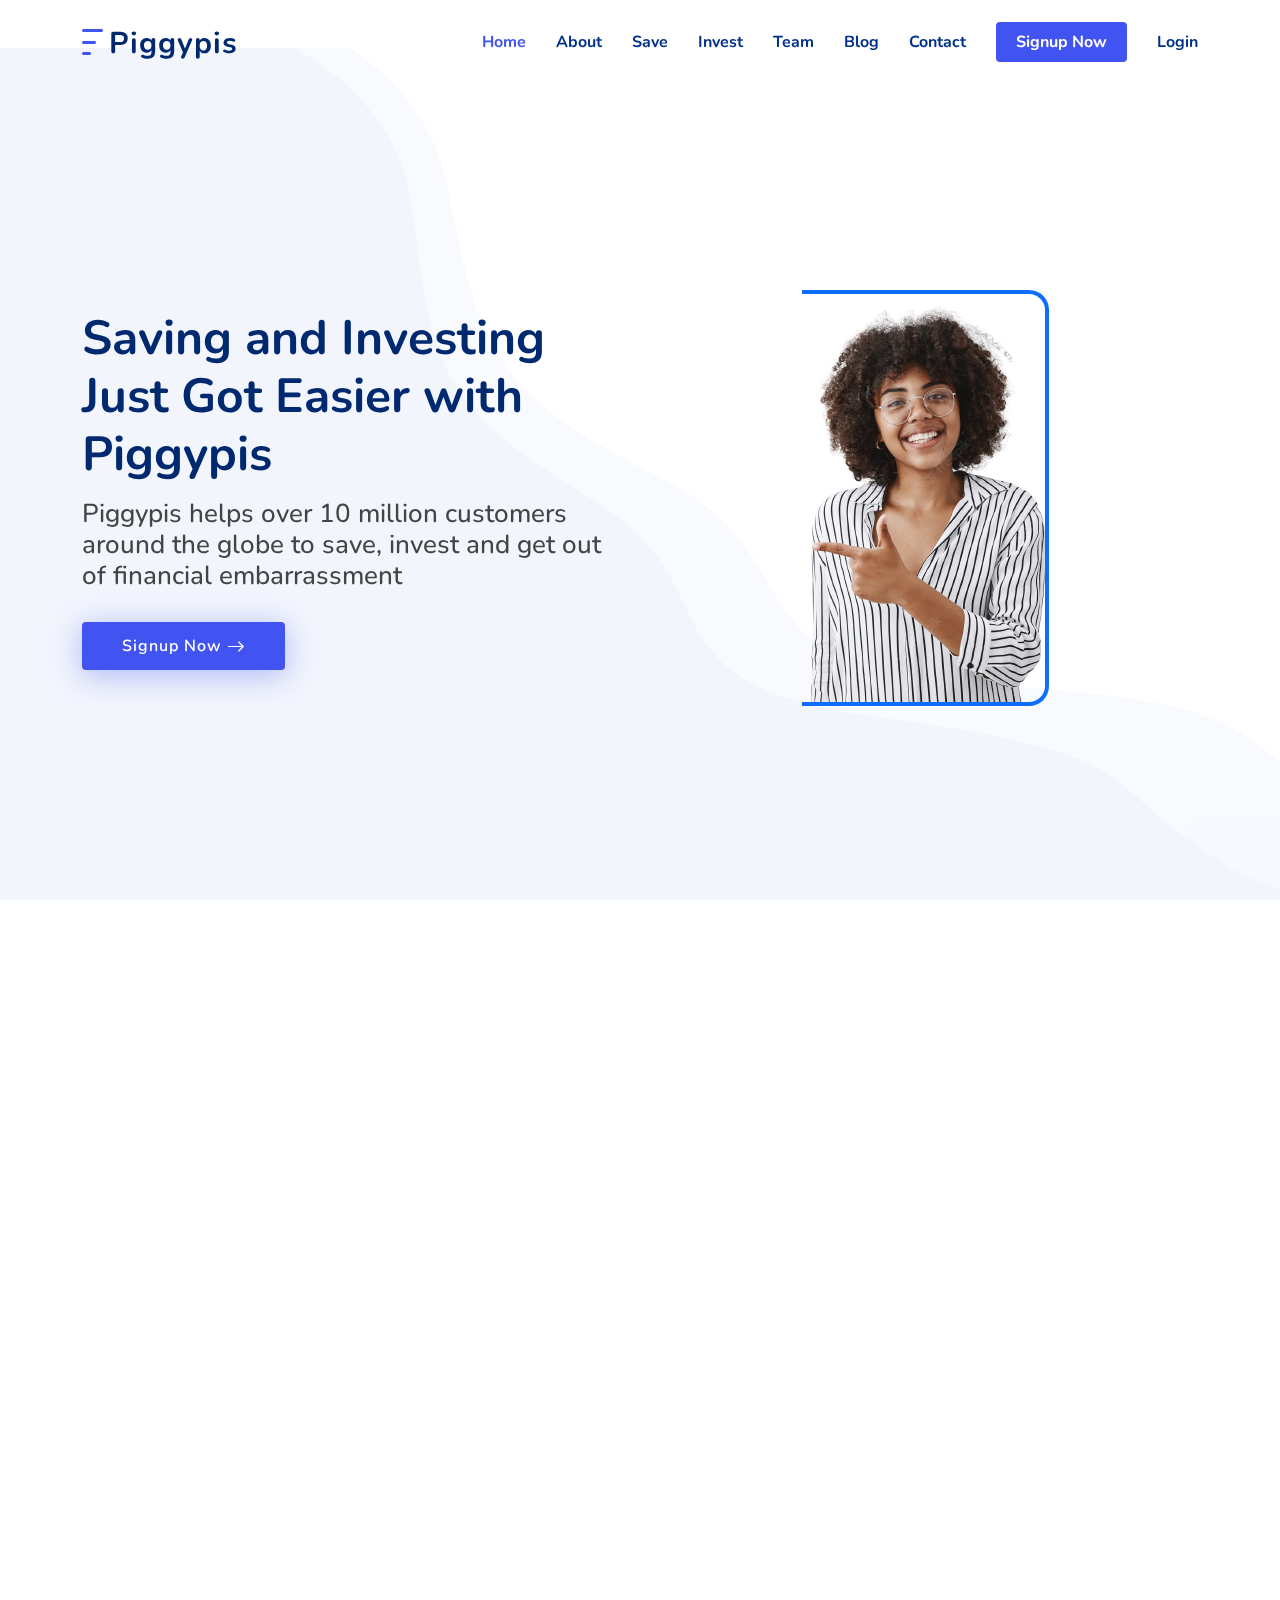
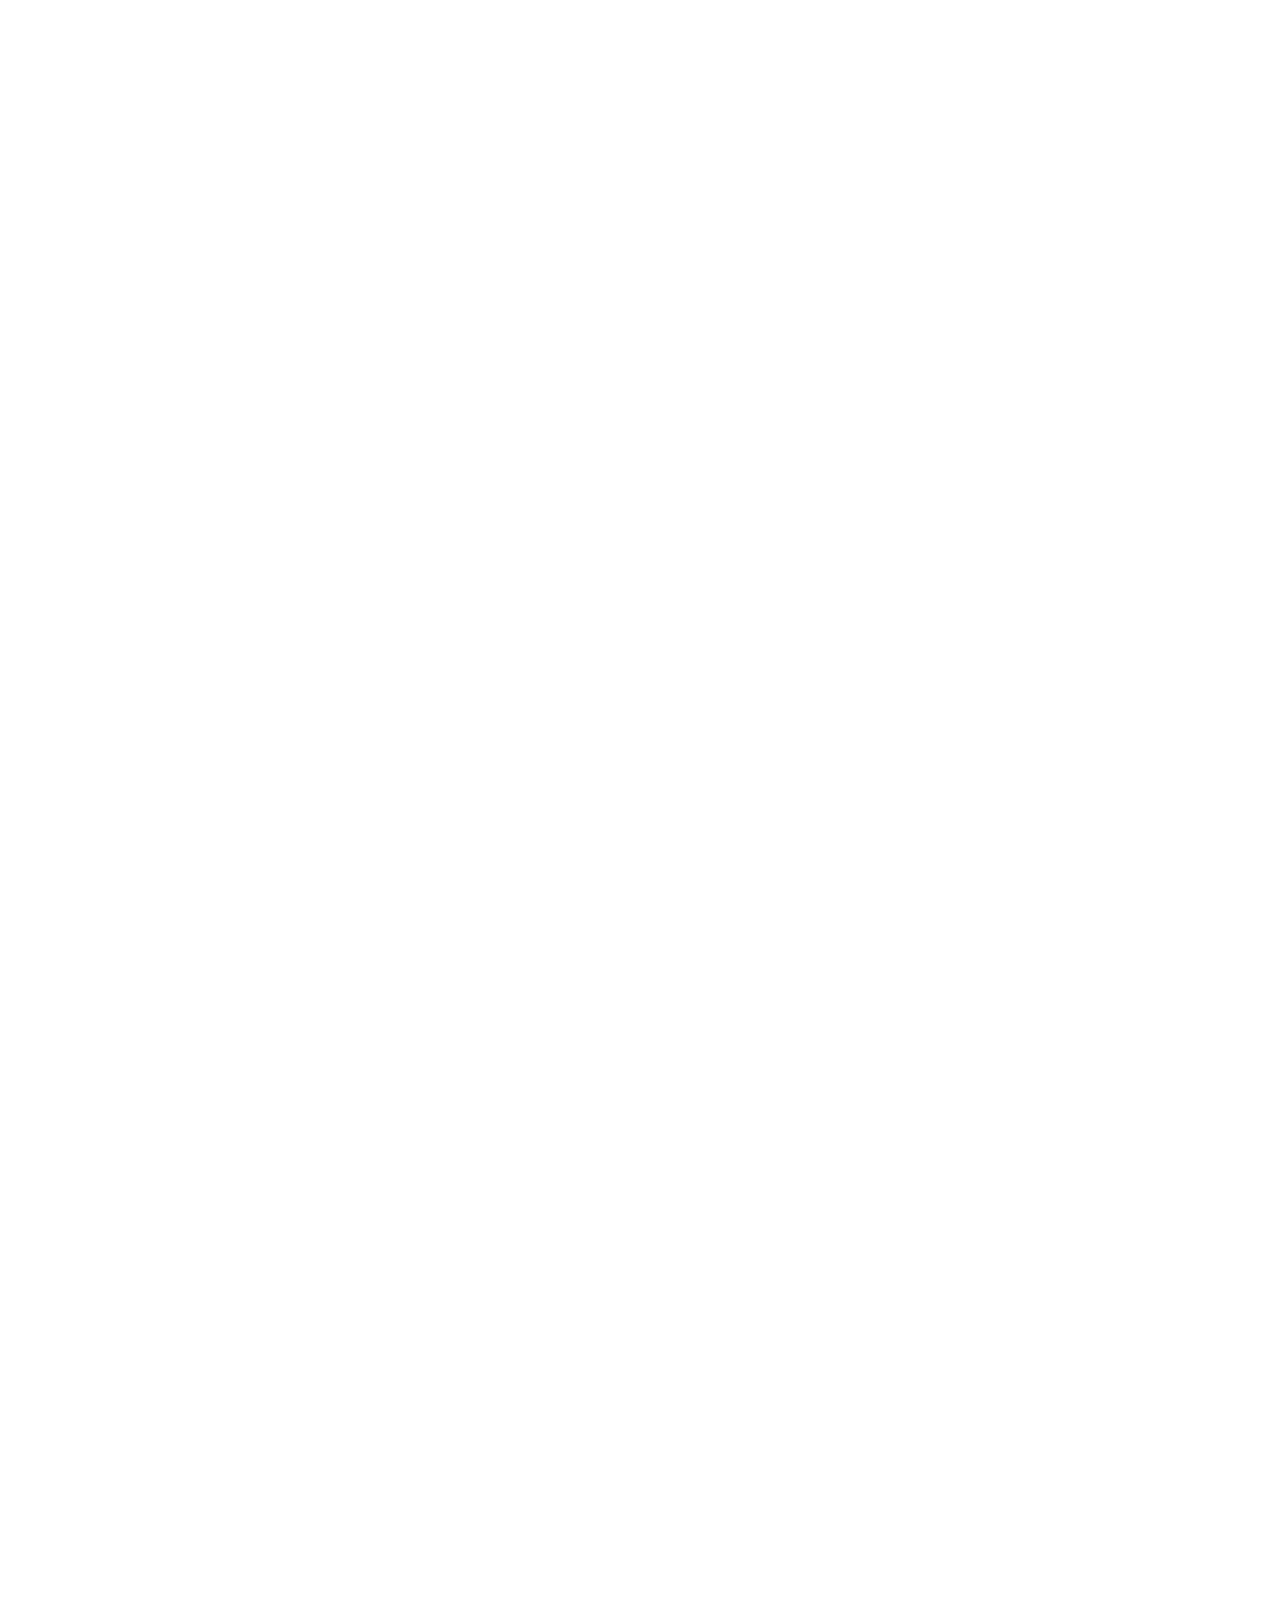
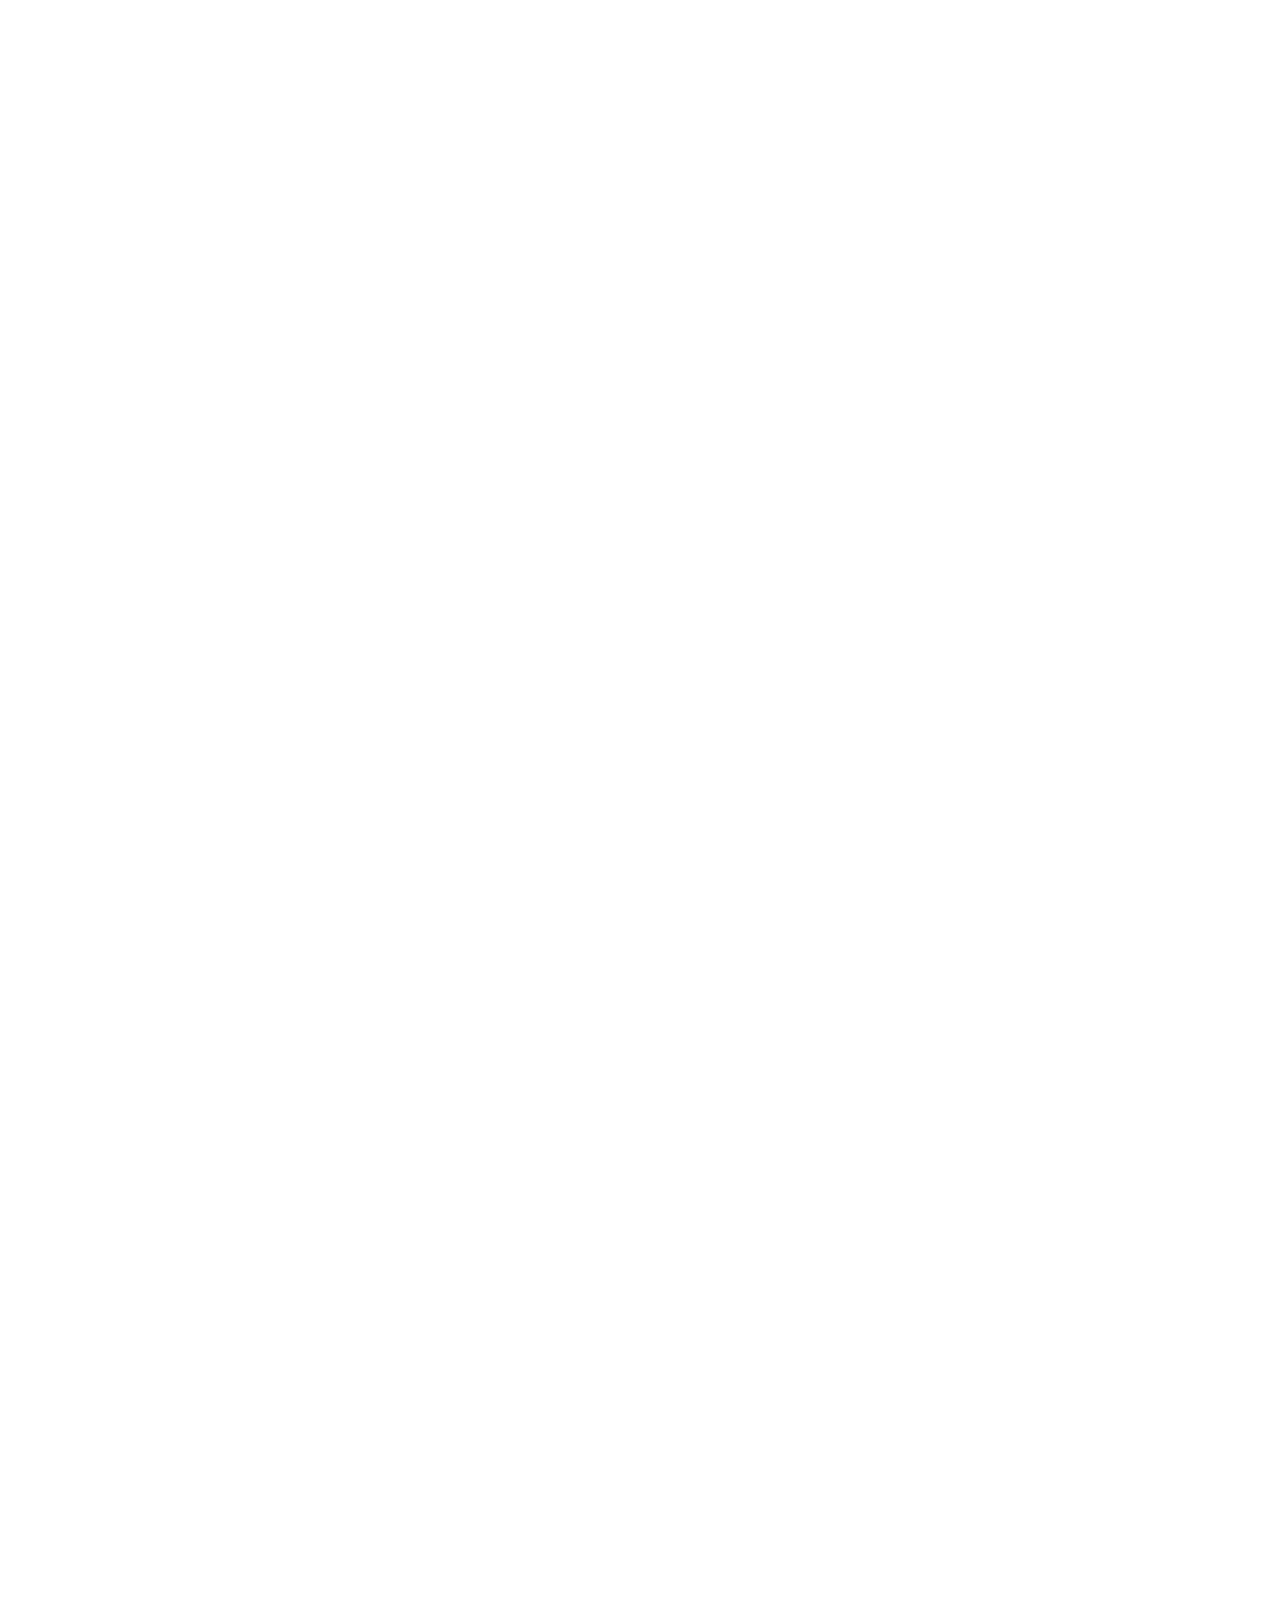
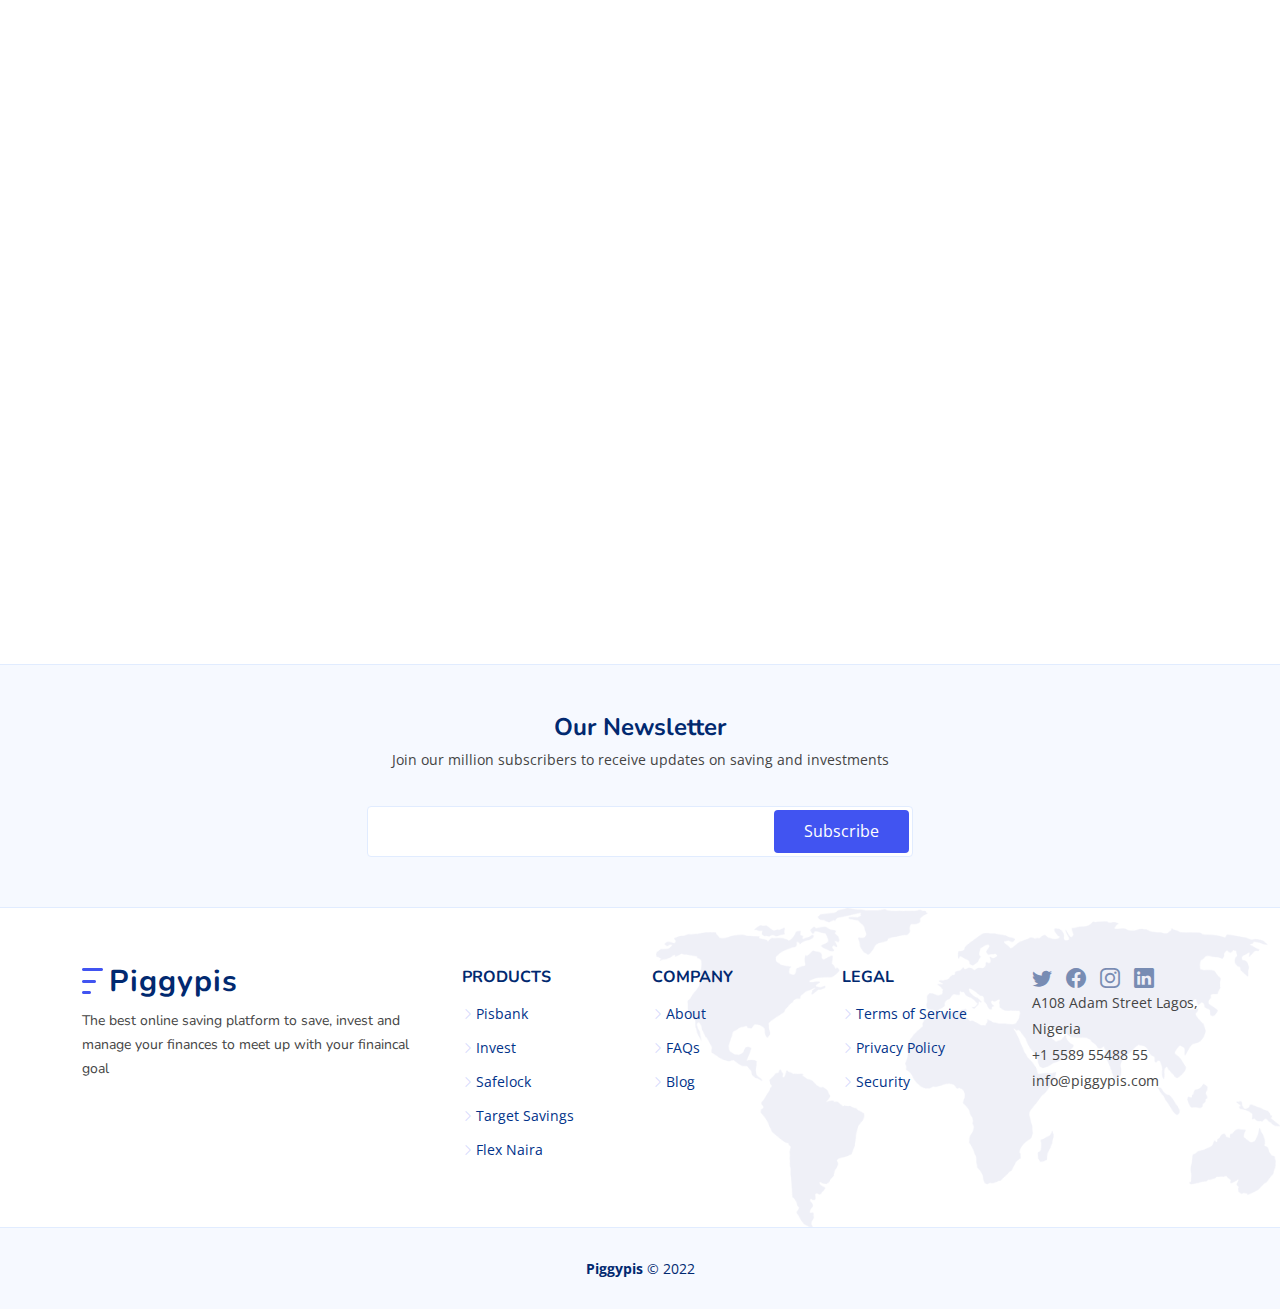
<file: index.html>
<!DOCTYPE html>
<html lang="en">

<head>
  <meta charset="utf-8">
  <meta content="width=device-width, initial-scale=1.0" name="viewport">

  <title>Piggypis - Home</title>
  <meta content="" name="description">

  <meta content="" name="keywords">

  <!-- Favicons -->
  <!-- <link href="assets/img/favicon.png" rel="icon"> -->
  <link href="assets/img/apple-touch-icon.png" rel="apple-touch-icon">

  <!-- Google Fonts -->
  <link href="https://fonts.googleapis.com/css?family=Open+Sans:300,300i,400,400i,600,600i,700,700i|Nunito:300,300i,400,400i,600,600i,700,700i|Poppins:300,300i,400,400i,500,500i,600,600i,700,700i" rel="stylesheet">

  <!-- Vendor CSS Files -->
  <link href="assets/vendor/aos/aos.css" rel="stylesheet">
  <link href="assets/vendor/bootstrap/css/bootstrap.min.css" rel="stylesheet">
  <link href="assets/vendor/bootstrap-icons/bootstrap-icons.css" rel="stylesheet">
  <link href="assets/vendor/glightbox/css/glightbox.min.css" rel="stylesheet">
  <link href="assets/vendor/remixicon/remixicon.css" rel="stylesheet">
  <link href="assets/vendor/swiper/swiper-bundle.min.css" rel="stylesheet">

  <!-- Template Main CSS File -->
  <link href="assets/css/style.css" rel="stylesheet">
</head>

<body>

  <!-- ======= Header ======= -->
  <header id="header" class="header fixed-top">
    <div class="container-fluid container-xl d-flex align-items-center justify-content-between">

      <a href="index.html" class="logo d-flex align-items-center">
        <img src="assets/img/logo.png" alt="">
        <span>Piggypis</span>
      </a>

      <nav id="navbar" class="navbar">
        <ul>
          <li><a class="nav-link scrollto active" href="#hero">Home</a></li>
          <li><a class="nav-link scrollto" href="#about">About</a></li>
          <li><a class="nav-link scrollto" href="#saving">Save</a></li>
          <li><a class="nav-link scrollto" href="#investment">Invest</a></li>
          <li><a class="nav-link scrollto" href="#team">Team</a></li>
          <li><a href="blog.html">Blog</a></li>
          <!-- <li class="dropdown"><a href="#"><span>Drop Down</span> <i class="bi bi-chevron-down"></i></a>
            <ul>
              <li><a href="#">Drop Down 1</a></li>
              <li class="dropdown"><a href="#"><span>Deep Drop Down</span> <i class="bi bi-chevron-right"></i></a>
                <ul>
                  <li><a href="#">Deep Drop Down 1</a></li>
                  <li><a href="#">Deep Drop Down 2</a></li>
                  <li><a href="#">Deep Drop Down 3</a></li>
                  <li><a href="#">Deep Drop Down 4</a></li>
                  <li><a href="#">Deep Drop Down 5</a></li>
                </ul>
              </li>
              <li><a href="#">Drop Down 2</a></li>
              <li><a href="#">Drop Down 3</a></li>
              <li><a href="#">Drop Down 4</a></li>
            </ul>
          </li> -->
          <li><a class="nav-link scrollto" href="#contact">Contact</a></li>
         
          <li><a class="getstarted scrollto" href="register.html">Signup Now</a></li>
          <li><a class="nav-link scrollto" href="login.html">Login</a></li>
        </ul>
        <i class="bi bi-list mobile-nav-toggle"></i>
      </nav><!-- .navbar -->

    </div>
  </header><!-- End Header -->

  <!-- ======= Hero Section ======= -->
  <section id="hero" class="hero d-flex align-items-center mt-5">

    <div class="container">
      <div class="row">
        <div class="col-lg-6 mb-3 d-flex flex-column justify-content-center">
          <h1 data-aos="fade-up">Saving and Investing Just Got Easier with Piggypis</h1>
          <h2 data-aos="fade-up" data-aos-delay="400">Piggypis helps over 10 million customers around the globe to save, invest and get out of financial embarrassment</h2>
          <div data-aos="fade-up" data-aos-delay="600">
            <div class="text-center text-lg-start">
              <a href="register.html" class="btn-get-started scrollto d-inline-flex align-items-center justify-content-center align-self-center">
                <span>Signup Now</span>
                <i class="bi bi-arrow-right"></i>
              </a>
            </div>
          </div>
        </div>
        <div class="col-lg-6 text-center" data-aos="zoom-out" data-aos-delay="200">
            <!-- <img src="assets/img/hero-img.png" class="img-fluid" alt=""> -->
            <img src="assets/img/banner-img-1.png" class="img-fluid border-bottom border-end border-top border-primary border-4" style="border-radius: 0 20px 20px 0 ;">    
        </div> 
      </div>
    </div>

  </section><!-- End Hero -->

  <main id="main">
    <!-- ======= About Section ======= -->
    <section id="about" class="about">

      <div class="container" data-aos="fade-up">
        <div class="row gx-0">

          <div class="col-lg-6 d-flex flex-column justify-content-center" data-aos="fade-up" data-aos-delay="200">
            <div class="content">
              <h2>Piggypis</h2>
              <p>
                Piggypis is a secure online savings and investment app physically located in Nigeria that gives its customers the ability
                to save, invest, manage and get out of finanical embarrassment.
              </p>
              <div class="text-center text-lg-start">
                <a href="#" class="btn-read-more d-inline-flex align-items-center justify-content-center align-self-center">
                  <span>Read More</span>
                  <i class="bi bi-arrow-right"></i>
                </a>
              </div>
            </div>
          </div>

          <div class="col-lg-6 d-flex align-items-center" data-aos="zoom-out" data-aos-delay="200">
            <img src="assets/img/about.jpg" class="img-fluid" alt="">
          </div>

        </div>
      </div>

    </section><!-- End About Section -->

     <!-- ======= Saving Section ======= -->
     <section id="saving" class="pricing">

      <div class="container" data-aos="fade-up">

        <header class="section-header">
          <p>Saving Plans</p>
        </header>

        <div class="row gy-4" data-aos="fade-left">

          <div class="col-lg-3 col-md-6" data-aos="zoom-in" data-aos-delay="100">
            <div class="box">
              <h3 style="color: #07d5c0;">Automated Saving</h3>
              <img src="assets/img/automated-img.png" class="img-fluid save-img" alt="">
              <p>
                Build a dedicated savings faster on your terms automatically or manually.
              </p>
              <a href="register.html" class="btn-buy">Start Saving</a>
            </div>
          </div>

          <div class="col-lg-3 col-md-6" data-aos="zoom-in" data-aos-delay="200">
            <div class="box">
              <h3 style="color: #65c600;">Fixed Saving</h3>
              <img src="assets/img/fixed-saving-img.png" class="img-fluid save-img" alt="">
              <p>
                Lock money away for a fixed duration with no access to it until maturity. It’s like having a custom fixed deposit.
              </p>
              <a href="register.html" class="btn-buy">Start Saving</a>
            </div>
          </div>

          <div class="col-lg-3 col-md-6" data-aos="zoom-in" data-aos-delay="300">
            <div class="box">
              <h3 style="color: #ff901c;">Flexible Savings</h3>
              <img src="assets/img/flexible-saving-img.png" class="img-fluid save-img" alt="">
             <p>
              Save, transfer, withdraw, manage and organise your money for free at any time.
             </p>
              <a href="register.html" class="btn-buy">Start Saving</a>
            </div>
          </div>

          <div class="col-lg-3 col-md-6" data-aos="zoom-in" data-aos-delay="400">
            <div class="box">
              <h3 style="color: #ff0071;">Goal-oriented Savings</h3>
              <img src="assets/img/goal-saving.png" class="img-fluid save-img" alt="">
              <p>
                Reach all your savings goals faster. Save towards multiple goals on your own or with a group.
              </p>
              <a href="register.html" class="btn-buy">Start Saving</a>
            </div>
          </div>
        </div>

      </div>

    </section><!-- End Saving Section -->

    <!-- ======= Investments Section ======= -->
    <section id="investment" class="features">

          <div class="container" data-aos="fade-up">
    
            <header class="section-header">
              <p>Secured Investment Opportunities</p>
            </header>
    
            <div class="row align-items-center">
    
              <div class="col-lg-6">
                <img src="assets/img/investment-img.png" class="img-fluid" alt="">
              </div>
    
              <div class="col-lg-6 mt-5 mt-lg-0 d-fle">
                <h3>
                  Access unlimited secured investment opportunities round the globe up to 25% returns.
                </h3>
                <div class="mb-5">
                  <a href="" class="text-primary">Learn more &nbsp; ></a>
                </div>
                <div class="text-center text-lg-start">
                  <a href="register.html" class="btn-get-started bg-primary rounded text-white px-3 py-2 scrollto d-inline-flex align-items-center justify-content-center align-self-center">
                    <span>Start Investing Now</span> &nbsp;
                    <i class="bi bi-arrow-right"></i>
                  </a>
                </div>
                
              </div>
    
            </div> <!-- / row -->    
          </div>
    
    </section>
    <!-- End Investments Section -->

           <!-- ======= Testimonials Section ======= -->
    <section id="testimonials" class="testimonials">

      <div class="container" data-aos="fade-up">

        <header class="section-header">
          <h2>Testimonials</h2>
          <p>What they are saying about Piggypis</p>
        </header>

        <div class="testimonials-slider swiper" data-aos="fade-up" data-aos-delay="200">
          <div class="swiper-wrapper">

            <div class="swiper-slide">
              <div class="testimonial-item">
                <div class="stars">
                  <i class="bi bi-star-fill"></i><i class="bi bi-star-fill"></i><i class="bi bi-star-fill"></i><i class="bi bi-star-fill"></i><i class="bi bi-star-fill"></i>
                </div>
                <p> 
                 At first, I really didn't know how to use Piggypis, but with one experience and trying it out myself, I am good.
                 It's totally a blessing to me and every other Young person. God bless Piggypis.
                </p>
                <div class="profile mt-auto">
                  <img src="assets/img/testimonials/testimonials-1.jpg" class="testimonial-img" alt="">
                  <h3>Saul Goodman</h3>
                  <h4>Student &amp; Business Owner</h4>
                </div>
              </div>
            </div><!-- End testimonial item -->

            <div class="swiper-slide">
              <div class="testimonial-item">
                <div class="stars">
                  <i class="bi bi-star-fill"></i><i class="bi bi-star-fill"></i><i class="bi bi-star-fill"></i><i class="bi bi-star-fill"></i><i class="bi bi-star-fill"></i>
                </div>
                <p>
                  Piggypis has helped me curtail some spending habits and has helped me save. Thank you Piggypis
                </p>
                <div class="profile mt-auto">
                  <img src="assets/img/testimonials/testimonials-2.jpg" class="testimonial-img" alt="">
                  <h3>Sara Wilsson</h3>
                  <h4>Designer</h4>
                </div>
              </div>
            </div><!-- End testimonial item -->

            <div class="swiper-slide">
              <div class="testimonial-item">
                <div class="stars">
                  <i class="bi bi-star-fill"></i><i class="bi bi-star-fill"></i><i class="bi bi-star-fill"></i><i class="bi bi-star-fill"></i><i class="bi bi-star-fill"></i>
                </div>
                <p>
                  Piggypis has helped me realize the easiest and fastest way to save money without bank issues
                  My aunt and uncle are also thankful to Piggypis.
                </p>
                <div class="profile mt-auto">
                  <img src="assets/img/testimonials/testimonials-3.jpg" class="testimonial-img" alt="">
                  <h3>Joy Snow</h3>
                  <h4>Store Owner</h4>
                </div>
              </div>
            </div><!-- End testimonial item -->

            <div class="swiper-slide">
              <div class="testimonial-item">
                <div class="stars">
                  <i class="bi bi-star-fill"></i><i class="bi bi-star-fill"></i><i class="bi bi-star-fill"></i><i class="bi bi-star-fill"></i><i class="bi bi-star-fill"></i>
                </div>
                <p>
                  I heard about Piggypis from my friend, so I decided to try it out to improve my saving habits and it has worked quite well so far.
                </p>
                <div class="profile mt-auto">
                  <img src="assets/img/testimonials/testimonials-4.jpg" class="testimonial-img" alt="">
                  <h3>Tony Green</h3>
                  <h4>Freelancer</h4>
                </div>
              </div>
            </div><!-- End testimonial item -->

            <div class="swiper-slide">
              <div class="testimonial-item">
                <div class="stars">
                  <i class="bi bi-star-fill"></i><i class="bi bi-star-fill"></i><i class="bi bi-star-fill"></i><i class="bi bi-star-fill"></i><i class="bi bi-star-fill"></i>
                </div>
                <p>
                  I securely saved huge money to start up my dream business. This was made possible by Piggypis. Thanks to Piggypis.
                </p>
                <div class="profile mt-auto">
                  <img src="assets/img/testimonials/testimonials-5.jpg" class="testimonial-img" alt="">
                  <h3>Oluchi Cassidy</h3>
                  <h4>Entrepreneur</h4>
                </div>
              </div>
            </div><!-- End testimonial item -->

          </div>
          <div class="swiper-pagination"></div>
        </div>

      </div>

    </section>
    <!-- End Testimonials Section -->

    <!-- ========= Application Section ======= -->
    <section id="application" class="application">
    <div class="container" data-aos="fade-up">
      <div class="row align-items-center">
        <div class="col-sm-6 text-center">
          <img src="assets/img/join-saving-img.png" class="img-fluid w-75" alt="">
        </div>
        <div class="col-sm-6 text-center">
          <h3>Join millions of our customers to securely save, <br> invest, and grow  financially</h3>
          <div class="d-flex align-items-center justify-content-center">
            <a href="register.html" class="btn btn-primary mt-5">Signup Now</a>
          </div>
        </div>
      </div>
    </div>
    </section>
    <!-- ========= End Application Section ======= -->


    <!-- ======= F.A.Q Section ======= -->
    <section id="faq" class="faq">

      <div class="container" data-aos="fade-up">

        <header class="section-header">
          <p>Frequently Asked Questions</p>
        </header>

        <div class="row">
          <div class="col-lg-6">
            <!-- F.A.Q List 1-->
            <div class="accordion accordion-flush" id="faqlist1">
              <div class="accordion-item">
                <h2 class="accordion-header">
                  <button class="accordion-button collapsed" type="button" data-bs-toggle="collapse" data-bs-target="#faq-content-1">
                    What is Piggypis?
                  </button>
                </h2>
                <div id="faq-content-1" class="accordion-collapse collapse" data-bs-parent="#faqlist1">
                  <div class="accordion-body">
                    Piggypis is a secure online savings and investment app in Nigeria that gives its customers the ability to save,
                     invest, manage and get out of finanical embarrassment and grow your wealth.
                  </div>
                </div>
              </div>

              <div class="accordion-item">
                <h2 class="accordion-header">
                  <button class="accordion-button collapsed" type="button" data-bs-toggle="collapse" data-bs-target="#faq-content-2">
                    How do I know what plan is right for me?
                  </button>
                </h2>
                <div id="faq-content-2" class="accordion-collapse collapse" data-bs-parent="#faqlist1">
                  <div class="accordion-body">
                    If you're saving towards a particular goal such as rent or travel, Target Savings is a great option. You can invite friends and make it a fun challenge to smash all your financial goals. 
                    If you're looking for something geared towards the long term, The SafeLock feature is perfect for you. With higher interest rates, you could lock away funds you don't need access to and make even more money by doing so. 
                    If you're looking to get started on investments or diversify your portfolio, then pre-vetted, low-risk investment opportunities are regularly available on Investify to help you grow your money.
                  </div>
                </div>
              </div>

              <div class="accordion-item">
                <h2 class="accordion-header">
                  <button class="accordion-button collapsed" type="button" data-bs-toggle="collapse" data-bs-target="#faq-content-3">
                    How do I start saving on Piggypis?
                  </button>
                </h2>
                <div id="faq-content-3" class="accordion-collapse collapse" data-bs-parent="#faqlist1">
                  <div class="accordion-body">
                    To start saving on Piggypis:
                    Visit the website or download the app to create an account.Set up your withdrawal account details; this is the bank account that funds you withdraw will get sent to.Enter your debit card details to activate your account and then make your first deposit. (You may use a MasterCard, Visa or Verve card from any Nigerian bank). You may now proceed to use any of the Savings Plans to start your daily, weekly or monthly savings.
                  </div>
                </div>
              </div>

            </div>
          </div>

          <div class="col-lg-6">

            <!-- F.A.Q List 2-->
            <div class="accordion accordion-flush" id="faqlist2">

              <div class="accordion-item">
                <h2 class="accordion-header">
                  <button class="accordion-button collapsed" type="button" data-bs-toggle="collapse" data-bs-target="#faq2-content-1">
                    Are there bank charges when you deduct from my account?
                  </button>
                </h2>
                <div id="faq2-content-1" class="accordion-collapse collapse" data-bs-parent="#faqlist2">
                  <div class="accordion-body">
                    No! it's completely FREE. There are no bank charges for transferring money to your Piggypis account.
                  </div>
                </div>
              </div>

              <div class="accordion-item">
                <h2 class="accordion-header">
                  <button class="accordion-button collapsed" type="button" data-bs-toggle="collapse" data-bs-target="#faq2-content-2">
                    How much can I start with?
                  </button>
                </h2>
                <div id="faq2-content-2" class="accordion-collapse collapse" data-bs-parent="#faqlist2">
                  <div class="accordion-body">
                    You can ONLY save between:
                    N50 - N50,000 daily,
                    N800 - N200,000 weekly, 
                    or N3,000 - N500,000 monthly
                    
                    However, you can always top up your savings at any time using the Quicksave option which allows you to add up to N500,000 per time.
                  </div>
                </div>
              </div>

              <div class="accordion-item">
                <h2 class="accordion-header">
                  <button class="accordion-button collapsed" type="button" data-bs-toggle="collapse" data-bs-target="#faq2-content-3">
                    How safe is Piggypis?
                  </button>
                </h2>
                <div id="faq2-content-3" class="accordion-collapse collapse" data-bs-parent="#faqlist2">
                  <div class="accordion-body">
                    All financial information is encrypted and stored to PCIDSS Level 1 compliant standards. PCIDSS Level 1 compliance is a set of rules stated by credit card companies and audited by an independent third party.
                    It is the highest possible rating one can get in the electronic payment processing industry. Additionally, all transmission to our banking partner and on our site is via an encrypted 256-bit HTTPS SSL connection.
                  </div>
                </div>
              </div>

            </div>
          </div>

        </div>

      </div>

    </section><!-- End F.A.Q Section -->

 
    <!-- ======= Team Section ======= -->
    <section id="team" class="team">

      <div class="container" data-aos="fade-up">

        <header class="section-header">
          <p>Our Hardworking Team</p>
        </header>

        <div class="row gy-4">

          <div class="col-lg-3 col-md-6 d-flex align-items-stretch" data-aos="fade-up" data-aos-delay="100">
            <div class="member">
              <div class="member-img">
                <img src="assets/img/team/team-1.jpg" class="img-fluid" alt="">
                <div class="social">
                  <a href=""><i class="bi bi-twitter"></i></a>
                  <a href=""><i class="bi bi-facebook"></i></a>
                  <a href=""><i class="bi bi-instagram"></i></a>
                  <a href=""><i class="bi bi-linkedin"></i></a>
                </div>
              </div>
              <div class="member-info">
                <h4>Walter White</h4>
                <span>Chief Executive Officer</span>
                <!-- <p>Velit aut quia fugit et et. Dolorum ea voluptate vel tempore tenetur ipsa quae aut. Ipsum exercitationem iure minima enim corporis et voluptate.</p> -->
              </div>
            </div>
          </div>

          <div class="col-lg-3 col-md-6 d-flex align-items-stretch" data-aos="fade-up" data-aos-delay="200">
            <div class="member">
              <div class="member-img">
                <img src="assets/img/team/team-2.jpg" class="img-fluid" alt="">
                <div class="social">
                  <a href=""><i class="bi bi-twitter"></i></a>
                  <a href=""><i class="bi bi-facebook"></i></a>
                  <a href=""><i class="bi bi-instagram"></i></a>
                  <a href=""><i class="bi bi-linkedin"></i></a>
                </div>
              </div>
              <div class="member-info">
                <h4>Sarah Jhonson</h4>
                <span>Product Manager</span>
                <!-- <p>Quo esse repellendus quia id. Est eum et accusantium pariatur fugit nihil minima suscipit corporis. Voluptate sed quas reiciendis animi neque sapiente.</p> -->
              </div>
            </div>
          </div>

          <div class="col-lg-3 col-md-6 d-flex align-items-stretch" data-aos="fade-up" data-aos-delay="300">
            <div class="member">
              <div class="member-img">
                <img src="assets/img/team/team-3.jpg" class="img-fluid" alt="">
                <div class="social">
                  <a href=""><i class="bi bi-twitter"></i></a>
                  <a href=""><i class="bi bi-facebook"></i></a>
                  <a href=""><i class="bi bi-instagram"></i></a>
                  <a href=""><i class="bi bi-linkedin"></i></a>
                </div>
              </div>
              <div class="member-info">
                <h4>William Anderson</h4>
                <span>CTO</span>
                <!-- <p>Vero omnis enim consequatur. Voluptas consectetur unde qui molestiae deserunt. Voluptates enim aut architecto porro aspernatur molestiae modi.</p> -->
              </div>
            </div>
          </div>

          <div class="col-lg-3 col-md-6 d-flex align-items-stretch" data-aos="fade-up" data-aos-delay="400">
            <div class="member">
              <div class="member-img">
                <img src="assets/img/team/team-4.jpg" class="img-fluid" alt="">
                <div class="social">
                  <a href=""><i class="bi bi-twitter"></i></a>
                  <a href=""><i class="bi bi-facebook"></i></a>
                  <a href=""><i class="bi bi-instagram"></i></a>
                  <a href=""><i class="bi bi-linkedin"></i></a>
                </div>
              </div>
              <div class="member-info">
                <h4>Amanda Jepson</h4>
                <span>Accountant</span>
                <!-- <p>Rerum voluptate non adipisci animi distinctio et deserunt amet voluptas. Quia aut aliquid doloremque ut possimus ipsum officia.</p> -->
              </div>
            </div>
          </div>

        </div>

      </div>

    </section><!-- End Team Section -->

    <!-- ======= Contact Section ======= -->
    <section id="contact" class="contact">

      <div class="container" data-aos="fade-up">

        <header class="section-header">
          <p>Contact Us</p>
        </header>

        <div class="row gy-4">

          <div class="col-lg-6">

            <div class="row gy-4">
              <div class="col-md-6">
                <div class="info-box">
                  <i class="bi bi-geo-alt"></i>
                  <h3>Address</h3>
                  <p>A108 Adam Street,<br>Lagos, Nigeria</p>
                </div>
              </div>
              <div class="col-md-6">
                <div class="info-box">
                  <i class="bi bi-telephone"></i>
                  <h3>Call Us</h3>
                  <p>+2348123475876<br>+234789809844</p>
                </div>
              </div>
              <div class="col-md-6">
                <div class="info-box">
                  <i class="bi bi-envelope"></i>
                  <h3>Email Us</h3>
                  <p>info@piggypis.com<br>contact@piggypis.com</p>
                </div>
              </div>
              <div class="col-md-6">
                <div class="info-box">
                  <i class="bi bi-clock"></i>
                  <h3>Open Hours</h3>
                  <p class="text-centr">24/7<br> 365 days</p>
                </div>
              </div>
            </div>

          </div>

          <div class="col-lg-6">
            <form action="forms/contact.php" method="post" class="php-email-form">
              <div class="row gy-4">

                <div class="col-md-6">
                  <input type="text" name="name" class="form-control" placeholder="Your Name" required>
                </div>

                <div class="col-md-6 ">
                  <input type="email" class="form-control" name="email" placeholder="Your Email" required>
                </div>

                <div class="col-md-12">
                  <input type="text" class="form-control" name="subject" placeholder="Subject" required>
                </div>

                <div class="col-md-12">
                  <textarea class="form-control" name="message" rows="6" placeholder="Message" required></textarea>
                </div>

                <div class="col-md-12 text-center">
                  <div class="loading">Loading</div>
                  <div class="error-message"></div>
                  <div class="sent-message">Your message has been sent. Thank you!</div>

                  <button type="submit">Send Message</button>
                </div>

              </div>
            </form>

          </div>

        </div>

      </div>

    </section><!-- End Contact Section -->

  </main><!-- End #main -->

  <!-- ======= Footer ======= -->
  <footer id="footer" class="footer">

    <div class="footer-newsletter">
      <div class="container">
        <div class="row justify-content-center">
          <div class="col-lg-12 text-center">
            <h4>Our Newsletter</h4>
            <p>Join our million subscribers to receive updates on saving and investments</p>
          </div>
          <div class="col-lg-6">
            <form action="" method="post">
              <input type="email" name="email"><input type="submit" value="Subscribe">
            </form>
          </div>
        </div>
      </div>
    </div>

    <div class="footer-top">
      <div class="container">
        <div class="row gy-4">
          <div class="col-lg-4 col-md-12 footer-info">
            <a href="index.html" class="logo d-flex align-items-center">
              <img src="assets/img/logo.png" alt="">
              <span>Piggypis</span>
            </a>
            <p>The best online saving platform to save, invest and  <br> manage your  finances to meet up with your finaincal goal</p>
            
          </div>

          <div class="col-lg-2 col-6 footer-links">
            <h4>Products</h4>
            <ul>
              <li><i class="bi bi-chevron-right"></i> <a href="#">Pisbank</a></li>
              <li><i class="bi bi-chevron-right"></i> <a href="#">Invest</a></li>
              <li><i class="bi bi-chevron-right"></i> <a href="#">Safelock</a></li>
              <li><i class="bi bi-chevron-right"></i> <a href="#">Target Savings</a></li>
              <li><i class="bi bi-chevron-right"></i> <a href="#">Flex Naira</a></li>
            </ul>
          </div>

          <div class="col-lg-2 col-6 footer-links">
            <h4>Company</h4>
            <ul>
              <li><i class="bi bi-chevron-right"></i> <a href="#">About</a></li>
              <li><i class="bi bi-chevron-right"></i> <a href="#">FAQs</a></li>
              <li><i class="bi bi-chevron-right"></i> <a href="#">Blog</a></li>
            </ul>
          </div>
          <div class="col-lg-2 col-6 footer-links">
            <h4>Legal</h4>
            <ul>
              <li><i class="bi bi-chevron-right"></i> <a href="#">Terms of Service</a></li>
              <li><i class="bi bi-chevron-right"></i> <a href="#">Privacy Policy</a></li>
              <li><i class="bi bi-chevron-right"></i> <a href="#">Security</a></li>
            </ul>
          </div>

          <div class="col-lg-2 col-6 footer-contact text-right text-md-start">
            <div class="social-links">
              <a href="#" class="twitter"><i class="bi bi-twitter"></i></a>
              <a href="#" class="facebook"><i class="bi bi-facebook"></i></a>
              <a href="#" class="instagram"><i class="bi bi-instagram"></i></a>
              <a href="#" class="linkedin"><i class="bi bi-linkedin"></i></a>
            </div>
            <p>
              A108 Adam Street 
              Lagos, Nigeria<br>
              +1 5589 55488 55<br>
              info@piggypis.com<br>
            </p>

          </div>

        </div>
      </div>
    </div>

    <div class="container">
      <div class="copyright">
         <strong><span>Piggypis</span></strong> &copy; 2022
      </div>
    </div>
  </footer><!-- End Footer -->

  <a href="#" class="back-to-top d-flex align-items-center justify-content-center"><i class="bi bi-arrow-up-short"></i></a>

  <!-- Vendor JS Files -->
  <script src="assets/vendor/purecounter/purecounter_vanilla.js"></script>
  <script src="assets/vendor/aos/aos.js"></script>
  <script src="assets/vendor/bootstrap/js/bootstrap.bundle.min.js"></script>
  <script src="assets/vendor/glightbox/js/glightbox.min.js"></script>
  <script src="assets/vendor/isotope-layout/isotope.pkgd.min.js"></script>
  <script src="assets/vendor/swiper/swiper-bundle.min.js"></script>
  <script src="assets/vendor/php-email-form/validate.js"></script>

  <!-- Template Main JS File -->
  <script src="assets/js/main.js"></script>

</body>

</html>
</file>
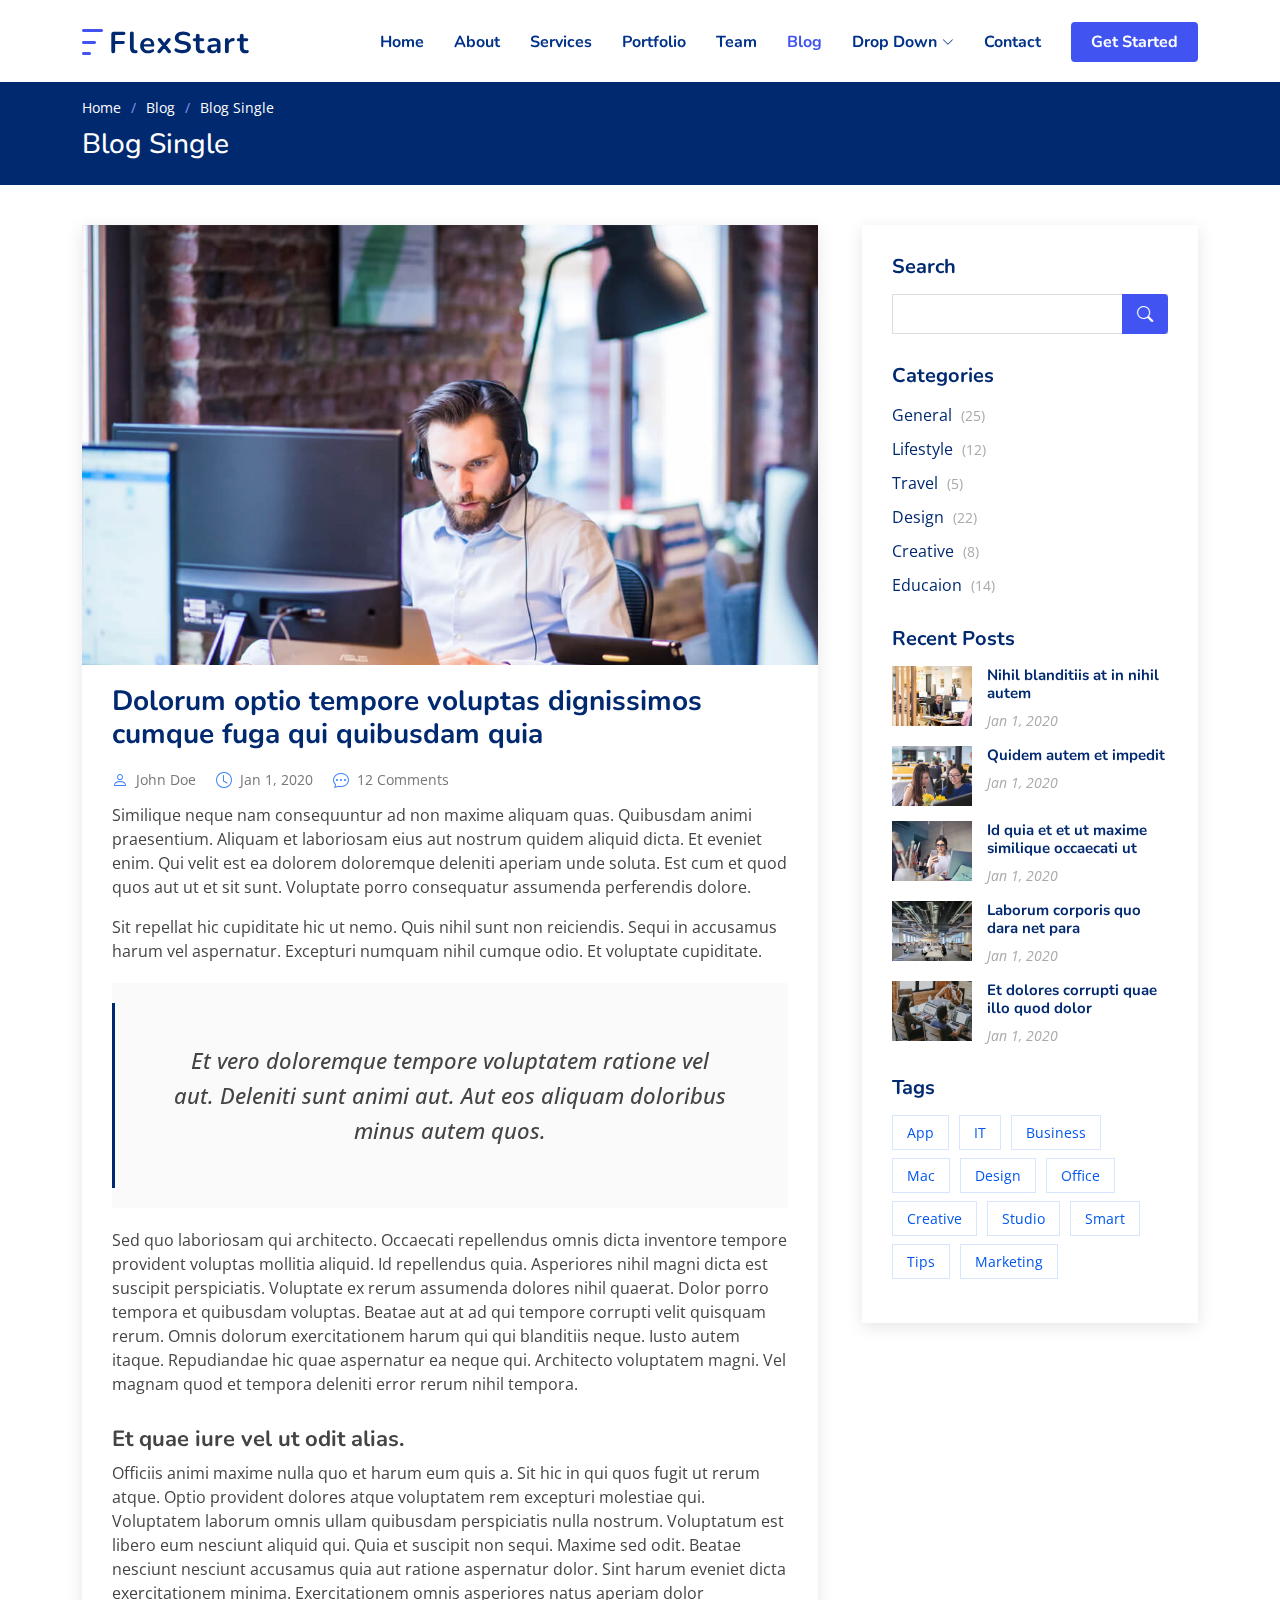
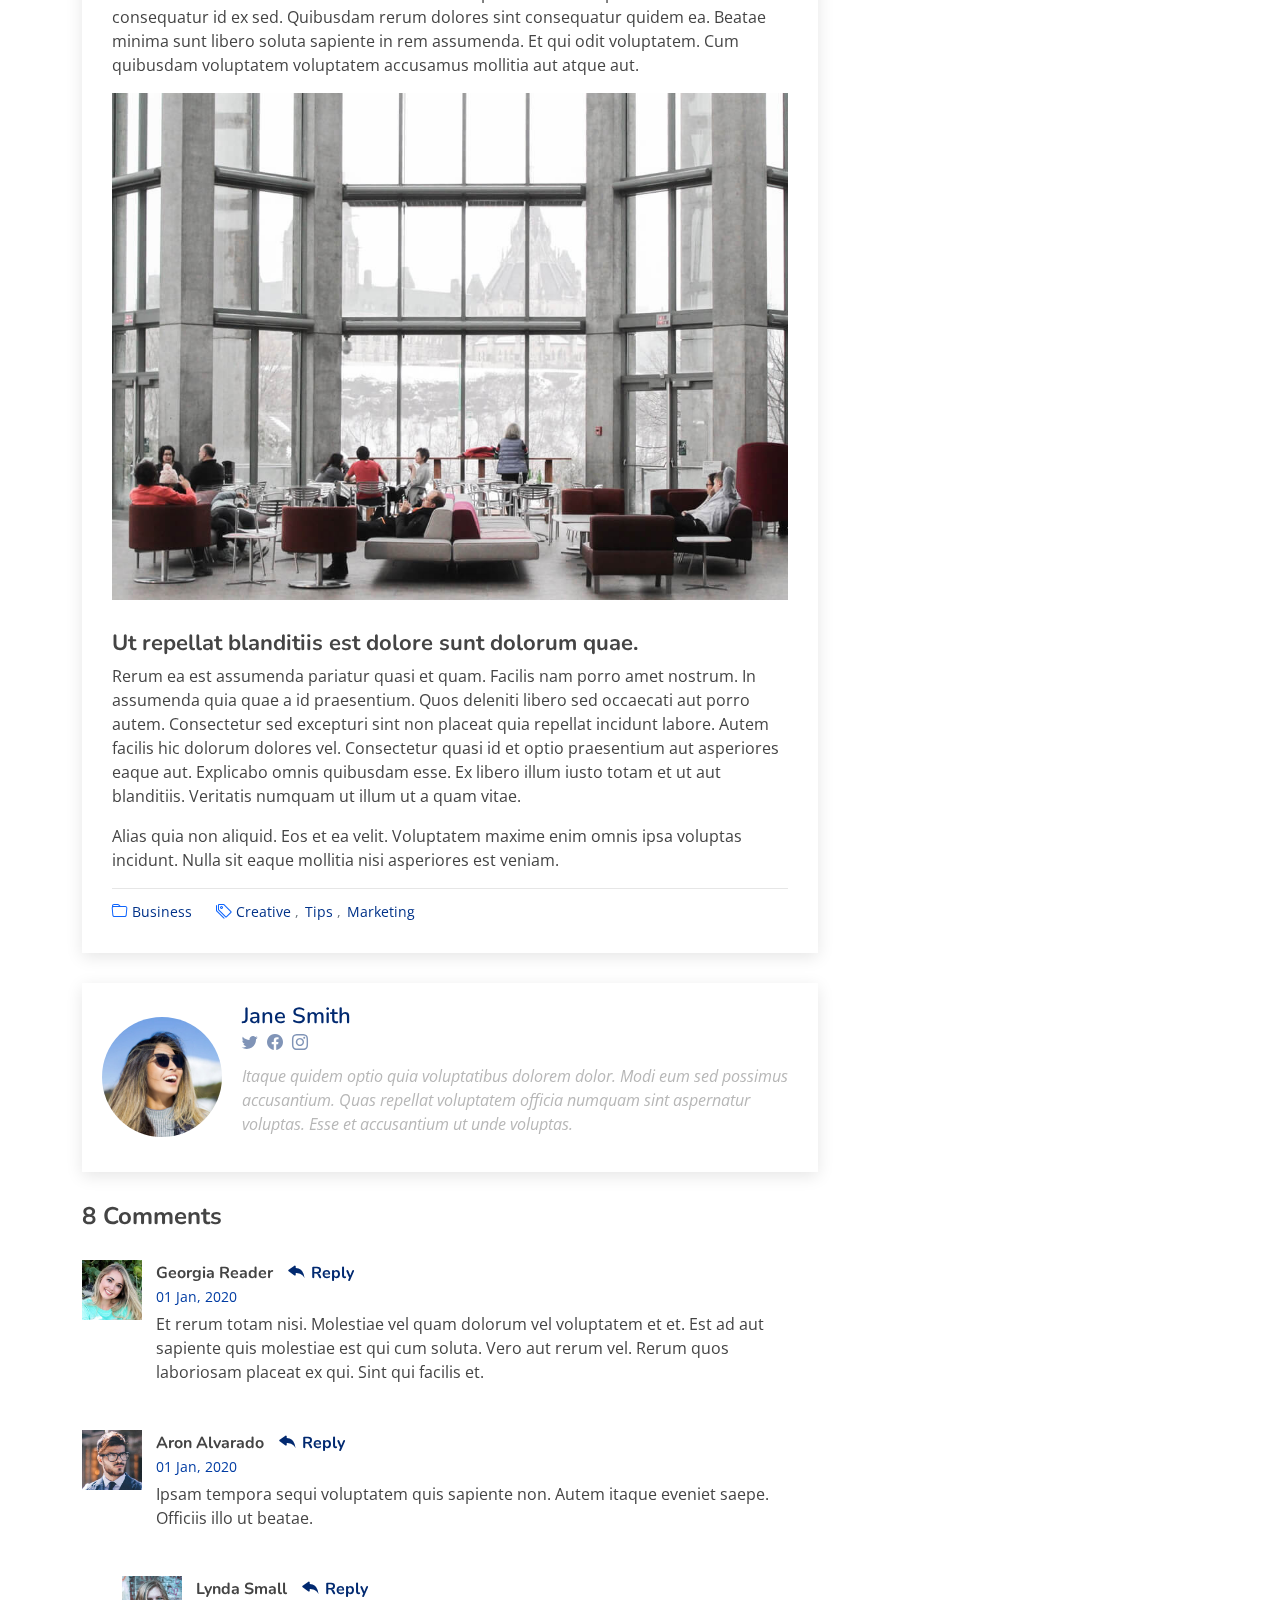
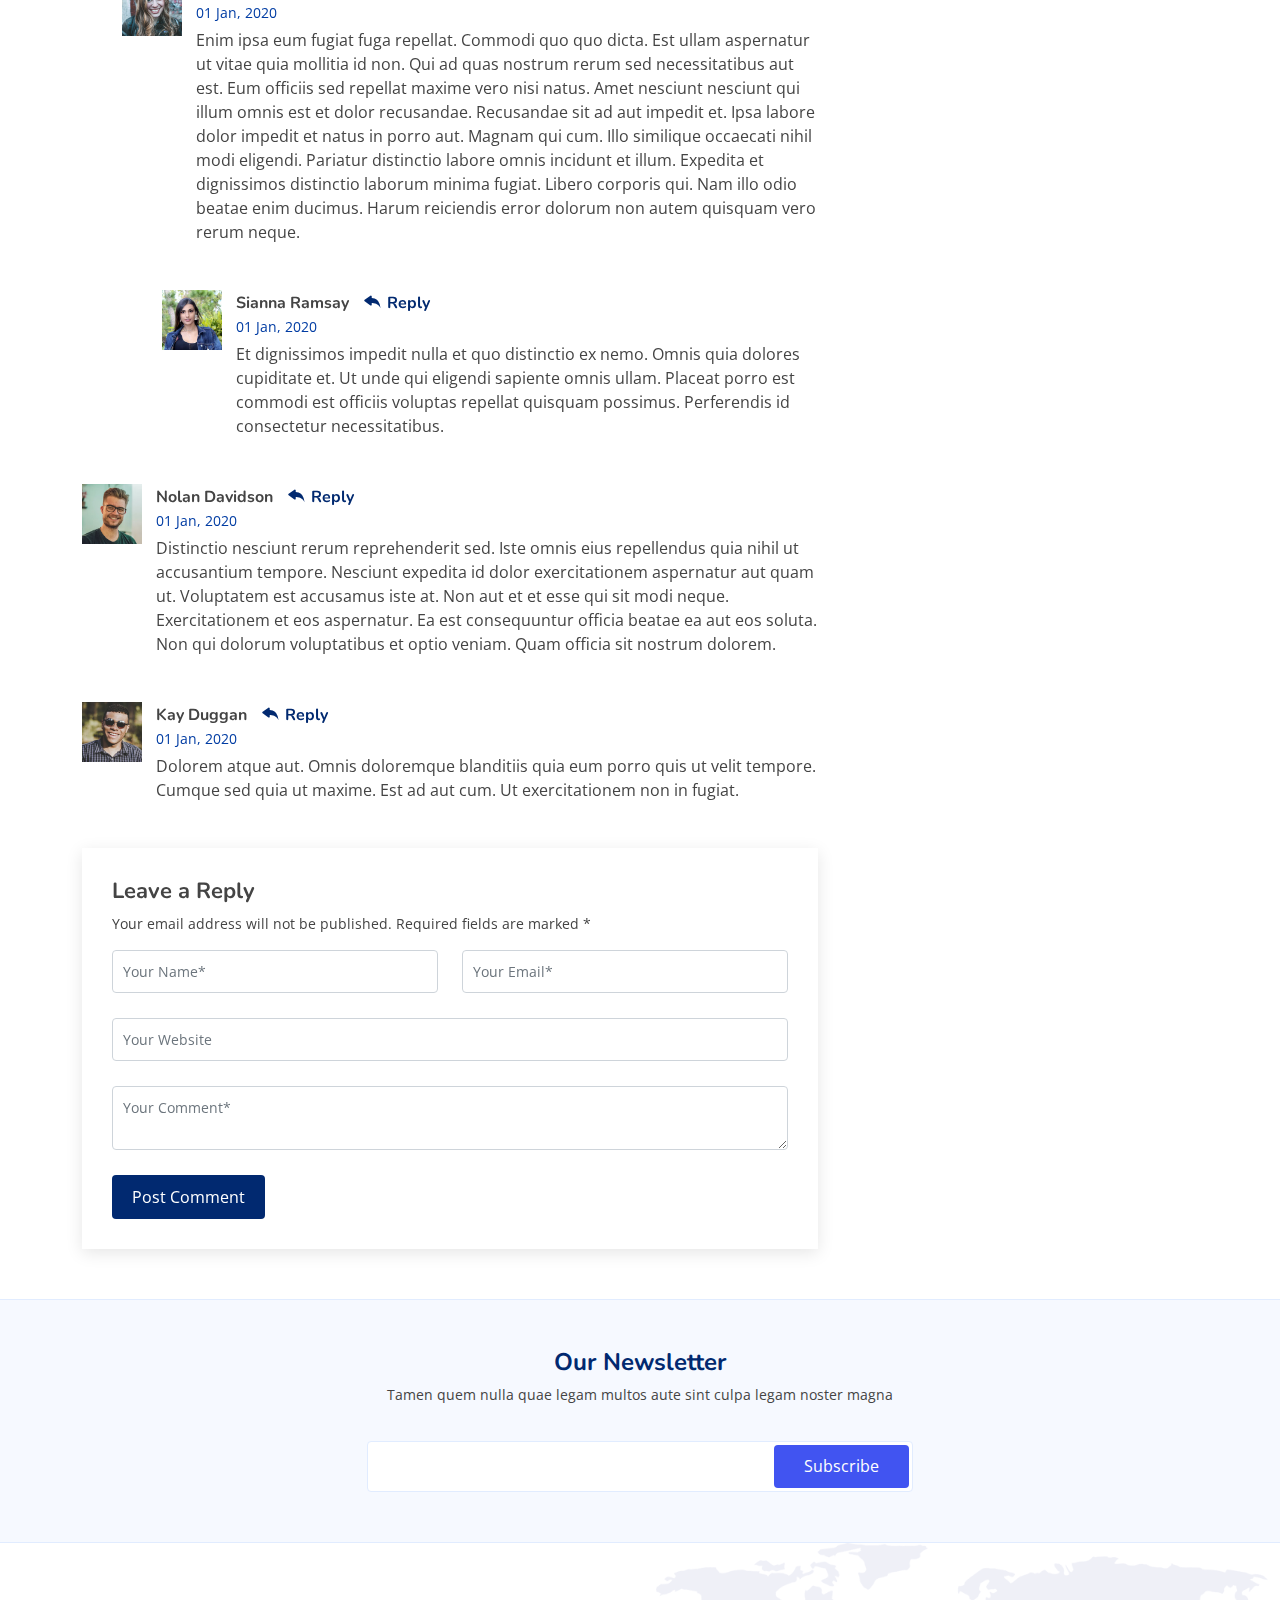
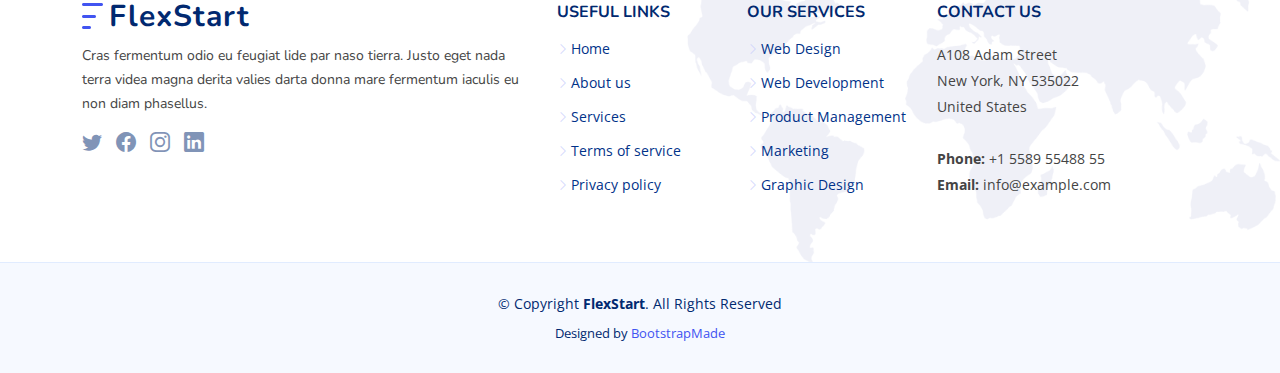
<file: blog-single.html>
<!DOCTYPE html>
<html lang="en">

<head>
  <meta charset="utf-8">
  <meta content="width=device-width, initial-scale=1.0" name="viewport">

  <title>Blog Single - FlexStart Bootstrap Template</title>
  <meta content="" name="description">
  <meta content="" name="keywords">

  <!-- Favicons -->
  <link href="assets/img/favicon.png" rel="icon">
  <link href="assets/img/apple-touch-icon.png" rel="apple-touch-icon">

  <!-- Google Fonts -->
  <link href="https://fonts.googleapis.com/css?family=Open+Sans:300,300i,400,400i,600,600i,700,700i|Nunito:300,300i,400,400i,600,600i,700,700i|Poppins:300,300i,400,400i,500,500i,600,600i,700,700i" rel="stylesheet">

  <!-- Vendor CSS Files -->
  <link href="assets/vendor/aos/aos.css" rel="stylesheet">
  <link href="assets/vendor/bootstrap/css/bootstrap.min.css" rel="stylesheet">
  <link href="assets/vendor/bootstrap-icons/bootstrap-icons.css" rel="stylesheet">
  <link href="assets/vendor/glightbox/css/glightbox.min.css" rel="stylesheet">
  <link href="assets/vendor/remixicon/remixicon.css" rel="stylesheet">
  <link href="assets/vendor/swiper/swiper-bundle.min.css" rel="stylesheet">

  <!-- Template Main CSS File -->
  <link href="assets/css/style.css" rel="stylesheet">

  <!-- =======================================================
  * Template Name: FlexStart - v1.11.0
  * Template URL: https://bootstrapmade.com/flexstart-bootstrap-startup-template/
  * Author: BootstrapMade.com
  * License: https://bootstrapmade.com/license/
  ======================================================== -->
</head>

<body>

  <!-- ======= Header ======= -->
  <header id="header" class="header fixed-top">
    <div class="container-fluid container-xl d-flex align-items-center justify-content-between">

      <a href="index.html" class="logo d-flex align-items-center">
        <img src="assets/img/logo.png" alt="">
        <span>FlexStart</span>
      </a>

      <nav id="navbar" class="navbar">
        <ul>
          <li><a class="nav-link scrollto " href="#hero">Home</a></li>
          <li><a class="nav-link scrollto" href="#about">About</a></li>
          <li><a class="nav-link scrollto" href="#services">Services</a></li>
          <li><a class="nav-link scrollto" href="#portfolio">Portfolio</a></li>
          <li><a class="nav-link scrollto" href="#team">Team</a></li>
          <li><a class="active" href="blog.html">Blog</a></li>
          <li class="dropdown"><a href="#"><span>Drop Down</span> <i class="bi bi-chevron-down"></i></a>
            <ul>
              <li><a href="#">Drop Down 1</a></li>
              <li class="dropdown"><a href="#"><span>Deep Drop Down</span> <i class="bi bi-chevron-right"></i></a>
                <ul>
                  <li><a href="#">Deep Drop Down 1</a></li>
                  <li><a href="#">Deep Drop Down 2</a></li>
                  <li><a href="#">Deep Drop Down 3</a></li>
                  <li><a href="#">Deep Drop Down 4</a></li>
                  <li><a href="#">Deep Drop Down 5</a></li>
                </ul>
              </li>
              <li><a href="#">Drop Down 2</a></li>
              <li><a href="#">Drop Down 3</a></li>
              <li><a href="#">Drop Down 4</a></li>
            </ul>
          </li>
          <li><a class="nav-link scrollto" href="#contact">Contact</a></li>
          <li><a class="getstarted scrollto" href="#about">Get Started</a></li>
        </ul>
        <i class="bi bi-list mobile-nav-toggle"></i>
      </nav><!-- .navbar -->

    </div>
  </header><!-- End Header -->

  <main id="main">

    <!-- ======= Breadcrumbs ======= -->
    <section class="breadcrumbs">
      <div class="container">

        <ol>
          <li><a href="index.html">Home</a></li>
          <li><a href="blog.html">Blog</a></li>
          <li>Blog Single</li>
        </ol>
        <h2>Blog Single</h2>

      </div>
    </section><!-- End Breadcrumbs -->

    <!-- ======= Blog Single Section ======= -->
    <section id="blog" class="blog">
      <div class="container" data-aos="fade-up">

        <div class="row">

          <div class="col-lg-8 entries">

            <article class="entry entry-single">

              <div class="entry-img">
                <img src="assets/img/blog/blog-1.jpg" alt="" class="img-fluid">
              </div>

              <h2 class="entry-title">
                <a href="blog-single.html">Dolorum optio tempore voluptas dignissimos cumque fuga qui quibusdam quia</a>
              </h2>

              <div class="entry-meta">
                <ul>
                  <li class="d-flex align-items-center"><i class="bi bi-person"></i> <a href="blog-single.html">John Doe</a></li>
                  <li class="d-flex align-items-center"><i class="bi bi-clock"></i> <a href="blog-single.html"><time datetime="2020-01-01">Jan 1, 2020</time></a></li>
                  <li class="d-flex align-items-center"><i class="bi bi-chat-dots"></i> <a href="blog-single.html">12 Comments</a></li>
                </ul>
              </div>

              <div class="entry-content">
                <p>
                  Similique neque nam consequuntur ad non maxime aliquam quas. Quibusdam animi praesentium. Aliquam et laboriosam eius aut nostrum quidem aliquid dicta.
                  Et eveniet enim. Qui velit est ea dolorem doloremque deleniti aperiam unde soluta. Est cum et quod quos aut ut et sit sunt. Voluptate porro consequatur assumenda perferendis dolore.
                </p>

                <p>
                  Sit repellat hic cupiditate hic ut nemo. Quis nihil sunt non reiciendis. Sequi in accusamus harum vel aspernatur. Excepturi numquam nihil cumque odio. Et voluptate cupiditate.
                </p>

                <blockquote>
                  <p>
                    Et vero doloremque tempore voluptatem ratione vel aut. Deleniti sunt animi aut. Aut eos aliquam doloribus minus autem quos.
                  </p>
                </blockquote>

                <p>
                  Sed quo laboriosam qui architecto. Occaecati repellendus omnis dicta inventore tempore provident voluptas mollitia aliquid. Id repellendus quia. Asperiores nihil magni dicta est suscipit perspiciatis. Voluptate ex rerum assumenda dolores nihil quaerat.
                  Dolor porro tempora et quibusdam voluptas. Beatae aut at ad qui tempore corrupti velit quisquam rerum. Omnis dolorum exercitationem harum qui qui blanditiis neque.
                  Iusto autem itaque. Repudiandae hic quae aspernatur ea neque qui. Architecto voluptatem magni. Vel magnam quod et tempora deleniti error rerum nihil tempora.
                </p>

                <h3>Et quae iure vel ut odit alias.</h3>
                <p>
                  Officiis animi maxime nulla quo et harum eum quis a. Sit hic in qui quos fugit ut rerum atque. Optio provident dolores atque voluptatem rem excepturi molestiae qui. Voluptatem laborum omnis ullam quibusdam perspiciatis nulla nostrum. Voluptatum est libero eum nesciunt aliquid qui.
                  Quia et suscipit non sequi. Maxime sed odit. Beatae nesciunt nesciunt accusamus quia aut ratione aspernatur dolor. Sint harum eveniet dicta exercitationem minima. Exercitationem omnis asperiores natus aperiam dolor consequatur id ex sed. Quibusdam rerum dolores sint consequatur quidem ea.
                  Beatae minima sunt libero soluta sapiente in rem assumenda. Et qui odit voluptatem. Cum quibusdam voluptatem voluptatem accusamus mollitia aut atque aut.
                </p>
                <img src="assets/img/blog/blog-inside-post.jpg" class="img-fluid" alt="">

                <h3>Ut repellat blanditiis est dolore sunt dolorum quae.</h3>
                <p>
                  Rerum ea est assumenda pariatur quasi et quam. Facilis nam porro amet nostrum. In assumenda quia quae a id praesentium. Quos deleniti libero sed occaecati aut porro autem. Consectetur sed excepturi sint non placeat quia repellat incidunt labore. Autem facilis hic dolorum dolores vel.
                  Consectetur quasi id et optio praesentium aut asperiores eaque aut. Explicabo omnis quibusdam esse. Ex libero illum iusto totam et ut aut blanditiis. Veritatis numquam ut illum ut a quam vitae.
                </p>
                <p>
                  Alias quia non aliquid. Eos et ea velit. Voluptatem maxime enim omnis ipsa voluptas incidunt. Nulla sit eaque mollitia nisi asperiores est veniam.
                </p>

              </div>

              <div class="entry-footer">
                <i class="bi bi-folder"></i>
                <ul class="cats">
                  <li><a href="#">Business</a></li>
                </ul>

                <i class="bi bi-tags"></i>
                <ul class="tags">
                  <li><a href="#">Creative</a></li>
                  <li><a href="#">Tips</a></li>
                  <li><a href="#">Marketing</a></li>
                </ul>
              </div>

            </article><!-- End blog entry -->

            <div class="blog-author d-flex align-items-center">
              <img src="assets/img/blog/blog-author.jpg" class="rounded-circle float-left" alt="">
              <div>
                <h4>Jane Smith</h4>
                <div class="social-links">
                  <a href="https://twitters.com/#"><i class="bi bi-twitter"></i></a>
                  <a href="https://facebook.com/#"><i class="bi bi-facebook"></i></a>
                  <a href="https://instagram.com/#"><i class="biu bi-instagram"></i></a>
                </div>
                <p>
                  Itaque quidem optio quia voluptatibus dolorem dolor. Modi eum sed possimus accusantium. Quas repellat voluptatem officia numquam sint aspernatur voluptas. Esse et accusantium ut unde voluptas.
                </p>
              </div>
            </div><!-- End blog author bio -->

            <div class="blog-comments">

              <h4 class="comments-count">8 Comments</h4>

              <div id="comment-1" class="comment">
                <div class="d-flex">
                  <div class="comment-img"><img src="assets/img/blog/comments-1.jpg" alt=""></div>
                  <div>
                    <h5><a href="">Georgia Reader</a> <a href="#" class="reply"><i class="bi bi-reply-fill"></i> Reply</a></h5>
                    <time datetime="2020-01-01">01 Jan, 2020</time>
                    <p>
                      Et rerum totam nisi. Molestiae vel quam dolorum vel voluptatem et et. Est ad aut sapiente quis molestiae est qui cum soluta.
                      Vero aut rerum vel. Rerum quos laboriosam placeat ex qui. Sint qui facilis et.
                    </p>
                  </div>
                </div>
              </div><!-- End comment #1 -->

              <div id="comment-2" class="comment">
                <div class="d-flex">
                  <div class="comment-img"><img src="assets/img/blog/comments-2.jpg" alt=""></div>
                  <div>
                    <h5><a href="">Aron Alvarado</a> <a href="#" class="reply"><i class="bi bi-reply-fill"></i> Reply</a></h5>
                    <time datetime="2020-01-01">01 Jan, 2020</time>
                    <p>
                      Ipsam tempora sequi voluptatem quis sapiente non. Autem itaque eveniet saepe. Officiis illo ut beatae.
                    </p>
                  </div>
                </div>

                <div id="comment-reply-1" class="comment comment-reply">
                  <div class="d-flex">
                    <div class="comment-img"><img src="assets/img/blog/comments-3.jpg" alt=""></div>
                    <div>
                      <h5><a href="">Lynda Small</a> <a href="#" class="reply"><i class="bi bi-reply-fill"></i> Reply</a></h5>
                      <time datetime="2020-01-01">01 Jan, 2020</time>
                      <p>
                        Enim ipsa eum fugiat fuga repellat. Commodi quo quo dicta. Est ullam aspernatur ut vitae quia mollitia id non. Qui ad quas nostrum rerum sed necessitatibus aut est. Eum officiis sed repellat maxime vero nisi natus. Amet nesciunt nesciunt qui illum omnis est et dolor recusandae.

                        Recusandae sit ad aut impedit et. Ipsa labore dolor impedit et natus in porro aut. Magnam qui cum. Illo similique occaecati nihil modi eligendi. Pariatur distinctio labore omnis incidunt et illum. Expedita et dignissimos distinctio laborum minima fugiat.

                        Libero corporis qui. Nam illo odio beatae enim ducimus. Harum reiciendis error dolorum non autem quisquam vero rerum neque.
                      </p>
                    </div>
                  </div>

                  <div id="comment-reply-2" class="comment comment-reply">
                    <div class="d-flex">
                      <div class="comment-img"><img src="assets/img/blog/comments-4.jpg" alt=""></div>
                      <div>
                        <h5><a href="">Sianna Ramsay</a> <a href="#" class="reply"><i class="bi bi-reply-fill"></i> Reply</a></h5>
                        <time datetime="2020-01-01">01 Jan, 2020</time>
                        <p>
                          Et dignissimos impedit nulla et quo distinctio ex nemo. Omnis quia dolores cupiditate et. Ut unde qui eligendi sapiente omnis ullam. Placeat porro est commodi est officiis voluptas repellat quisquam possimus. Perferendis id consectetur necessitatibus.
                        </p>
                      </div>
                    </div>

                  </div><!-- End comment reply #2-->

                </div><!-- End comment reply #1-->

              </div><!-- End comment #2-->

              <div id="comment-3" class="comment">
                <div class="d-flex">
                  <div class="comment-img"><img src="assets/img/blog/comments-5.jpg" alt=""></div>
                  <div>
                    <h5><a href="">Nolan Davidson</a> <a href="#" class="reply"><i class="bi bi-reply-fill"></i> Reply</a></h5>
                    <time datetime="2020-01-01">01 Jan, 2020</time>
                    <p>
                      Distinctio nesciunt rerum reprehenderit sed. Iste omnis eius repellendus quia nihil ut accusantium tempore. Nesciunt expedita id dolor exercitationem aspernatur aut quam ut. Voluptatem est accusamus iste at.
                      Non aut et et esse qui sit modi neque. Exercitationem et eos aspernatur. Ea est consequuntur officia beatae ea aut eos soluta. Non qui dolorum voluptatibus et optio veniam. Quam officia sit nostrum dolorem.
                    </p>
                  </div>
                </div>

              </div><!-- End comment #3 -->

              <div id="comment-4" class="comment">
                <div class="d-flex">
                  <div class="comment-img"><img src="assets/img/blog/comments-6.jpg" alt=""></div>
                  <div>
                    <h5><a href="">Kay Duggan</a> <a href="#" class="reply"><i class="bi bi-reply-fill"></i> Reply</a></h5>
                    <time datetime="2020-01-01">01 Jan, 2020</time>
                    <p>
                      Dolorem atque aut. Omnis doloremque blanditiis quia eum porro quis ut velit tempore. Cumque sed quia ut maxime. Est ad aut cum. Ut exercitationem non in fugiat.
                    </p>
                  </div>
                </div>

              </div><!-- End comment #4 -->

              <div class="reply-form">
                <h4>Leave a Reply</h4>
                <p>Your email address will not be published. Required fields are marked * </p>
                <form action="">
                  <div class="row">
                    <div class="col-md-6 form-group">
                      <input name="name" type="text" class="form-control" placeholder="Your Name*">
                    </div>
                    <div class="col-md-6 form-group">
                      <input name="email" type="text" class="form-control" placeholder="Your Email*">
                    </div>
                  </div>
                  <div class="row">
                    <div class="col form-group">
                      <input name="website" type="text" class="form-control" placeholder="Your Website">
                    </div>
                  </div>
                  <div class="row">
                    <div class="col form-group">
                      <textarea name="comment" class="form-control" placeholder="Your Comment*"></textarea>
                    </div>
                  </div>
                  <button type="submit" class="btn btn-primary">Post Comment</button>

                </form>

              </div>

            </div><!-- End blog comments -->

          </div><!-- End blog entries list -->

          <div class="col-lg-4">

            <div class="sidebar">

              <h3 class="sidebar-title">Search</h3>
              <div class="sidebar-item search-form">
                <form action="">
                  <input type="text">
                  <button type="submit"><i class="bi bi-search"></i></button>
                </form>
              </div><!-- End sidebar search formn-->

              <h3 class="sidebar-title">Categories</h3>
              <div class="sidebar-item categories">
                <ul>
                  <li><a href="#">General <span>(25)</span></a></li>
                  <li><a href="#">Lifestyle <span>(12)</span></a></li>
                  <li><a href="#">Travel <span>(5)</span></a></li>
                  <li><a href="#">Design <span>(22)</span></a></li>
                  <li><a href="#">Creative <span>(8)</span></a></li>
                  <li><a href="#">Educaion <span>(14)</span></a></li>
                </ul>
              </div><!-- End sidebar categories-->

              <h3 class="sidebar-title">Recent Posts</h3>
              <div class="sidebar-item recent-posts">
                <div class="post-item clearfix">
                  <img src="assets/img/blog/blog-recent-1.jpg" alt="">
                  <h4><a href="blog-single.html">Nihil blanditiis at in nihil autem</a></h4>
                  <time datetime="2020-01-01">Jan 1, 2020</time>
                </div>

                <div class="post-item clearfix">
                  <img src="assets/img/blog/blog-recent-2.jpg" alt="">
                  <h4><a href="blog-single.html">Quidem autem et impedit</a></h4>
                  <time datetime="2020-01-01">Jan 1, 2020</time>
                </div>

                <div class="post-item clearfix">
                  <img src="assets/img/blog/blog-recent-3.jpg" alt="">
                  <h4><a href="blog-single.html">Id quia et et ut maxime similique occaecati ut</a></h4>
                  <time datetime="2020-01-01">Jan 1, 2020</time>
                </div>

                <div class="post-item clearfix">
                  <img src="assets/img/blog/blog-recent-4.jpg" alt="">
                  <h4><a href="blog-single.html">Laborum corporis quo dara net para</a></h4>
                  <time datetime="2020-01-01">Jan 1, 2020</time>
                </div>

                <div class="post-item clearfix">
                  <img src="assets/img/blog/blog-recent-5.jpg" alt="">
                  <h4><a href="blog-single.html">Et dolores corrupti quae illo quod dolor</a></h4>
                  <time datetime="2020-01-01">Jan 1, 2020</time>
                </div>

              </div><!-- End sidebar recent posts-->

              <h3 class="sidebar-title">Tags</h3>
              <div class="sidebar-item tags">
                <ul>
                  <li><a href="#">App</a></li>
                  <li><a href="#">IT</a></li>
                  <li><a href="#">Business</a></li>
                  <li><a href="#">Mac</a></li>
                  <li><a href="#">Design</a></li>
                  <li><a href="#">Office</a></li>
                  <li><a href="#">Creative</a></li>
                  <li><a href="#">Studio</a></li>
                  <li><a href="#">Smart</a></li>
                  <li><a href="#">Tips</a></li>
                  <li><a href="#">Marketing</a></li>
                </ul>
              </div><!-- End sidebar tags-->

            </div><!-- End sidebar -->

          </div><!-- End blog sidebar -->

        </div>

      </div>
    </section><!-- End Blog Single Section -->

  </main><!-- End #main -->

  <!-- ======= Footer ======= -->
  <footer id="footer" class="footer">

    <div class="footer-newsletter">
      <div class="container">
        <div class="row justify-content-center">
          <div class="col-lg-12 text-center">
            <h4>Our Newsletter</h4>
            <p>Tamen quem nulla quae legam multos aute sint culpa legam noster magna</p>
          </div>
          <div class="col-lg-6">
            <form action="" method="post">
              <input type="email" name="email"><input type="submit" value="Subscribe">
            </form>
          </div>
        </div>
      </div>
    </div>

    <div class="footer-top">
      <div class="container">
        <div class="row gy-4">
          <div class="col-lg-5 col-md-12 footer-info">
            <a href="index.html" class="logo d-flex align-items-center">
              <img src="assets/img/logo.png" alt="">
              <span>FlexStart</span>
            </a>
            <p>Cras fermentum odio eu feugiat lide par naso tierra. Justo eget nada terra videa magna derita valies darta donna mare fermentum iaculis eu non diam phasellus.</p>
            <div class="social-links mt-3">
              <a href="#" class="twitter"><i class="bi bi-twitter"></i></a>
              <a href="#" class="facebook"><i class="bi bi-facebook"></i></a>
              <a href="#" class="instagram"><i class="bi bi-instagram"></i></a>
              <a href="#" class="linkedin"><i class="bi bi-linkedin"></i></a>
            </div>
          </div>

          <div class="col-lg-2 col-6 footer-links">
            <h4>Useful Links</h4>
            <ul>
              <li><i class="bi bi-chevron-right"></i> <a href="#">Home</a></li>
              <li><i class="bi bi-chevron-right"></i> <a href="#">About us</a></li>
              <li><i class="bi bi-chevron-right"></i> <a href="#">Services</a></li>
              <li><i class="bi bi-chevron-right"></i> <a href="#">Terms of service</a></li>
              <li><i class="bi bi-chevron-right"></i> <a href="#">Privacy policy</a></li>
            </ul>
          </div>

          <div class="col-lg-2 col-6 footer-links">
            <h4>Our Services</h4>
            <ul>
              <li><i class="bi bi-chevron-right"></i> <a href="#">Web Design</a></li>
              <li><i class="bi bi-chevron-right"></i> <a href="#">Web Development</a></li>
              <li><i class="bi bi-chevron-right"></i> <a href="#">Product Management</a></li>
              <li><i class="bi bi-chevron-right"></i> <a href="#">Marketing</a></li>
              <li><i class="bi bi-chevron-right"></i> <a href="#">Graphic Design</a></li>
            </ul>
          </div>

          <div class="col-lg-3 col-md-12 footer-contact text-center text-md-start">
            <h4>Contact Us</h4>
            <p>
              A108 Adam Street <br>
              New York, NY 535022<br>
              United States <br><br>
              <strong>Phone:</strong> +1 5589 55488 55<br>
              <strong>Email:</strong> info@example.com<br>
            </p>

          </div>

        </div>
      </div>
    </div>

    <div class="container">
      <div class="copyright">
        &copy; Copyright <strong><span>FlexStart</span></strong>. All Rights Reserved
      </div>
      <div class="credits">
        <!-- All the links in the footer should remain intact. -->
        <!-- You can delete the links only if you purchased the pro version. -->
        <!-- Licensing information: https://bootstrapmade.com/license/ -->
        <!-- Purchase the pro version with working PHP/AJAX contact form: https://bootstrapmade.com/flexstart-bootstrap-startup-template/ -->
        Designed by <a href="https://bootstrapmade.com/">BootstrapMade</a>
      </div>
    </div>
  </footer><!-- End Footer -->

  <a href="#" class="back-to-top d-flex align-items-center justify-content-center"><i class="bi bi-arrow-up-short"></i></a>

  <!-- Vendor JS Files -->
  <script src="assets/vendor/purecounter/purecounter_vanilla.js"></script>
  <script src="assets/vendor/aos/aos.js"></script>
  <script src="assets/vendor/bootstrap/js/bootstrap.bundle.min.js"></script>
  <script src="assets/vendor/glightbox/js/glightbox.min.js"></script>
  <script src="assets/vendor/isotope-layout/isotope.pkgd.min.js"></script>
  <script src="assets/vendor/swiper/swiper-bundle.min.js"></script>
  <script src="assets/vendor/php-email-form/validate.js"></script>

  <!-- Template Main JS File -->
  <script src="assets/js/main.js"></script>

</body>

</html>
</file>
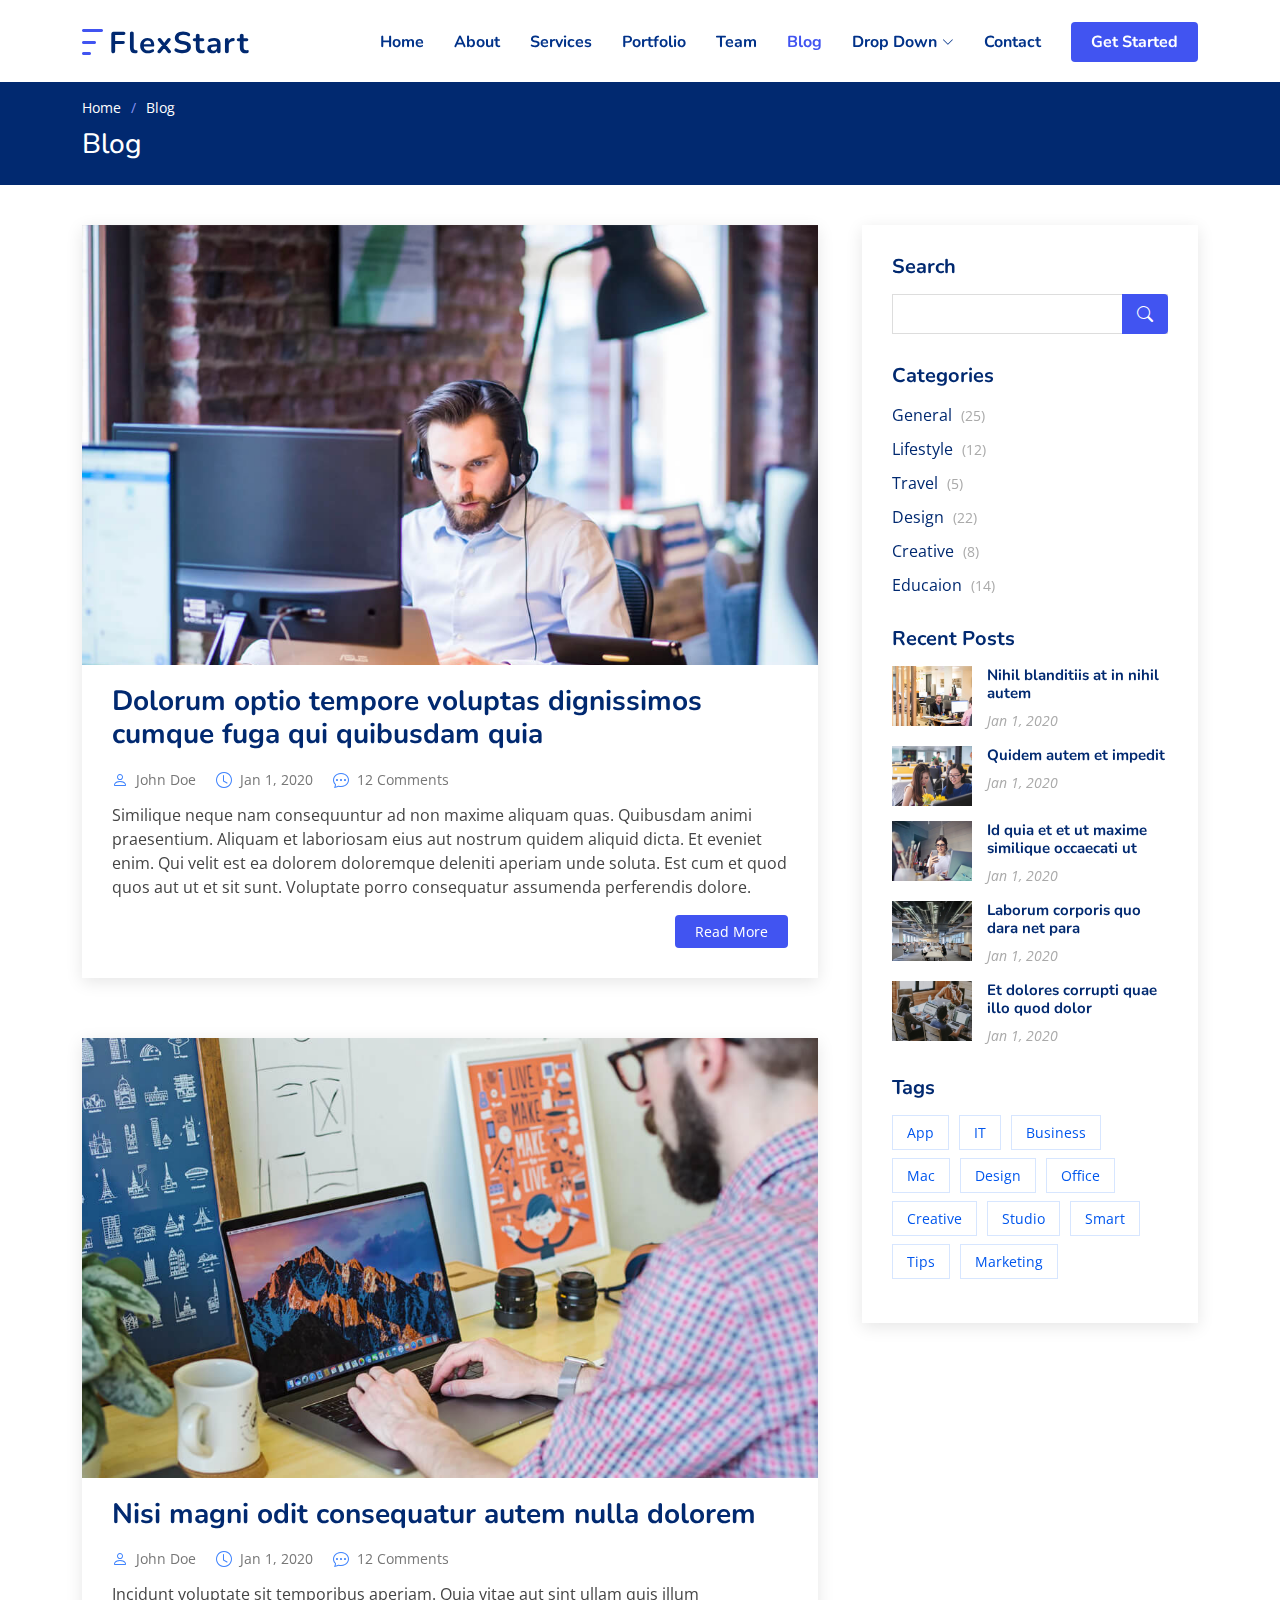
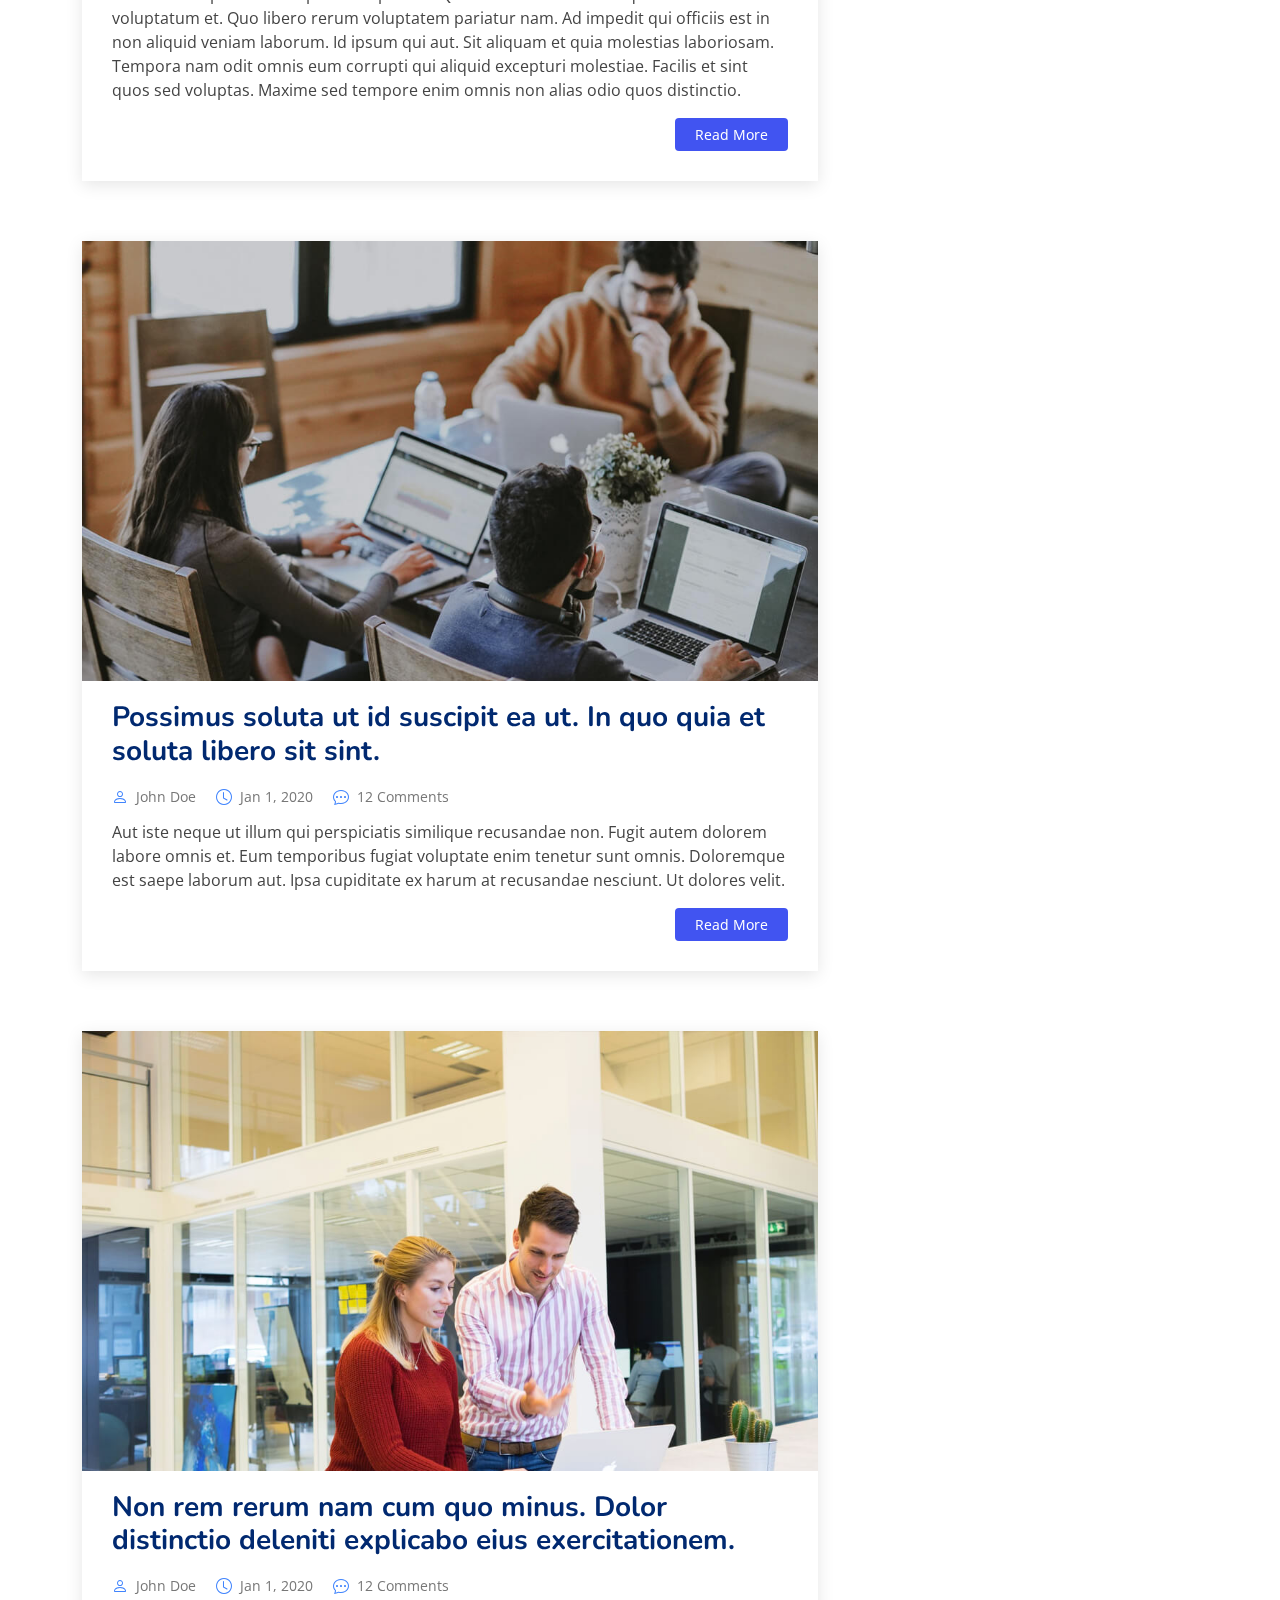
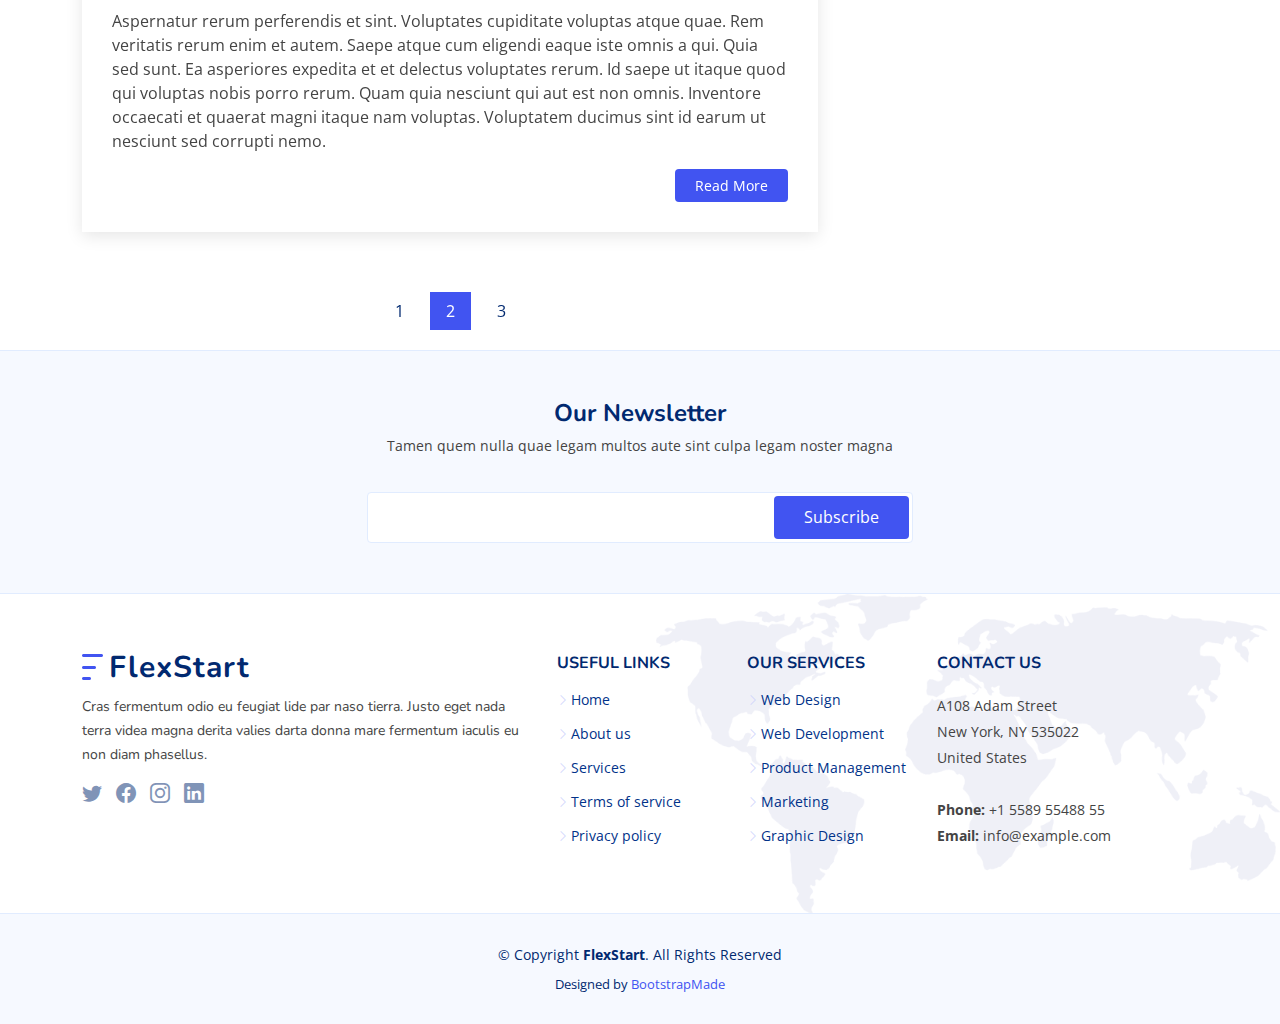
<file: blog.html>
<!DOCTYPE html>
<html lang="en">

<head>
  <meta charset="utf-8">
  <meta content="width=device-width, initial-scale=1.0" name="viewport">

  <title>Blog - FlexStart Bootstrap Template</title>
  <meta content="" name="description">
  <meta content="" name="keywords">

  <!-- Favicons -->
  <link href="assets/img/favicon.png" rel="icon">
  <link href="assets/img/apple-touch-icon.png" rel="apple-touch-icon">

  <!-- Google Fonts -->
  <link href="https://fonts.googleapis.com/css?family=Open+Sans:300,300i,400,400i,600,600i,700,700i|Nunito:300,300i,400,400i,600,600i,700,700i|Poppins:300,300i,400,400i,500,500i,600,600i,700,700i" rel="stylesheet">

  <!-- Vendor CSS Files -->
  <link href="assets/vendor/aos/aos.css" rel="stylesheet">
  <link href="assets/vendor/bootstrap/css/bootstrap.min.css" rel="stylesheet">
  <link href="assets/vendor/bootstrap-icons/bootstrap-icons.css" rel="stylesheet">
  <link href="assets/vendor/glightbox/css/glightbox.min.css" rel="stylesheet">
  <link href="assets/vendor/remixicon/remixicon.css" rel="stylesheet">
  <link href="assets/vendor/swiper/swiper-bundle.min.css" rel="stylesheet">

  <!-- Template Main CSS File -->
  <link href="assets/css/style.css" rel="stylesheet">

  <!-- =======================================================
  * Template Name: FlexStart - v1.11.0
  * Template URL: https://bootstrapmade.com/flexstart-bootstrap-startup-template/
  * Author: BootstrapMade.com
  * License: https://bootstrapmade.com/license/
  ======================================================== -->
</head>

<body>

  <!-- ======= Header ======= -->
  <header id="header" class="header fixed-top">
    <div class="container-fluid container-xl d-flex align-items-center justify-content-between">

      <a href="index.html" class="logo d-flex align-items-center">
        <img src="assets/img/logo.png" alt="">
        <span>FlexStart</span>
      </a>

      <nav id="navbar" class="navbar">
        <ul>
          <li><a class="nav-link scrollto " href="#hero">Home</a></li>
          <li><a class="nav-link scrollto" href="#about">About</a></li>
          <li><a class="nav-link scrollto" href="#services">Services</a></li>
          <li><a class="nav-link scrollto" href="#portfolio">Portfolio</a></li>
          <li><a class="nav-link scrollto" href="#team">Team</a></li>
          <li><a class="active" href="blog.html">Blog</a></li>
          <li class="dropdown"><a href="#"><span>Drop Down</span> <i class="bi bi-chevron-down"></i></a>
            <ul>
              <li><a href="#">Drop Down 1</a></li>
              <li class="dropdown"><a href="#"><span>Deep Drop Down</span> <i class="bi bi-chevron-right"></i></a>
                <ul>
                  <li><a href="#">Deep Drop Down 1</a></li>
                  <li><a href="#">Deep Drop Down 2</a></li>
                  <li><a href="#">Deep Drop Down 3</a></li>
                  <li><a href="#">Deep Drop Down 4</a></li>
                  <li><a href="#">Deep Drop Down 5</a></li>
                </ul>
              </li>
              <li><a href="#">Drop Down 2</a></li>
              <li><a href="#">Drop Down 3</a></li>
              <li><a href="#">Drop Down 4</a></li>
            </ul>
          </li>
          <li><a class="nav-link scrollto" href="#contact">Contact</a></li>
          <li><a class="getstarted scrollto" href="#about">Get Started</a></li>
        </ul>
        <i class="bi bi-list mobile-nav-toggle"></i>
      </nav><!-- .navbar -->

    </div>
  </header><!-- End Header -->

  <main id="main">

    <!-- ======= Breadcrumbs ======= -->
    <section class="breadcrumbs">
      <div class="container">

        <ol>
          <li><a href="index.html">Home</a></li>
          <li>Blog</li>
        </ol>
        <h2>Blog</h2>

      </div>
    </section><!-- End Breadcrumbs -->

    <!-- ======= Blog Section ======= -->
    <section id="blog" class="blog">
      <div class="container" data-aos="fade-up">

        <div class="row">

          <div class="col-lg-8 entries">

            <article class="entry">

              <div class="entry-img">
                <img src="assets/img/blog/blog-1.jpg" alt="" class="img-fluid">
              </div>

              <h2 class="entry-title">
                <a href="blog-single.html">Dolorum optio tempore voluptas dignissimos cumque fuga qui quibusdam quia</a>
              </h2>

              <div class="entry-meta">
                <ul>
                  <li class="d-flex align-items-center"><i class="bi bi-person"></i> <a href="blog-single.html">John Doe</a></li>
                  <li class="d-flex align-items-center"><i class="bi bi-clock"></i> <a href="blog-single.html"><time datetime="2020-01-01">Jan 1, 2020</time></a></li>
                  <li class="d-flex align-items-center"><i class="bi bi-chat-dots"></i> <a href="blog-single.html">12 Comments</a></li>
                </ul>
              </div>

              <div class="entry-content">
                <p>
                  Similique neque nam consequuntur ad non maxime aliquam quas. Quibusdam animi praesentium. Aliquam et laboriosam eius aut nostrum quidem aliquid dicta.
                  Et eveniet enim. Qui velit est ea dolorem doloremque deleniti aperiam unde soluta. Est cum et quod quos aut ut et sit sunt. Voluptate porro consequatur assumenda perferendis dolore.
                </p>
                <div class="read-more">
                  <a href="blog-single.html">Read More</a>
                </div>
              </div>

            </article><!-- End blog entry -->

            <article class="entry">

              <div class="entry-img">
                <img src="assets/img/blog/blog-2.jpg" alt="" class="img-fluid">
              </div>

              <h2 class="entry-title">
                <a href="blog-single.html">Nisi magni odit consequatur autem nulla dolorem</a>
              </h2>

              <div class="entry-meta">
                <ul>
                  <li class="d-flex align-items-center"><i class="bi bi-person"></i> <a href="blog-single.html">John Doe</a></li>
                  <li class="d-flex align-items-center"><i class="bi bi-clock"></i> <a href="blog-single.html"><time datetime="2020-01-01">Jan 1, 2020</time></a></li>
                  <li class="d-flex align-items-center"><i class="bi bi-chat-dots"></i> <a href="blog-single.html">12 Comments</a></li>
                </ul>
              </div>

              <div class="entry-content">
                <p>
                  Incidunt voluptate sit temporibus aperiam. Quia vitae aut sint ullam quis illum voluptatum et. Quo libero rerum voluptatem pariatur nam.
                  Ad impedit qui officiis est in non aliquid veniam laborum. Id ipsum qui aut. Sit aliquam et quia molestias laboriosam. Tempora nam odit omnis eum corrupti qui aliquid excepturi molestiae. Facilis et sint quos sed voluptas. Maxime sed tempore enim omnis non alias odio quos distinctio.
                </p>
                <div class="read-more">
                  <a href="blog-single.html">Read More</a>
                </div>
              </div>

            </article><!-- End blog entry -->

            <article class="entry">

              <div class="entry-img">
                <img src="assets/img/blog/blog-3.jpg" alt="" class="img-fluid">
              </div>

              <h2 class="entry-title">
                <a href="blog-single.html">Possimus soluta ut id suscipit ea ut. In quo quia et soluta libero sit sint.</a>
              </h2>

              <div class="entry-meta">
                <ul>
                  <li class="d-flex align-items-center"><i class="bi bi-person"></i> <a href="blog-single.html">John Doe</a></li>
                  <li class="d-flex align-items-center"><i class="bi bi-clock"></i> <a href="blog-single.html"><time datetime="2020-01-01">Jan 1, 2020</time></a></li>
                  <li class="d-flex align-items-center"><i class="bi bi-chat-dots"></i> <a href="blog-single.html">12 Comments</a></li>
                </ul>
              </div>

              <div class="entry-content">
                <p>
                  Aut iste neque ut illum qui perspiciatis similique recusandae non. Fugit autem dolorem labore omnis et. Eum temporibus fugiat voluptate enim tenetur sunt omnis.
                  Doloremque est saepe laborum aut. Ipsa cupiditate ex harum at recusandae nesciunt. Ut dolores velit.
                </p>
                <div class="read-more">
                  <a href="blog-single.html">Read More</a>
                </div>
              </div>

            </article><!-- End blog entry -->

            <article class="entry">

              <div class="entry-img">
                <img src="assets/img/blog/blog-4.jpg" alt="" class="img-fluid">
              </div>

              <h2 class="entry-title">
                <a href="blog-single.html">Non rem rerum nam cum quo minus. Dolor distinctio deleniti explicabo eius exercitationem.</a>
              </h2>

              <div class="entry-meta">
                <ul>
                  <li class="d-flex align-items-center"><i class="bi bi-person"></i> <a href="blog-single.html">John Doe</a></li>
                  <li class="d-flex align-items-center"><i class="bi bi-clock"></i> <a href="blog-single.html"><time datetime="2020-01-01">Jan 1, 2020</time></a></li>
                  <li class="d-flex align-items-center"><i class="bi bi-chat-dots"></i> <a href="blog-single.html">12 Comments</a></li>
                </ul>
              </div>

              <div class="entry-content">
                <p>
                  Aspernatur rerum perferendis et sint. Voluptates cupiditate voluptas atque quae. Rem veritatis rerum enim et autem. Saepe atque cum eligendi eaque iste omnis a qui.
                  Quia sed sunt. Ea asperiores expedita et et delectus voluptates rerum. Id saepe ut itaque quod qui voluptas nobis porro rerum. Quam quia nesciunt qui aut est non omnis. Inventore occaecati et quaerat magni itaque nam voluptas. Voluptatem ducimus sint id earum ut nesciunt sed corrupti nemo.
                </p>
                <div class="read-more">
                  <a href="blog-single.html">Read More</a>
                </div>
              </div>

            </article><!-- End blog entry -->

            <div class="blog-pagination">
              <ul class="justify-content-center">
                <li><a href="#">1</a></li>
                <li class="active"><a href="#">2</a></li>
                <li><a href="#">3</a></li>
              </ul>
            </div>

          </div><!-- End blog entries list -->

          <div class="col-lg-4">

            <div class="sidebar">

              <h3 class="sidebar-title">Search</h3>
              <div class="sidebar-item search-form">
                <form action="">
                  <input type="text">
                  <button type="submit"><i class="bi bi-search"></i></button>
                </form>
              </div><!-- End sidebar search formn-->

              <h3 class="sidebar-title">Categories</h3>
              <div class="sidebar-item categories">
                <ul>
                  <li><a href="#">General <span>(25)</span></a></li>
                  <li><a href="#">Lifestyle <span>(12)</span></a></li>
                  <li><a href="#">Travel <span>(5)</span></a></li>
                  <li><a href="#">Design <span>(22)</span></a></li>
                  <li><a href="#">Creative <span>(8)</span></a></li>
                  <li><a href="#">Educaion <span>(14)</span></a></li>
                </ul>
              </div><!-- End sidebar categories-->

              <h3 class="sidebar-title">Recent Posts</h3>
              <div class="sidebar-item recent-posts">
                <div class="post-item clearfix">
                  <img src="assets/img/blog/blog-recent-1.jpg" alt="">
                  <h4><a href="blog-single.html">Nihil blanditiis at in nihil autem</a></h4>
                  <time datetime="2020-01-01">Jan 1, 2020</time>
                </div>

                <div class="post-item clearfix">
                  <img src="assets/img/blog/blog-recent-2.jpg" alt="">
                  <h4><a href="blog-single.html">Quidem autem et impedit</a></h4>
                  <time datetime="2020-01-01">Jan 1, 2020</time>
                </div>

                <div class="post-item clearfix">
                  <img src="assets/img/blog/blog-recent-3.jpg" alt="">
                  <h4><a href="blog-single.html">Id quia et et ut maxime similique occaecati ut</a></h4>
                  <time datetime="2020-01-01">Jan 1, 2020</time>
                </div>

                <div class="post-item clearfix">
                  <img src="assets/img/blog/blog-recent-4.jpg" alt="">
                  <h4><a href="blog-single.html">Laborum corporis quo dara net para</a></h4>
                  <time datetime="2020-01-01">Jan 1, 2020</time>
                </div>

                <div class="post-item clearfix">
                  <img src="assets/img/blog/blog-recent-5.jpg" alt="">
                  <h4><a href="blog-single.html">Et dolores corrupti quae illo quod dolor</a></h4>
                  <time datetime="2020-01-01">Jan 1, 2020</time>
                </div>

              </div><!-- End sidebar recent posts-->

              <h3 class="sidebar-title">Tags</h3>
              <div class="sidebar-item tags">
                <ul>
                  <li><a href="#">App</a></li>
                  <li><a href="#">IT</a></li>
                  <li><a href="#">Business</a></li>
                  <li><a href="#">Mac</a></li>
                  <li><a href="#">Design</a></li>
                  <li><a href="#">Office</a></li>
                  <li><a href="#">Creative</a></li>
                  <li><a href="#">Studio</a></li>
                  <li><a href="#">Smart</a></li>
                  <li><a href="#">Tips</a></li>
                  <li><a href="#">Marketing</a></li>
                </ul>
              </div><!-- End sidebar tags-->

            </div><!-- End sidebar -->

          </div><!-- End blog sidebar -->

        </div>

      </div>
    </section><!-- End Blog Section -->

  </main><!-- End #main -->

  <!-- ======= Footer ======= -->
  <footer id="footer" class="footer">

    <div class="footer-newsletter">
      <div class="container">
        <div class="row justify-content-center">
          <div class="col-lg-12 text-center">
            <h4>Our Newsletter</h4>
            <p>Tamen quem nulla quae legam multos aute sint culpa legam noster magna</p>
          </div>
          <div class="col-lg-6">
            <form action="" method="post">
              <input type="email" name="email"><input type="submit" value="Subscribe">
            </form>
          </div>
        </div>
      </div>
    </div>

    <div class="footer-top">
      <div class="container">
        <div class="row gy-4">
          <div class="col-lg-5 col-md-12 footer-info">
            <a href="index.html" class="logo d-flex align-items-center">
              <img src="assets/img/logo.png" alt="">
              <span>FlexStart</span>
            </a>
            <p>Cras fermentum odio eu feugiat lide par naso tierra. Justo eget nada terra videa magna derita valies darta donna mare fermentum iaculis eu non diam phasellus.</p>
            <div class="social-links mt-3">
              <a href="#" class="twitter"><i class="bi bi-twitter"></i></a>
              <a href="#" class="facebook"><i class="bi bi-facebook"></i></a>
              <a href="#" class="instagram"><i class="bi bi-instagram"></i></a>
              <a href="#" class="linkedin"><i class="bi bi-linkedin"></i></a>
            </div>
          </div>

          <div class="col-lg-2 col-6 footer-links">
            <h4>Useful Links</h4>
            <ul>
              <li><i class="bi bi-chevron-right"></i> <a href="#">Home</a></li>
              <li><i class="bi bi-chevron-right"></i> <a href="#">About us</a></li>
              <li><i class="bi bi-chevron-right"></i> <a href="#">Services</a></li>
              <li><i class="bi bi-chevron-right"></i> <a href="#">Terms of service</a></li>
              <li><i class="bi bi-chevron-right"></i> <a href="#">Privacy policy</a></li>
            </ul>
          </div>

          <div class="col-lg-2 col-6 footer-links">
            <h4>Our Services</h4>
            <ul>
              <li><i class="bi bi-chevron-right"></i> <a href="#">Web Design</a></li>
              <li><i class="bi bi-chevron-right"></i> <a href="#">Web Development</a></li>
              <li><i class="bi bi-chevron-right"></i> <a href="#">Product Management</a></li>
              <li><i class="bi bi-chevron-right"></i> <a href="#">Marketing</a></li>
              <li><i class="bi bi-chevron-right"></i> <a href="#">Graphic Design</a></li>
            </ul>
          </div>

          <div class="col-lg-3 col-md-12 footer-contact text-center text-md-start">
            <h4>Contact Us</h4>
            <p>
              A108 Adam Street <br>
              New York, NY 535022<br>
              United States <br><br>
              <strong>Phone:</strong> +1 5589 55488 55<br>
              <strong>Email:</strong> info@example.com<br>
            </p>

          </div>

        </div>
      </div>
    </div>

    <div class="container">
      <div class="copyright">
        &copy; Copyright <strong><span>FlexStart</span></strong>. All Rights Reserved
      </div>
      <div class="credits">
        <!-- All the links in the footer should remain intact. -->
        <!-- You can delete the links only if you purchased the pro version. -->
        <!-- Licensing information: https://bootstrapmade.com/license/ -->
        <!-- Purchase the pro version with working PHP/AJAX contact form: https://bootstrapmade.com/flexstart-bootstrap-startup-template/ -->
        Designed by <a href="https://bootstrapmade.com/">BootstrapMade</a>
      </div>
    </div>
  </footer><!-- End Footer -->

  <a href="#" class="back-to-top d-flex align-items-center justify-content-center"><i class="bi bi-arrow-up-short"></i></a>

  <!-- Vendor JS Files -->
  <script src="assets/vendor/purecounter/purecounter_vanilla.js"></script>
  <script src="assets/vendor/aos/aos.js"></script>
  <script src="assets/vendor/bootstrap/js/bootstrap.bundle.min.js"></script>
  <script src="assets/vendor/glightbox/js/glightbox.min.js"></script>
  <script src="assets/vendor/isotope-layout/isotope.pkgd.min.js"></script>
  <script src="assets/vendor/swiper/swiper-bundle.min.js"></script>
  <script src="assets/vendor/php-email-form/validate.js"></script>

  <!-- Template Main JS File -->
  <script src="assets/js/main.js"></script>

</body>

</html>
</file>
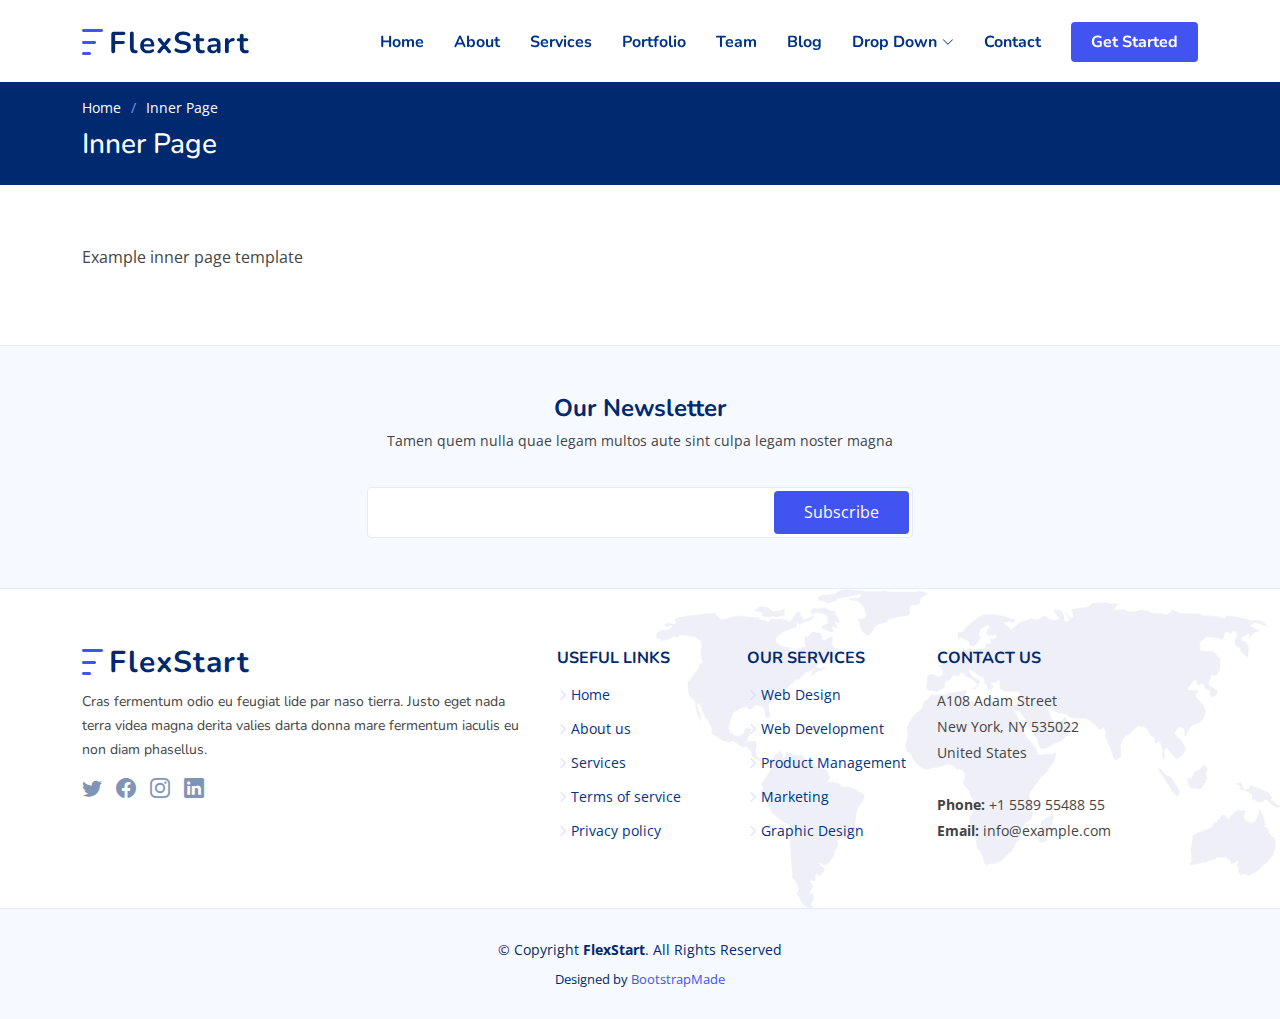
<file: inner-page.html>
<!DOCTYPE html>
<html lang="en">

<head>
  <meta charset="utf-8">
  <meta content="width=device-width, initial-scale=1.0" name="viewport">

  <title>Inner Page - FlexStart Bootstrap Template</title>
  <meta content="" name="description">
  <meta content="" name="keywords">

  <!-- Favicons -->
  <link href="assets/img/favicon.png" rel="icon">
  <link href="assets/img/apple-touch-icon.png" rel="apple-touch-icon">

  <!-- Google Fonts -->
  <link href="https://fonts.googleapis.com/css?family=Open+Sans:300,300i,400,400i,600,600i,700,700i|Nunito:300,300i,400,400i,600,600i,700,700i|Poppins:300,300i,400,400i,500,500i,600,600i,700,700i" rel="stylesheet">

  <!-- Vendor CSS Files -->
  <link href="assets/vendor/aos/aos.css" rel="stylesheet">
  <link href="assets/vendor/bootstrap/css/bootstrap.min.css" rel="stylesheet">
  <link href="assets/vendor/bootstrap-icons/bootstrap-icons.css" rel="stylesheet">
  <link href="assets/vendor/glightbox/css/glightbox.min.css" rel="stylesheet">
  <link href="assets/vendor/remixicon/remixicon.css" rel="stylesheet">
  <link href="assets/vendor/swiper/swiper-bundle.min.css" rel="stylesheet">

  <!-- Template Main CSS File -->
  <link href="assets/css/style.css" rel="stylesheet">

  <!-- =======================================================
  * Template Name: FlexStart - v1.11.0
  * Template URL: https://bootstrapmade.com/flexstart-bootstrap-startup-template/
  * Author: BootstrapMade.com
  * License: https://bootstrapmade.com/license/
  ======================================================== -->
</head>

<body>

  <!-- ======= Header ======= -->
  <header id="header" class="header fixed-top">
    <div class="container-fluid container-xl d-flex align-items-center justify-content-between">

      <a href="index.html" class="logo d-flex align-items-center">
        <img src="assets/img/logo.png" alt="">
        <span>FlexStart</span>
      </a>

      <nav id="navbar" class="navbar">
        <ul>
          <li><a class="nav-link scrollto " href="#hero">Home</a></li>
          <li><a class="nav-link scrollto" href="#about">About</a></li>
          <li><a class="nav-link scrollto" href="#services">Services</a></li>
          <li><a class="nav-link scrollto" href="#portfolio">Portfolio</a></li>
          <li><a class="nav-link scrollto" href="#team">Team</a></li>
          <li><a href="blog.html">Blog</a></li>
          <li class="dropdown"><a href="#"><span>Drop Down</span> <i class="bi bi-chevron-down"></i></a>
            <ul>
              <li><a href="#">Drop Down 1</a></li>
              <li class="dropdown"><a href="#"><span>Deep Drop Down</span> <i class="bi bi-chevron-right"></i></a>
                <ul>
                  <li><a href="#">Deep Drop Down 1</a></li>
                  <li><a href="#">Deep Drop Down 2</a></li>
                  <li><a href="#">Deep Drop Down 3</a></li>
                  <li><a href="#">Deep Drop Down 4</a></li>
                  <li><a href="#">Deep Drop Down 5</a></li>
                </ul>
              </li>
              <li><a href="#">Drop Down 2</a></li>
              <li><a href="#">Drop Down 3</a></li>
              <li><a href="#">Drop Down 4</a></li>
            </ul>
          </li>
          <li><a class="nav-link scrollto" href="#contact">Contact</a></li>
          <li><a class="getstarted scrollto" href="#about">Get Started</a></li>
        </ul>
        <i class="bi bi-list mobile-nav-toggle"></i>
      </nav><!-- .navbar -->

    </div>
  </header><!-- End Header -->

  <main id="main">

    <!-- ======= Breadcrumbs ======= -->
    <section class="breadcrumbs">
      <div class="container">

        <ol>
          <li><a href="index.html">Home</a></li>
          <li>Inner Page</li>
        </ol>
        <h2>Inner Page</h2>

      </div>
    </section><!-- End Breadcrumbs -->

    <section class="inner-page">
      <div class="container">
        <p>
          Example inner page template
        </p>
      </div>
    </section>

  </main><!-- End #main -->

  <!-- ======= Footer ======= -->
  <footer id="footer" class="footer">

    <div class="footer-newsletter">
      <div class="container">
        <div class="row justify-content-center">
          <div class="col-lg-12 text-center">
            <h4>Our Newsletter</h4>
            <p>Tamen quem nulla quae legam multos aute sint culpa legam noster magna</p>
          </div>
          <div class="col-lg-6">
            <form action="" method="post">
              <input type="email" name="email"><input type="submit" value="Subscribe">
            </form>
          </div>
        </div>
      </div>
    </div>

    <div class="footer-top">
      <div class="container">
        <div class="row gy-4">
          <div class="col-lg-5 col-md-12 footer-info">
            <a href="index.html" class="logo d-flex align-items-center">
              <img src="assets/img/logo.png" alt="">
              <span>FlexStart</span>
            </a>
            <p>Cras fermentum odio eu feugiat lide par naso tierra. Justo eget nada terra videa magna derita valies darta donna mare fermentum iaculis eu non diam phasellus.</p>
            <div class="social-links mt-3">
              <a href="#" class="twitter"><i class="bi bi-twitter"></i></a>
              <a href="#" class="facebook"><i class="bi bi-facebook"></i></a>
              <a href="#" class="instagram"><i class="bi bi-instagram"></i></a>
              <a href="#" class="linkedin"><i class="bi bi-linkedin"></i></a>
            </div>
          </div>

          <div class="col-lg-2 col-6 footer-links">
            <h4>Useful Links</h4>
            <ul>
              <li><i class="bi bi-chevron-right"></i> <a href="#">Home</a></li>
              <li><i class="bi bi-chevron-right"></i> <a href="#">About us</a></li>
              <li><i class="bi bi-chevron-right"></i> <a href="#">Services</a></li>
              <li><i class="bi bi-chevron-right"></i> <a href="#">Terms of service</a></li>
              <li><i class="bi bi-chevron-right"></i> <a href="#">Privacy policy</a></li>
            </ul>
          </div>

          <div class="col-lg-2 col-6 footer-links">
            <h4>Our Services</h4>
            <ul>
              <li><i class="bi bi-chevron-right"></i> <a href="#">Web Design</a></li>
              <li><i class="bi bi-chevron-right"></i> <a href="#">Web Development</a></li>
              <li><i class="bi bi-chevron-right"></i> <a href="#">Product Management</a></li>
              <li><i class="bi bi-chevron-right"></i> <a href="#">Marketing</a></li>
              <li><i class="bi bi-chevron-right"></i> <a href="#">Graphic Design</a></li>
            </ul>
          </div>

          <div class="col-lg-3 col-md-12 footer-contact text-center text-md-start">
            <h4>Contact Us</h4>
            <p>
              A108 Adam Street <br>
              New York, NY 535022<br>
              United States <br><br>
              <strong>Phone:</strong> +1 5589 55488 55<br>
              <strong>Email:</strong> info@example.com<br>
            </p>

          </div>

        </div>
      </div>
    </div>

    <div class="container">
      <div class="copyright">
        &copy; Copyright <strong><span>FlexStart</span></strong>. All Rights Reserved
      </div>
      <div class="credits">
        <!-- All the links in the footer should remain intact. -->
        <!-- You can delete the links only if you purchased the pro version. -->
        <!-- Licensing information: https://bootstrapmade.com/license/ -->
        <!-- Purchase the pro version with working PHP/AJAX contact form: https://bootstrapmade.com/flexstart-bootstrap-startup-template/ -->
        Designed by <a href="https://bootstrapmade.com/">BootstrapMade</a>
      </div>
    </div>
  </footer><!-- End Footer -->

  <a href="#" class="back-to-top d-flex align-items-center justify-content-center"><i class="bi bi-arrow-up-short"></i></a>

  <!-- Vendor JS Files -->
  <script src="assets/vendor/purecounter/purecounter_vanilla.js"></script>
  <script src="assets/vendor/aos/aos.js"></script>
  <script src="assets/vendor/bootstrap/js/bootstrap.bundle.min.js"></script>
  <script src="assets/vendor/glightbox/js/glightbox.min.js"></script>
  <script src="assets/vendor/isotope-layout/isotope.pkgd.min.js"></script>
  <script src="assets/vendor/swiper/swiper-bundle.min.js"></script>
  <script src="assets/vendor/php-email-form/validate.js"></script>

  <!-- Template Main JS File -->
  <script src="assets/js/main.js"></script>

</body>

</html>
</file>
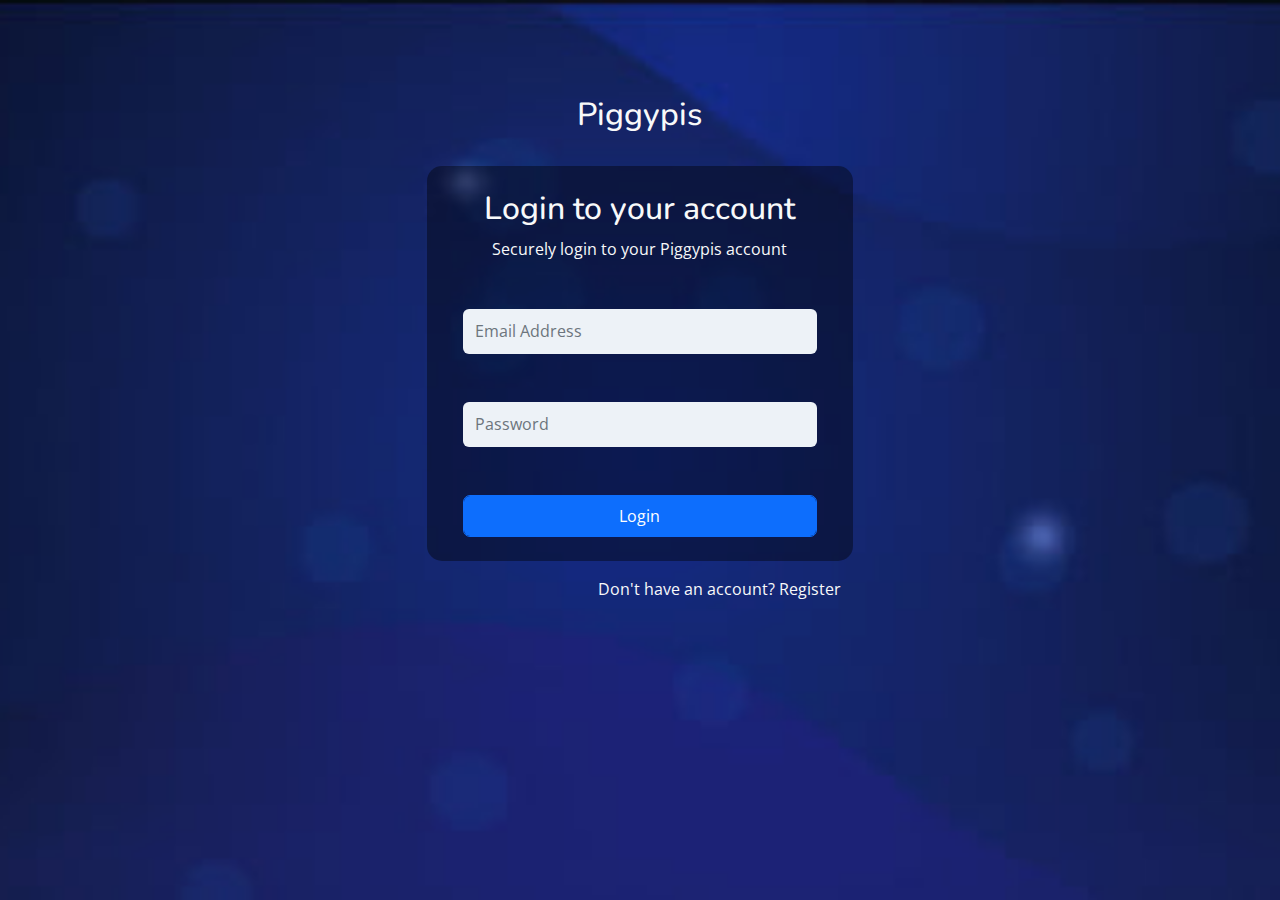
<file: login.html>
<!DOCTYPE html>
<html lang="en">

<head>
  <meta charset="utf-8">
  <meta content="width=device-width, initial-scale=1.0" name="viewport">

  <title>Piggypis - Login</title>
  <meta content="" name="description">

  <meta content="" name="keywords">

  <!-- Favicons -->
  <!-- <link href="assets/img/favicon.png" rel="icon"> -->
  <link href="assets/img/apple-touch-icon.png" rel="apple-touch-icon">

  <!-- Google Fonts -->
  <link href="https://fonts.googleapis.com/css?family=Open+Sans:300,300i,400,400i,600,600i,700,700i|Nunito:300,300i,400,400i,600,600i,700,700i|Poppins:300,300i,400,400i,500,500i,600,600i,700,700i" rel="stylesheet">

  <!-- Vendor CSS Files -->
  <link href="assets/vendor/aos/aos.css" rel="stylesheet">
  <link href="assets/vendor/bootstrap/css/bootstrap.min.css" rel="stylesheet">
  <link href="assets/vendor/bootstrap-icons/bootstrap-icons.css" rel="stylesheet">
  <link href="assets/vendor/glightbox/css/glightbox.min.css" rel="stylesheet">
  <link href="assets/vendor/remixicon/remixicon.css" rel="stylesheet">
  <link href="assets/vendor/swiper/swiper-bundle.min.css" rel="stylesheet">

  <!-- Template Main CSS File -->
  <link href="assets/css/style.css" rel="stylesheet">
  <link rel="stylesheet" href="assets/css/register.css">
</head>

<body>

  <main id="reg_main" style="height: 100vh;">
    <div class="container-fluid">
      <div class="row pt-5">
        <div class="col-sm-2 col-md-3 col-lg-4"></div>
        <div class="col-sm-8 col-md-6 col-lg-4">
          <div class="row my-5">
            <div class="col-12 text-center mb-4">
              <h2 class="text-light">Piggypis</h2>
            </div>
            <div class="col-12 text-light" id="reg_form_container">
              <form action="" class="form-group px-4" id="reg_form">
                <div class="text-center form-group pt-4 mb-3">
                  <h2>Login to your account</h2>
                  <span>Securely login to your Piggypis account</span> <br>
                </div>


                <input type="text" class="form-control mt-5" name="email" placeholder="Email Address">
                
                <input type="text" class="form-control mt-5" name="password" placeholder="Password">
                         

                <div class="text-center">
                  <button type="submit" name="login" class="btn btn-primary btn-submit py-2 mt-5 mb-4 form-control">Login</button>
                </div>
              </form>
            </div>
            <div class="col-sm-12 mt-3 text-end text-light">
              <div>
                <span>Don't have an account? </span> <a href="register.html" class="text-light">Register</a>
              </div>
            </div>
          </div>
        </div>
        <div class="col-sm-2 col-md-3 col-lg-4"></div>
      </div>
    </div>

 

 

  </main><!-- End #main -->


  

  <!-- Vendor JS Files -->
  <script src="assets/vendor/purecounter/purecounter_vanilla.js"></script>
  <script src="assets/vendor/aos/aos.js"></script>
  <script src="assets/vendor/bootstrap/js/bootstrap.bundle.min.js"></script>
  <script src="assets/vendor/glightbox/js/glightbox.min.js"></script>
  <script src="assets/vendor/isotope-layout/isotope.pkgd.min.js"></script>
  <script src="assets/vendor/swiper/swiper-bundle.min.js"></script>
  <script src="assets/vendor/php-email-form/validate.js"></script>

  <!-- Template Main JS File -->
  <script src="assets/js/main.js"></script>

</body>

</html>
</file>
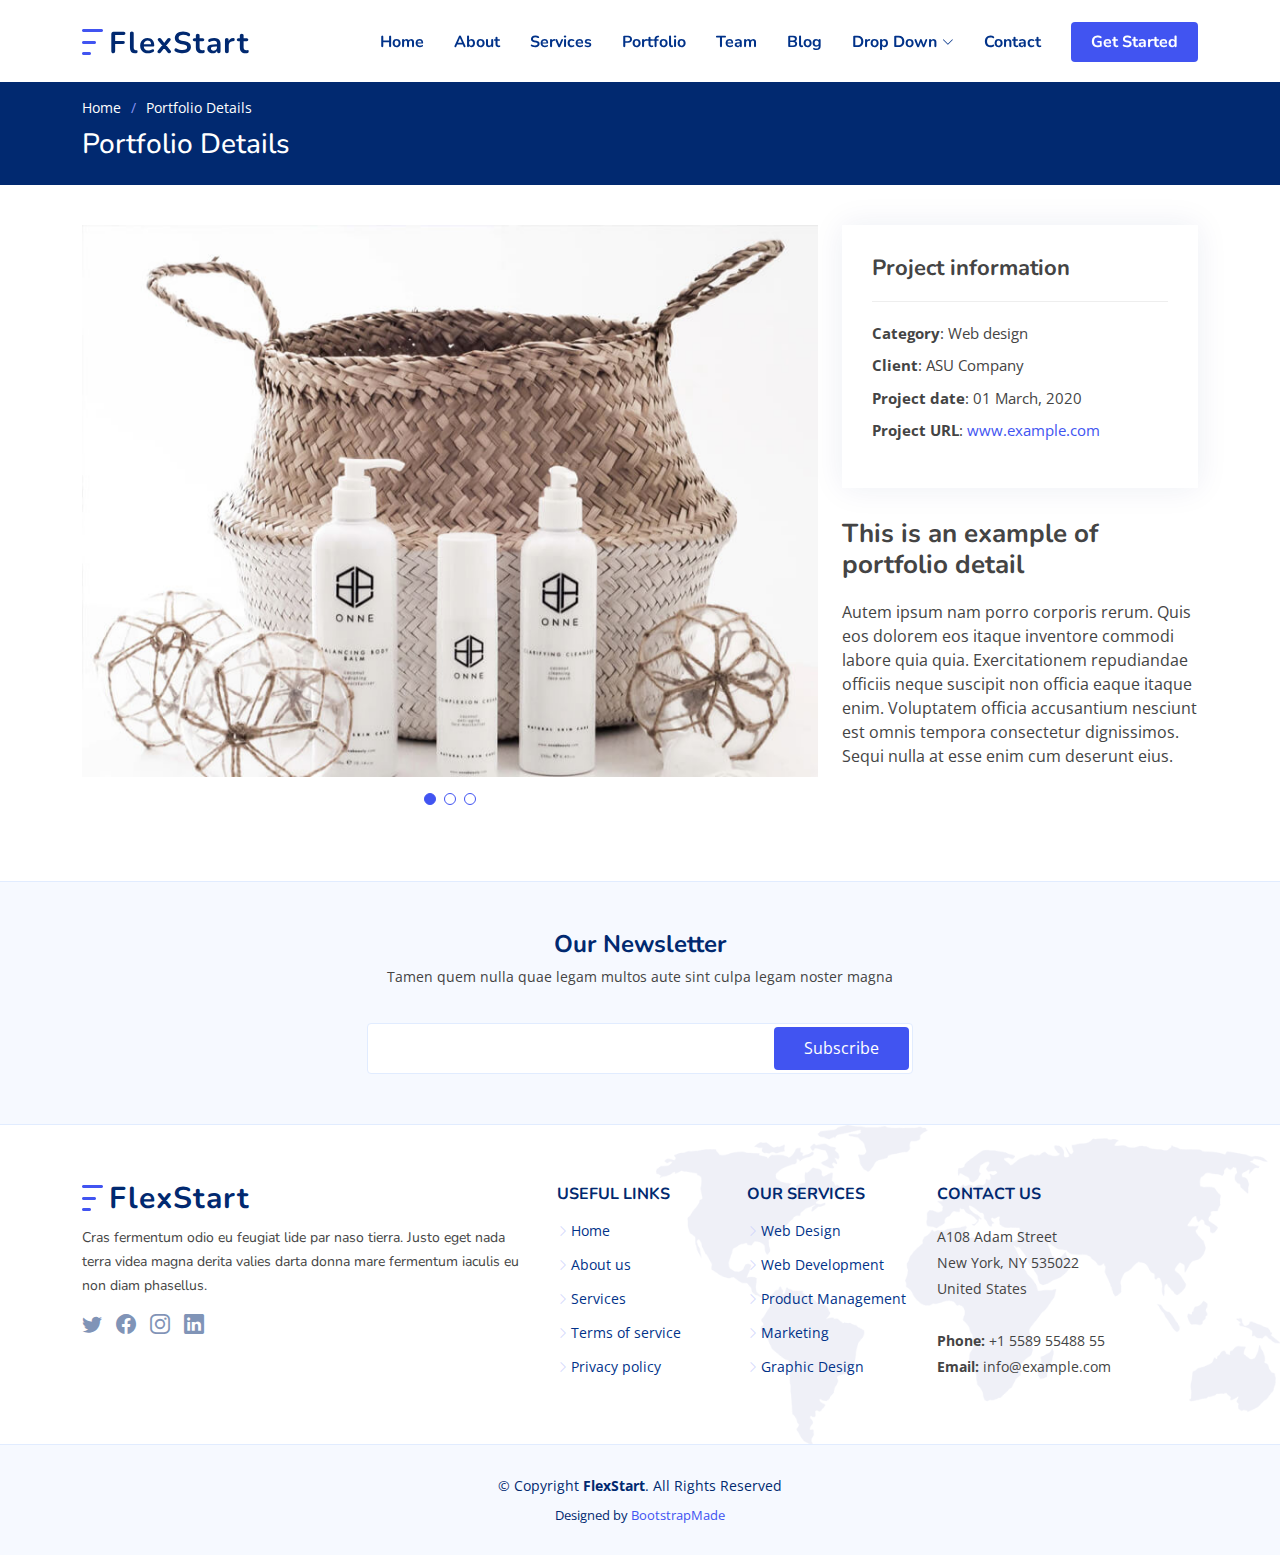
<file: portfolio-details.html>
<!DOCTYPE html>
<html lang="en">

<head>
  <meta charset="utf-8">
  <meta content="width=device-width, initial-scale=1.0" name="viewport">

  <title>Portfolio Details - FlexStart Bootstrap Template</title>
  <meta content="" name="description">
  <meta content="" name="keywords">

  <!-- Favicons -->
  <link href="assets/img/favicon.png" rel="icon">
  <link href="assets/img/apple-touch-icon.png" rel="apple-touch-icon">

  <!-- Google Fonts -->
  <link href="https://fonts.googleapis.com/css?family=Open+Sans:300,300i,400,400i,600,600i,700,700i|Nunito:300,300i,400,400i,600,600i,700,700i|Poppins:300,300i,400,400i,500,500i,600,600i,700,700i" rel="stylesheet">

  <!-- Vendor CSS Files -->
  <link href="assets/vendor/aos/aos.css" rel="stylesheet">
  <link href="assets/vendor/bootstrap/css/bootstrap.min.css" rel="stylesheet">
  <link href="assets/vendor/bootstrap-icons/bootstrap-icons.css" rel="stylesheet">
  <link href="assets/vendor/glightbox/css/glightbox.min.css" rel="stylesheet">
  <link href="assets/vendor/remixicon/remixicon.css" rel="stylesheet">
  <link href="assets/vendor/swiper/swiper-bundle.min.css" rel="stylesheet">

  <!-- Template Main CSS File -->
  <link href="assets/css/style.css" rel="stylesheet">

  <!-- =======================================================
  * Template Name: FlexStart - v1.11.0
  * Template URL: https://bootstrapmade.com/flexstart-bootstrap-startup-template/
  * Author: BootstrapMade.com
  * License: https://bootstrapmade.com/license/
  ======================================================== -->
</head>

<body>

  <!-- ======= Header ======= -->
  <header id="header" class="header fixed-top">
    <div class="container-fluid container-xl d-flex align-items-center justify-content-between">

      <a href="index.html" class="logo d-flex align-items-center">
        <img src="assets/img/logo.png" alt="">
        <span>FlexStart</span>
      </a>

      <nav id="navbar" class="navbar">
        <ul>
          <li><a class="nav-link scrollto " href="#hero">Home</a></li>
          <li><a class="nav-link scrollto" href="#about">About</a></li>
          <li><a class="nav-link scrollto" href="#services">Services</a></li>
          <li><a class="nav-link scrollto" href="#portfolio">Portfolio</a></li>
          <li><a class="nav-link scrollto" href="#team">Team</a></li>
          <li><a href="blog.html">Blog</a></li>
          <li class="dropdown"><a href="#"><span>Drop Down</span> <i class="bi bi-chevron-down"></i></a>
            <ul>
              <li><a href="#">Drop Down 1</a></li>
              <li class="dropdown"><a href="#"><span>Deep Drop Down</span> <i class="bi bi-chevron-right"></i></a>
                <ul>
                  <li><a href="#">Deep Drop Down 1</a></li>
                  <li><a href="#">Deep Drop Down 2</a></li>
                  <li><a href="#">Deep Drop Down 3</a></li>
                  <li><a href="#">Deep Drop Down 4</a></li>
                  <li><a href="#">Deep Drop Down 5</a></li>
                </ul>
              </li>
              <li><a href="#">Drop Down 2</a></li>
              <li><a href="#">Drop Down 3</a></li>
              <li><a href="#">Drop Down 4</a></li>
            </ul>
          </li>
          <li><a class="nav-link scrollto" href="#contact">Contact</a></li>
          <li><a class="getstarted scrollto" href="#about">Get Started</a></li>
        </ul>
        <i class="bi bi-list mobile-nav-toggle"></i>
      </nav><!-- .navbar -->

    </div>
  </header><!-- End Header -->

  <main id="main">

    <!-- ======= Breadcrumbs ======= -->
    <section class="breadcrumbs">
      <div class="container">

        <ol>
          <li><a href="index.html">Home</a></li>
          <li>Portfolio Details</li>
        </ol>
        <h2>Portfolio Details</h2>

      </div>
    </section><!-- End Breadcrumbs -->

    <!-- ======= Portfolio Details Section ======= -->
    <section id="portfolio-details" class="portfolio-details">
      <div class="container">

        <div class="row gy-4">

          <div class="col-lg-8">
            <div class="portfolio-details-slider swiper">
              <div class="swiper-wrapper align-items-center">

                <div class="swiper-slide">
                  <img src="assets/img/portfolio/portfolio-1.jpg" alt="">
                </div>

                <div class="swiper-slide">
                  <img src="assets/img/portfolio/portfolio-2.jpg" alt="">
                </div>

                <div class="swiper-slide">
                  <img src="assets/img/portfolio/portfolio-3.jpg" alt="">
                </div>

              </div>
              <div class="swiper-pagination"></div>
            </div>
          </div>

          <div class="col-lg-4">
            <div class="portfolio-info">
              <h3>Project information</h3>
              <ul>
                <li><strong>Category</strong>: Web design</li>
                <li><strong>Client</strong>: ASU Company</li>
                <li><strong>Project date</strong>: 01 March, 2020</li>
                <li><strong>Project URL</strong>: <a href="#">www.example.com</a></li>
              </ul>
            </div>
            <div class="portfolio-description">
              <h2>This is an example of portfolio detail</h2>
              <p>
                Autem ipsum nam porro corporis rerum. Quis eos dolorem eos itaque inventore commodi labore quia quia. Exercitationem repudiandae officiis neque suscipit non officia eaque itaque enim. Voluptatem officia accusantium nesciunt est omnis tempora consectetur dignissimos. Sequi nulla at esse enim cum deserunt eius.
              </p>
            </div>
          </div>

        </div>

      </div>
    </section><!-- End Portfolio Details Section -->

  </main><!-- End #main -->

  <!-- ======= Footer ======= -->
  <footer id="footer" class="footer">

    <div class="footer-newsletter">
      <div class="container">
        <div class="row justify-content-center">
          <div class="col-lg-12 text-center">
            <h4>Our Newsletter</h4>
            <p>Tamen quem nulla quae legam multos aute sint culpa legam noster magna</p>
          </div>
          <div class="col-lg-6">
            <form action="" method="post">
              <input type="email" name="email"><input type="submit" value="Subscribe">
            </form>
          </div>
        </div>
      </div>
    </div>

    <div class="footer-top">
      <div class="container">
        <div class="row gy-4">
          <div class="col-lg-5 col-md-12 footer-info">
            <a href="index.html" class="logo d-flex align-items-center">
              <img src="assets/img/logo.png" alt="">
              <span>FlexStart</span>
            </a>
            <p>Cras fermentum odio eu feugiat lide par naso tierra. Justo eget nada terra videa magna derita valies darta donna mare fermentum iaculis eu non diam phasellus.</p>
            <div class="social-links mt-3">
              <a href="#" class="twitter"><i class="bi bi-twitter"></i></a>
              <a href="#" class="facebook"><i class="bi bi-facebook"></i></a>
              <a href="#" class="instagram"><i class="bi bi-instagram"></i></a>
              <a href="#" class="linkedin"><i class="bi bi-linkedin"></i></a>
            </div>
          </div>

          <div class="col-lg-2 col-6 footer-links">
            <h4>Useful Links</h4>
            <ul>
              <li><i class="bi bi-chevron-right"></i> <a href="#">Home</a></li>
              <li><i class="bi bi-chevron-right"></i> <a href="#">About us</a></li>
              <li><i class="bi bi-chevron-right"></i> <a href="#">Services</a></li>
              <li><i class="bi bi-chevron-right"></i> <a href="#">Terms of service</a></li>
              <li><i class="bi bi-chevron-right"></i> <a href="#">Privacy policy</a></li>
            </ul>
          </div>

          <div class="col-lg-2 col-6 footer-links">
            <h4>Our Services</h4>
            <ul>
              <li><i class="bi bi-chevron-right"></i> <a href="#">Web Design</a></li>
              <li><i class="bi bi-chevron-right"></i> <a href="#">Web Development</a></li>
              <li><i class="bi bi-chevron-right"></i> <a href="#">Product Management</a></li>
              <li><i class="bi bi-chevron-right"></i> <a href="#">Marketing</a></li>
              <li><i class="bi bi-chevron-right"></i> <a href="#">Graphic Design</a></li>
            </ul>
          </div>

          <div class="col-lg-3 col-md-12 footer-contact text-center text-md-start">
            <h4>Contact Us</h4>
            <p>
              A108 Adam Street <br>
              New York, NY 535022<br>
              United States <br><br>
              <strong>Phone:</strong> +1 5589 55488 55<br>
              <strong>Email:</strong> info@example.com<br>
            </p>

          </div>

        </div>
      </div>
    </div>

    <div class="container">
      <div class="copyright">
        &copy; Copyright <strong><span>FlexStart</span></strong>. All Rights Reserved
      </div>
      <div class="credits">
        <!-- All the links in the footer should remain intact. -->
        <!-- You can delete the links only if you purchased the pro version. -->
        <!-- Licensing information: https://bootstrapmade.com/license/ -->
        <!-- Purchase the pro version with working PHP/AJAX contact form: https://bootstrapmade.com/flexstart-bootstrap-startup-template/ -->
        Designed by <a href="https://bootstrapmade.com/">BootstrapMade</a>
      </div>
    </div>
  </footer><!-- End Footer -->

  <a href="#" class="back-to-top d-flex align-items-center justify-content-center"><i class="bi bi-arrow-up-short"></i></a>

  <!-- Vendor JS Files -->
  <script src="assets/vendor/purecounter/purecounter_vanilla.js"></script>
  <script src="assets/vendor/aos/aos.js"></script>
  <script src="assets/vendor/bootstrap/js/bootstrap.bundle.min.js"></script>
  <script src="assets/vendor/glightbox/js/glightbox.min.js"></script>
  <script src="assets/vendor/isotope-layout/isotope.pkgd.min.js"></script>
  <script src="assets/vendor/swiper/swiper-bundle.min.js"></script>
  <script src="assets/vendor/php-email-form/validate.js"></script>

  <!-- Template Main JS File -->
  <script src="assets/js/main.js"></script>

</body>

</html>
</file>
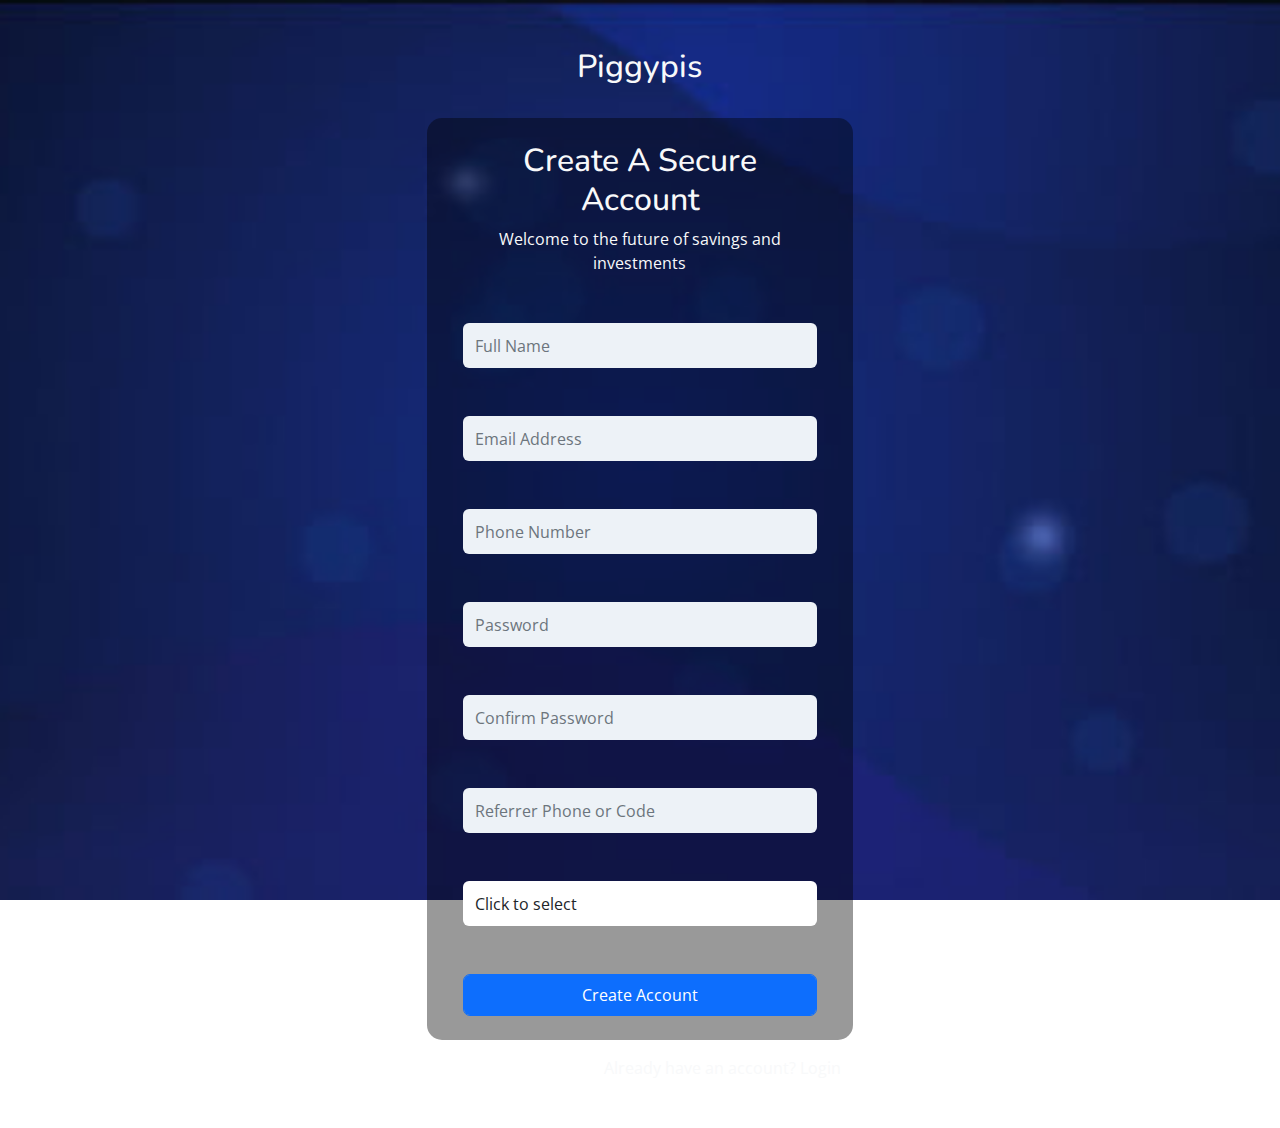
<file: register.html>
<!DOCTYPE html>
<html lang="en">

<head>
  <meta charset="utf-8">
  <meta content="width=device-width, initial-scale=1.0" name="viewport">

  <title>Piggypis - Registration</title>
  <meta content="" name="description">

  <meta content="" name="keywords">

  <!-- Favicons -->
  <!-- <link href="assets/img/favicon.png" rel="icon"> -->
  <link href="assets/img/apple-touch-icon.png" rel="apple-touch-icon">

  <!-- Google Fonts -->
  <link href="https://fonts.googleapis.com/css?family=Open+Sans:300,300i,400,400i,600,600i,700,700i|Nunito:300,300i,400,400i,600,600i,700,700i|Poppins:300,300i,400,400i,500,500i,600,600i,700,700i" rel="stylesheet">

  <!-- Vendor CSS Files -->
  <link href="assets/vendor/aos/aos.css" rel="stylesheet">
  <link href="assets/vendor/bootstrap/css/bootstrap.min.css" rel="stylesheet">
  <link href="assets/vendor/bootstrap-icons/bootstrap-icons.css" rel="stylesheet">
  <link href="assets/vendor/glightbox/css/glightbox.min.css" rel="stylesheet">
  <link href="assets/vendor/remixicon/remixicon.css" rel="stylesheet">
  <link href="assets/vendor/swiper/swiper-bundle.min.css" rel="stylesheet">

  <!-- Template Main CSS File -->
  <link href="assets/css/style.css" rel="stylesheet">
  <link rel="stylesheet" href="assets/css/register.css">
  <style>
    /* #main{
       background-image: url("assets/img/features.png");
    } */
  </style>
</head>

<body>

  <main id="reg_main">
    <div class="container-fluid">
      <div class="row">
        <div class="col-sm-12 col-md-3 col-lg-4"></div>
        <div class="col-sm-12 col-md-6 col-lg-4">
          <div class="row my-5">
            <div class="col-12 text-center mb-4">
              <h2 class="text-light">Piggypis</h2>
            </div>
            <div class="col-12 text-light" id="reg_form_container">
              <form action="" class="form-group px-4" id="reg_form">
                <div class="text-center form-group pt-4 mb-3">
                  <h2>Create A Secure Account</h2>
                  <span>Welcome to the future of savings and investments</span> <br>
                </div>
                
                
                <input type="text" class="form-control mt-5" name="fullname" placeholder="Full Name">

                <input type="text" class="form-control mt-5" name="email" placeholder="Email Address">
               
                <input type="text" class="form-control mt-5" name="phone" placeholder="Phone Number">
                
                <input type="text" class="form-control mt-5" name="password" placeholder="Password">
                
                <input type="text" class="form-control mt-5" name="confirm_password" placeholder="Confirm Password">
                
                <input type="text" class="form-control mt-5" name="referrer" placeholder="Referrer Phone or Code">
              
                <select name="ads_means" class="form-control mt-5">
                  <option value="">Click to select</option>
                  <option value="facebook">Facebook</option>
                  <option value="instagram">Instagram</option>
                  <option value="twitter">Twitter</option>
                  <option value="friends_family">Friends/family</option>
                  <option value="google_search">Google search</option>
                  <option value="playstore">Google playstore</option>
                  <option value="blogsite">online blog</option>
                  <option value="newspaper">Local newspaper</option>
                  <option value="other">Other</option>
                </select>

                <div class="text-center">
                  <button type="submit" name="register" class="btn btn-primary btn-submit py-2 mt-5 mb-4 form-control">Create Account</button>
                </div>
              </form>
            </div>
            <div class="col-sm-12 mt-3 text-end text-light">
              <div>
                <span>Already have an account? </span> <a href="login.html" class="text-light">Login</a>
              </div>
            </div>
          </div>
        </div>
        <div class="col-sm-12 col-md-3 col-lg-4"></div>
      </div>
    </div>

 

 

  </main><!-- End #main -->


  

  <!-- Vendor JS Files -->
  <script src="assets/vendor/purecounter/purecounter_vanilla.js"></script>
  <script src="assets/vendor/aos/aos.js"></script>
  <script src="assets/vendor/bootstrap/js/bootstrap.bundle.min.js"></script>
  <script src="assets/vendor/glightbox/js/glightbox.min.js"></script>
  <script src="assets/vendor/isotope-layout/isotope.pkgd.min.js"></script>
  <script src="assets/vendor/swiper/swiper-bundle.min.js"></script>
  <script src="assets/vendor/php-email-form/validate.js"></script>

  <!-- Template Main JS File -->
  <script src="assets/js/main.js"></script>

</body>

</html>
</file>
<file: assets/css/style.css>
:root {
  scroll-behavior: smooth;
}

body {
  font-family: "Open Sans", sans-serif;
  color: #444444;
}



a {
  color: #4154f1;
  text-decoration: none;
}

a:hover {
  color: #717ff5;
  text-decoration: none;
}

h1,
h2,
h3,
h4,
h5,
h6 {
  font-family: "Nunito", sans-serif;
}

/*--------------------------------------------------------------
# Sections
--------------------------------------------------------------*/
section {
  padding: 60px 0;
  overflow: hidden;
}

.section-header {
  text-align: center;
  padding-bottom: 40px;
}

.section-header h2 {
  font-size: 13px;
  letter-spacing: 1px;
  font-weight: 700;
  margin: 0;
  color: #4154f1;
  text-transform: uppercase;
}

.section-header p {
  margin: 10px 0 0 0;
  padding: 0;
  font-size: 38px;
  line-height: 42px;
  font-weight: 700;
  color: #012970;
}

@media (max-width: 768px) {
  .section-header p {
    font-size: 28px;
    line-height: 32px;
  }
}

/*--------------------------------------------------------------
# Breadcrumbs
--------------------------------------------------------------*/
.breadcrumbs {
  padding: 15px 0;
  background: #012970;
  min-height: 40px;
  margin-top: 82px;
  color: #fff;
}

@media (max-width: 992px) {
  .breadcrumbs {
    margin-top: 57px;
  }
}

.breadcrumbs h2 {
  font-size: 28px;
  font-weight: 500;
}

.breadcrumbs ol {
  display: flex;
  flex-wrap: wrap;
  list-style: none;
  padding: 0 0 10px 0;
  margin: 0;
  font-size: 14px;
}

.breadcrumbs ol a {
  color: #fff;
  transition: 0.3s;
}

.breadcrumbs ol a:hover {
  text-decoration: underline;
}

.breadcrumbs ol li+li {
  padding-left: 10px;
}

.breadcrumbs ol li+li::before {
  display: inline-block;
  padding-right: 10px;
  color: #8894f6;
  content: "/";
}

/*--------------------------------------------------------------
# Back to top button
--------------------------------------------------------------*/
.back-to-top {
  position: fixed;
  visibility: hidden;
  opacity: 0;
  right: 15px;
  bottom: 15px;
  z-index: 99999;
  background: #4154f1;
  width: 40px;
  height: 40px;
  border-radius: 4px;
  transition: all 0.4s;
}

.back-to-top i {
  font-size: 24px;
  color: #fff;
  line-height: 0;
}

.back-to-top:hover {
  background: #6776f4;
  color: #fff;
}

.back-to-top.active {
  visibility: visible;
  opacity: 1;
}

/*--------------------------------------------------------------
# Disable aos animation delay on mobile devices
--------------------------------------------------------------*/
@media screen and (max-width: 768px) {
  [data-aos-delay] {
    transition-delay: 0 !important;
  }
}

/*--------------------------------------------------------------
# Header
--------------------------------------------------------------*/
.header {
  transition: all 0.5s;
  z-index: 997;
  padding: 20px 0;
}

.header.header-scrolled {
  background: #fff;
  padding: 15px 0;
  box-shadow: 0px 2px 20px rgba(1, 41, 112, 0.1);
}

.header .logo {
  line-height: 0;
}

.header .logo img {
  max-height: 40px;
  margin-right: 6px;
}

.header .logo span {
  font-size: 30px;
  font-weight: 700;
  letter-spacing: 1px;
  color: #012970;
  font-family: "Nunito", sans-serif;
  margin-top: 3px;
}

/*--------------------------------------------------------------
# Navigation Menu
--------------------------------------------------------------*/
/**
* Desktop Navigation 
*/
.navbar {
  padding: 0;
}

.navbar ul {
  margin: 0;
  padding: 0;
  display: flex;
  list-style: none;
  align-items: center;
}

.navbar li {
  position: relative;
}

.navbar a,
.navbar a:focus {
  display: flex;
  align-items: center;
  justify-content: space-between;
  padding: 10px 0 10px 30px;
  font-family: "Nunito", sans-serif;
  font-size: 16px;
  font-weight: 700;
  color: #013289;
  white-space: nowrap;
  transition: 0.3s;
}

.navbar a i,
.navbar a:focus i {
  font-size: 12px;
  line-height: 0;
  margin-left: 5px;
}

.navbar a:hover,
.navbar .active,
.navbar .active:focus,
.navbar li:hover>a {
  color: #4154f1;
}

.navbar .getstarted,
.navbar .getstarted:focus {
  background: #4154f1;
  padding: 8px 20px;
  margin-left: 30px;
  border-radius: 4px;
  color: #fff;
}

.navbar .getstarted:hover,
.navbar .getstarted:focus:hover {
  color: #fff;
  background: #5969f3;
}

.navbar .dropdown ul {
  display: block;
  position: absolute;
  left: 14px;
  top: calc(100% + 30px);
  margin: 0;
  padding: 10px 0;
  z-index: 99;
  opacity: 0;
  visibility: hidden;
  background: #fff;
  box-shadow: 0px 0px 30px rgba(127, 137, 161, 0.25);
  transition: 0.3s;
  border-radius: 4px;
}

.navbar .dropdown ul li {
  min-width: 200px;
}

.navbar .dropdown ul a {
  padding: 10px 20px;
  font-size: 15px;
  text-transform: none;
  font-weight: 600;
}

.navbar .dropdown ul a i {
  font-size: 12px;
}

.navbar .dropdown ul a:hover,
.navbar .dropdown ul .active:hover,
.navbar .dropdown ul li:hover>a {
  color: #4154f1;
}

.navbar .dropdown:hover>ul {
  opacity: 1;
  top: 100%;
  visibility: visible;
}

.navbar .dropdown .dropdown ul {
  top: 0;
  left: calc(100% - 30px);
  visibility: hidden;
}

.navbar .dropdown .dropdown:hover>ul {
  opacity: 1;
  top: 0;
  left: 100%;
  visibility: visible;
}

@media (max-width: 1366px) {
  .navbar .dropdown .dropdown ul {
    left: -90%;
  }

  .navbar .dropdown .dropdown:hover>ul {
    left: -100%;
  }
}

/**
* Mobile Navigation 
*/
.mobile-nav-toggle {
  color: #012970;
  font-size: 28px;
  cursor: pointer;
  display: none;
  line-height: 0;
  transition: 0.5s;
}

.mobile-nav-toggle.bi-x {
  color: #fff;
}

@media (max-width: 991px) {
  .mobile-nav-toggle {
    display: block;
  }

  .navbar ul {
    display: none;
  }
}

.navbar-mobile {
  position: fixed;
  overflow: hidden;
  top: 0;
  right: 0;
  left: 0;
  bottom: 0;
  background: rgba(1, 22, 61, 0.9);
  transition: 0.3s;
}

.navbar-mobile .mobile-nav-toggle {
  position: absolute;
  top: 15px;
  right: 15px;
}

.navbar-mobile ul {
  display: block;
  position: absolute;
  top: 55px;
  right: 15px;
  bottom: 15px;
  left: 15px;
  padding: 10px 0;
  border-radius: 10px;
  background-color: #fff;
  overflow-y: auto;
  transition: 0.3s;
}

.navbar-mobile a,
.navbar-mobile a:focus {
  padding: 10px 20px;
  font-size: 15px;
  color: #012970;
}

.navbar-mobile a:hover,
.navbar-mobile .active,
.navbar-mobile li:hover>a {
  color: #4154f1;
}

.navbar-mobile .getstarted,
.navbar-mobile .getstarted:focus {
  margin: 15px;
}

.navbar-mobile .dropdown ul {
  position: static;
  display: none;
  margin: 10px 20px;
  padding: 10px 0;
  z-index: 99;
  opacity: 1;
  visibility: visible;
  background: #fff;
  box-shadow: 0px 0px 30px rgba(127, 137, 161, 0.25);
}

.navbar-mobile .dropdown ul li {
  min-width: 200px;
}

.navbar-mobile .dropdown ul a {
  padding: 10px 20px;
}

.navbar-mobile .dropdown ul a i {
  font-size: 12px;
}

.navbar-mobile .dropdown ul a:hover,
.navbar-mobile .dropdown ul .active:hover,
.navbar-mobile .dropdown ul li:hover>a {
  color: #4154f1;
}

.navbar-mobile .dropdown>.dropdown-active {
  display: block;
}

/*--------------------------------------------------------------
# Hero Section
--------------------------------------------------------------*/
.hero {
  width: 100%;
  height: 100vh;
  background: url(../img/hero-bg.png) top center no-repeat;
  background-size: cover;
}

.hero h1 {
  margin: 0;
  font-size: 48px;
  font-weight: 700;
  color: #012970;
}

.hero h2 {
  color: #444444;
  margin: 15px 0 0 0;
  font-size: 26px;
}

.hero .btn-get-started {
  margin-top: 30px;
  line-height: 0;
  padding: 15px 40px;
  border-radius: 4px;
  transition: 0.5s;
  color: #fff;
  background: #4154f1;
  box-shadow: 0px 5px 30px rgba(65, 84, 241, 0.4);
}

.hero .btn-get-started span {
  font-family: "Nunito", sans-serif;
  font-weight: 600;
  font-size: 16px;
  letter-spacing: 1px;
}

.hero .btn-get-started i {
  margin-left: 5px;
  font-size: 18px;
  transition: 0.3s;
}

.hero .btn-get-started:hover i {
  transform: translateX(5px);
}

.hero .hero-img {
  text-align: right;
}

@media (min-width: 1024px) {
  .hero {
    background-attachment: fixed;
  }
}

@media (max-width: 991px) {
  .hero {
    height: auto;
    padding: 120px 0 60px 0;
  }

  .hero .hero-img {
    text-align: center;
    margin-top: 80px;
  }

  .hero .hero-img img {
    width: 80%;
  }
}

@media (max-width: 768px) {
  .hero {
    text-align: center;
  }

  .hero h1 {
    font-size: 32px;
  }

  .hero h2 {
    font-size: 24px;
  }

  .hero .hero-img img {
    width: 100%;
  }
}

/*--------------------------------------------------------------
# Index Page
--------------------------------------------------------------*/
/*--------------------------------------------------------------
# About
--------------------------------------------------------------*/
.about .content {
  background-color: #f6f9ff;
  padding: 40px;
}

.about h3 {
  font-size: 14px;
  font-weight: 700;
  color: #4154f1;
  text-transform: uppercase;
}

.about h2 {
  font-size: 24px;
  font-weight: 700;
  color: #012970;
}

.about p {
  margin: 15px 0 30px 0;
  line-height: 24px;
}

.about .btn-read-more {
  line-height: 0;
  padding: 15px 40px;
  border-radius: 4px;
  transition: 0.5s;
  color: #fff;
  background: #4154f1;
  box-shadow: 0px 5px 25px rgba(65, 84, 241, 0.3);
}

.about .btn-read-more span {
  font-family: "Nunito", sans-serif;
  font-weight: 600;
  font-size: 16px;
  letter-spacing: 1px;
}

.about .btn-read-more i {
  margin-left: 5px;
  font-size: 18px;
  transition: 0.3s;
}

.about .btn-read-more:hover i {
  transform: translateX(5px);
}

/*--------------------------------------------------------------
# Values
--------------------------------------------------------------*/
.values .box {
  padding: 30px;
  box-shadow: 0px 0 5px rgba(1, 41, 112, 0.08);
  text-align: center;
  transition: 0.3s;
  height: 100%;
}

.values .box img {
  padding: 30px 50px;
  transition: 0.5s;
  transform: scale(1.1);
}

.values .box h3 {
  font-size: 24px;
  color: #012970;
  font-weight: 700;
  margin-bottom: 18px;
}

.values .box:hover {
  box-shadow: 0px 0 30px rgba(1, 41, 112, 0.08);
}

.values .box:hover img {
  transform: scale(1);
}

/*--------------------------------------------------------------
# Counts
--------------------------------------------------------------*/
.counts {
  padding: 70px 0 60px;
}

.counts .count-box {
  display: flex;
  align-items: center;
  padding: 30px;
  width: 100%;
  background: #fff;
  box-shadow: 0px 0 30px rgba(1, 41, 112, 0.08);
}

.counts .count-box i {
  font-size: 42px;
  line-height: 0;
  margin-right: 20px;
  color: #4154f1;
}

.counts .count-box span {
  font-size: 36px;
  display: block;
  font-weight: 600;
  color: #0b198f;
}

.counts .count-box p {
  padding: 0;
  margin: 0;
  font-family: "Nunito", sans-serif;
  font-size: 14px;
}

/*--------------------------------------------------------------
# Features
--------------------------------------------------------------*/
.features .feature-box {
  padding: 24px 20px;
  box-shadow: 0px 0 30px rgba(1, 41, 112, 0.08);
  transition: 0.3s;
  height: 100%;
}

.features .feature-box h3 {
  font-size: 18px;
  color: #012970;
  font-weight: 700;
  margin: 0;
}

.features .feature-box i {
  line-height: 0;
  background: #ecf3ff;
  padding: 4px;
  margin-right: 10px;
  font-size: 24px;
  border-radius: 3px;
  transition: 0.3s;
}

.features .feature-box:hover i {
  background: #4154f1;
  color: #fff;
}

.features .feture-tabs {
  margin-top: 120px;
}

.features .feture-tabs h3 {
  color: #012970;
  font-weight: 700;
  font-size: 32px;
  margin-bottom: 10px;
}

@media (max-width: 768px) {
  .features .feture-tabs h3 {
    font-size: 28px;
  }
}

.features .feture-tabs .nav-pills {
  border-bottom: 1px solid #eee;
}

.features .feture-tabs .nav-link {
  background: none;
  text-transform: uppercase;
  font-size: 15px;
  font-weight: 600;
  color: #012970;
  padding: 12px 0;
  margin-right: 25px;
  margin-bottom: -2px;
  border-radius: 0;
}

.features .feture-tabs .nav-link.active {
  color: #4154f1;
  border-bottom: 3px solid #4154f1;
}

.features .feture-tabs .tab-content h4 {
  font-size: 18px;
  margin: 0;
  font-weight: 700;
  color: #012970;
}

.features .feture-tabs .tab-content i {
  font-size: 24px;
  line-height: 0;
  margin-right: 8px;
  color: #4154f1;
}

.features .feature-icons {
  margin-top: 120px;
}

.features .feature-icons h3 {
  color: #012970;
  font-weight: 700;
  font-size: 32px;
  margin-bottom: 20px;
  text-align: center;
}

@media (max-width: 768px) {
  .features .feature-icons h3 {
    font-size: 28px;
  }
}

.features .feature-icons .content .icon-box {
  display: flex;
}

.features .feature-icons .content .icon-box h4 {
  font-size: 20px;
  font-weight: 700;
  margin: 0 0 10px 0;
  color: #012970;
}

.features .feature-icons .content .icon-box i {
  font-size: 44px;
  line-height: 44px;
  color: #0245bc;
  margin-right: 15px;
}

.features .feature-icons .content .icon-box p {
  font-size: 15px;
  color: #848484;
}

/*--------------------------------------------------------------
# Services
--------------------------------------------------------------*/
.services .service-box {
  box-shadow: 0px 0 30px rgba(1, 41, 112, 0.08);
  height: 100%;
  padding: 60px 30px;
  text-align: center;
  transition: 0.3s;
  border-radius: 5px;
}

.services .service-box .icon {
  font-size: 36px;
  padding: 40px 20px;
  border-radius: 4px;
  position: relative;
  margin-bottom: 25px;
  display: inline-block;
  line-height: 0;
  transition: 0.3s;
}

.services .service-box h3 {
  color: #444444;
  font-weight: 700;
}

.services .service-box .read-more {
  display: inline-flex;
  align-items: center;
  justify-content: center;
  font-weight: 600;
  font-size: 16px;
  padding: 8px 20px;
}

.services .service-box .read-more i {
  line-height: 0;
  margin-left: 5px;
  font-size: 18px;
}

.services .service-box.blue {
  border-bottom: 3px solid #2db6fa;
}

.services .service-box.blue .icon {
  color: #2db6fa;
  background: #dbf3fe;
}

.services .service-box.blue .read-more {
  color: #2db6fa;
}

.services .service-box.blue:hover {
  background: #2db6fa;
}

.services .service-box.orange {
  border-bottom: 3px solid #f68c09;
}

.services .service-box.orange .icon {
  color: #f68c09;
  background: #fde3c4;
}

.services .service-box.orange .read-more {
  color: #f68c09;
}

.services .service-box.orange:hover {
  background: #f68c09;
}

.services .service-box.green {
  border-bottom: 3px solid #08da4e;
}

.services .service-box.green .icon {
  color: #08da4e;
  background: #cffddf;
}

.services .service-box.green .read-more {
  color: #08da4e;
}

.services .service-box.green:hover {
  background: #08da4e;
}

.services .service-box.red {
  border-bottom: 3px solid #e9222c;
}

.services .service-box.red .icon {
  color: #e9222c;
  background: #fef7f8;
}

.services .service-box.red .read-more {
  color: #e9222c;
}

.services .service-box.red:hover {
  background: #e9222c;
}

.services .service-box.purple {
  border-bottom: 3px solid #b50edf;
}

.services .service-box.purple .icon {
  color: #b50edf;
  background: #f8e4fd;
}

.services .service-box.purple .read-more {
  color: #b50edf;
}

.services .service-box.purple:hover {
  background: #b50edf;
}

.services .service-box.pink {
  border-bottom: 3px solid #f51f9c;
}

.services .service-box.pink .icon {
  color: #f51f9c;
  background: #feecf7;
}

.services .service-box.pink .read-more {
  color: #f51f9c;
}

.services .service-box.pink:hover {
  background: #f51f9c;
}

.services .service-box:hover h3,
.services .service-box:hover p,
.services .service-box:hover .read-more {
  color: #fff;
}

.services .service-box:hover .icon {
  background: #fff;
}

/*--------------------------------------------------------------
# Pricing
--------------------------------------------------------------*/
.pricing .box {
  padding: 40px 20px;
  background: #fff;
  text-align: center;
  box-shadow: 0px 0 30px rgba(1, 41, 112, 0.08);
  border-radius: 4px;
  position: relative;
  overflow: hidden;
  transition: 0.3s;
}

.pricing .box:hover {
  transform: scale(1.1);
  box-shadow: 0px 0 30px rgba(1, 41, 112, 0.1);
}

.pricing h3 {
  font-weight: 700;
  font-size: 18px;
  margin-bottom: 15px;
}

.pricing .price {
  font-size: 36px;
  color: #444444;
  font-weight: 600;
  font-family: "Poppins", sans-serif;
}

.pricing .price sup {
  font-size: 20px;
  top: -15px;
  left: -3px;
}

.pricing .price span {
  color: #bababa;
  font-size: 16px;
  font-weight: 300;
}

.pricing img {
  padding: 30px 40px;
}

.pricing ul {
  padding: 0;
  list-style: none;
  color: #444444;
  text-align: center;
  line-height: 26px;
  font-size: 16px;
  margin-bottom: 25px;
}

.pricing ul li {
  padding-bottom: 10px;
}

.pricing ul .na {
  color: #ccc;
  text-decoration: line-through;
}

.pricing .btn-buy {
  display: inline-block;
  padding: 8px 40px 10px 40px;
  border-radius: 50px;
  color: #4154f1;
  transition: none;
  font-size: 16px;
  font-weight: 400;
  font-family: "Nunito", sans-serif;
  font-weight: 600;
  transition: 0.3s;
  border: 1px solid #4154f1;
}

.pricing .btn-buy:hover {
  background: #4154f1;
  color: #fff;
}

.pricing .featured {
  width: 200px;
  position: absolute;
  top: 18px;
  right: -68px;
  transform: rotate(45deg);
  z-index: 1;
  font-size: 14px;
  padding: 1px 0 3px 0;
  background: #4154f1;
  color: #fff;
}

/*--------------------------------------------------------------
# F.A.Q
--------------------------------------------------------------*/
.faq .accordion-collapse {
  border: 0;
}

.faq .accordion-button {
  padding: 15px 15px 20px 0;
  font-weight: 600;
  border: 0;
  font-size: 18px;
  color: #444444;
  text-align: left;
}

.faq .accordion-button:focus {
  box-shadow: none;
}

.faq .accordion-button:not(.collapsed) {
  background: none;
  color: #4154f1;
  border-bottom: 0;
}

.faq .accordion-body {
  padding: 0 0 25px 0;
  border: 0;
}

/*--------------------------------------------------------------
# Portfolio
--------------------------------------------------------------*/
.portfolio #portfolio-flters {
  padding: 0;
  margin: 0 auto 25px auto;
  list-style: none;
  text-align: center;
  background: white;
  border-radius: 50px;
  padding: 2px 15px;
}

.portfolio #portfolio-flters li {
  cursor: pointer;
  display: inline-block;
  padding: 8px 20px 10px 20px;
  font-size: 15px;
  font-weight: 600;
  line-height: 1;
  color: #444444;
  margin: 0 4px 8px 4px;
  transition: 0.3s;
  border-radius: 50px;
  border: 1px solid #fff;
}

.portfolio #portfolio-flters li:hover,
.portfolio #portfolio-flters li.filter-active {
  color: #4154f1;
  border-color: #4154f1;
}

.portfolio #portfolio-flters li:last-child {
  margin-right: 0;
}

.portfolio .portfolio-wrap {
  transition: 0.3s;
  position: relative;
  overflow: hidden;
  z-index: 1;
  background: rgba(255, 255, 255, 0.75);
}

.portfolio .portfolio-wrap::before {
  content: "";
  background: rgba(255, 255, 255, 0.75);
  position: absolute;
  left: 30px;
  right: 30px;
  top: 30px;
  bottom: 30px;
  transition: all ease-in-out 0.3s;
  z-index: 2;
  opacity: 0;
}

.portfolio .portfolio-wrap img {
  transition: 1s;
}

.portfolio .portfolio-wrap .portfolio-info {
  opacity: 0;
  position: absolute;
  top: 0;
  left: 0;
  right: 0;
  bottom: 0;
  text-align: center;
  z-index: 3;
  transition: all ease-in-out 0.3s;
  display: flex;
  flex-direction: column;
  justify-content: center;
  align-items: center;
}

.portfolio .portfolio-wrap .portfolio-info::before {
  display: block;
  content: "";
  width: 48px;
  height: 48px;
  position: absolute;
  top: 35px;
  left: 35px;
  border-top: 3px solid rgba(1, 41, 112, 0.2);
  border-left: 3px solid rgba(1, 41, 112, 0.2);
  transition: all 0.5s ease 0s;
  z-index: 9994;
}

.portfolio .portfolio-wrap .portfolio-info::after {
  display: block;
  content: "";
  width: 48px;
  height: 48px;
  position: absolute;
  bottom: 35px;
  right: 35px;
  border-bottom: 3px solid rgba(1, 41, 112, 0.2);
  border-right: 3px solid rgba(1, 41, 112, 0.2);
  transition: all 0.5s ease 0s;
  z-index: 9994;
}

.portfolio .portfolio-wrap .portfolio-info h4 {
  font-size: 20px;
  color: #012970;
  font-weight: 700;
}

.portfolio .portfolio-wrap .portfolio-info p {
  color: #012970;
  font-weight: 600;
  font-size: 14px;
  text-transform: uppercase;
  padding: 0;
  margin: 0;
}

.portfolio .portfolio-wrap .portfolio-links {
  text-align: center;
  z-index: 4;
}

.portfolio .portfolio-wrap .portfolio-links a {
  color: #fff;
  background: #4154f1;
  margin: 10px 2px;
  width: 36px;
  height: 36px;
  display: inline-flex;
  align-items: center;
  justify-content: center;
  border-radius: 50%;
  transition: 0.3s;
}

.portfolio .portfolio-wrap .portfolio-links a i {
  font-size: 24px;
  line-height: 0;
}

.portfolio .portfolio-wrap .portfolio-links a:hover {
  background: #5969f3;
}

.portfolio .portfolio-wrap:hover img {
  transform: scale(1.1);
}

.portfolio .portfolio-wrap:hover::before {
  top: 0;
  left: 0;
  right: 0;
  bottom: 0;
  opacity: 1;
}

.portfolio .portfolio-wrap:hover .portfolio-info {
  opacity: 1;
}

.portfolio .portfolio-wrap:hover .portfolio-info::before {
  top: 15px;
  left: 15px;
}

.portfolio .portfolio-wrap:hover .portfolio-info::after {
  bottom: 15px;
  right: 15px;
}

/*--------------------------------------------------------------
# Portfolio Details
--------------------------------------------------------------*/
.portfolio-details {
  padding-top: 40px;
}

.portfolio-details .portfolio-details-slider img {
  width: 100%;
}

.portfolio-details .portfolio-details-slider .swiper-pagination {
  margin-top: 20px;
  position: relative;
}

.portfolio-details .portfolio-details-slider .swiper-pagination .swiper-pagination-bullet {
  width: 12px;
  height: 12px;
  background-color: #fff;
  opacity: 1;
  border: 1px solid #4154f1;
}

.portfolio-details .portfolio-details-slider .swiper-pagination .swiper-pagination-bullet-active {
  background-color: #4154f1;
}

.portfolio-details .portfolio-info {
  padding: 30px;
  box-shadow: 0px 0 30px rgba(1, 41, 112, 0.08);
}

.portfolio-details .portfolio-info h3 {
  font-size: 22px;
  font-weight: 700;
  margin-bottom: 20px;
  padding-bottom: 20px;
  border-bottom: 1px solid #eee;
}

.portfolio-details .portfolio-info ul {
  list-style: none;
  padding: 0;
  font-size: 15px;
}

.portfolio-details .portfolio-info ul li+li {
  margin-top: 10px;
}

.portfolio-details .portfolio-description {
  padding-top: 30px;
}

.portfolio-details .portfolio-description h2 {
  font-size: 26px;
  font-weight: 700;
  margin-bottom: 20px;
}

.portfolio-details .portfolio-description p {
  padding: 0;
}

/*--------------------------------------------------------------
# Testimonials
--------------------------------------------------------------*/
.testimonials .testimonial-item {
  box-sizing: content-box;
  padding: 30px;
  margin: 40px 30px;
  box-shadow: 0px 0 20px rgba(1, 41, 112, 0.1);
  background: #fff;
  min-height: 320px;
  display: flex;
  flex-direction: column;
  text-align: center;
  transition: 0.3s;
}

.testimonials .testimonial-item .stars {
  margin-bottom: 15px;
}

.testimonials .testimonial-item .stars i {
  color: #ffc107;
  margin: 0 1px;
}

.testimonials .testimonial-item .testimonial-img {
  width: 90px;
  border-radius: 50%;
  border: 4px solid #fff;
  margin: 0 auto;
}

.testimonials .testimonial-item h3 {
  font-size: 18px;
  font-weight: bold;
  margin: 10px 0 5px 0;
  color: #111;
}

.testimonials .testimonial-item h4 {
  font-size: 14px;
  color: #999;
  margin: 0;
}

.testimonials .testimonial-item p {
  font-style: italic;
  margin: 0 auto 15px auto;
}

.testimonials .swiper-pagination {
  margin-top: 20px;
  position: relative;
}

.testimonials .swiper-pagination .swiper-pagination-bullet {
  width: 12px;
  height: 12px;
  background-color: #fff;
  opacity: 1;
  border: 1px solid #4154f1;
}

.testimonials .swiper-pagination .swiper-pagination-bullet-active {
  background-color: #4154f1;
}

.testimonials .swiper-slide {
  opacity: 0.3;
}

@media (max-width: 1199px) {
  .testimonials .swiper-slide-active {
    opacity: 1;
  }

  .testimonials .swiper-pagination {
    margin-top: 0;
  }
}

@media (min-width: 1200px) {
  .testimonials .swiper-slide-next {
    opacity: 1;
    transform: scale(1.12);
  }
}

/*--------------------------------------------------------------
# Team
--------------------------------------------------------------*/
.team {
  background: #fff;
  padding: 60px 0;
}

.team .member {
  overflow: hidden;
  text-align: center;
  border-radius: 5px;
  background: #fff;
  box-shadow: 0px 0 30px rgba(1, 41, 112, 0.08);
  transition: 0.3s;
}

.team .member .member-img {
  position: relative;
  overflow: hidden;
}

.team .member .member-img:after {
  position: absolute;
  content: "";
  left: 0;
  bottom: 0;
  height: 100%;
  width: 100%;
  background: url(../img/team-shape.svg) no-repeat center bottom;
  background-size: contain;
  z-index: 1;
}

.team .member .social {
  position: absolute;
  right: -100%;
  top: 30px;
  opacity: 0;
  border-radius: 4px;
  transition: 0.5s;
  background: rgba(255, 255, 255, 0.3);
  z-index: 2;
}

.team .member .social a {
  transition: color 0.3s;
  color: rgba(1, 41, 112, 0.5);
  margin: 15px 12px;
  display: block;
  line-height: 0;
  text-align: center;
}

.team .member .social a:hover {
  color: rgba(1, 41, 112, 0.8);
}

.team .member .social i {
  font-size: 18px;
}

.team .member .member-info {
  padding: 10px 15px 20px 15px;
}

.team .member .member-info h4 {
  font-weight: 700;
  margin-bottom: 5px;
  font-size: 20px;
  color: #012970;
}

.team .member .member-info span {
  display: block;
  font-size: 14px;
  font-weight: 400;
  color: #aaaaaa;
}

.team .member .member-info p {
  font-style: italic;
  font-size: 14px;
  padding-top: 15px;
  line-height: 26px;
  color: #5e5e5e;
}

.team .member:hover {
  transform: scale(1.08);
  box-shadow: 0px 0 30px rgba(1, 41, 112, 0.1);
}

.team .member:hover .social {
  right: 8px;
  opacity: 1;
}

/*--------------------------------------------------------------
# Clients
--------------------------------------------------------------*/
.clients .clients-slider .swiper-slide img {
  opacity: 0.5;
  transition: 0.3s;
}

.clients .clients-slider .swiper-slide img:hover {
  opacity: 1;
}

.clients .clients-slider .swiper-pagination {
  margin-top: 20px;
  position: relative;
}

.clients .clients-slider .swiper-pagination .swiper-pagination-bullet {
  width: 12px;
  height: 12px;
  background-color: #fff;
  opacity: 1;
  border: 1px solid #4154f1;
}

.clients .clients-slider .swiper-pagination .swiper-pagination-bullet-active {
  background-color: #4154f1;
}

/*--------------------------------------------------------------
# Recent Blog Posts
--------------------------------------------------------------*/
.recent-blog-posts .post-box {
  box-shadow: 0px 0 30px rgba(1, 41, 112, 0.08);
  transition: 0.3s;
  height: 100%;
  overflow: hidden;
  padding: 30px;
  border-radius: 8px;
  position: relative;
  display: flex;
  flex-direction: column;
}

.recent-blog-posts .post-box .post-img {
  overflow: hidden;
  margin: -30px -30px 15px -30px;
  position: relative;
}

.recent-blog-posts .post-box .post-img img {
  transition: 0.5s;
}

.recent-blog-posts .post-box .post-date {
  font-size: 16px;
  font-weight: 600;
  color: rgba(1, 41, 112, 0.6);
  display: block;
  margin-bottom: 10px;
}

.recent-blog-posts .post-box .post-title {
  font-size: 24px;
  color: #012970;
  font-weight: 700;
  margin-bottom: 18px;
  position: relative;
  transition: 0.3s;
}

.recent-blog-posts .post-box .readmore {
  display: flex;
  align-items: center;
  font-weight: 600;
  line-height: 1;
  transition: 0.3s;
}

.recent-blog-posts .post-box .readmore i {
  line-height: 0;
  margin-left: 4px;
  font-size: 18px;
}

.recent-blog-posts .post-box:hover .post-title {
  color: #4154f1;
}

.recent-blog-posts .post-box:hover .post-img img {
  transform: rotate(6deg) scale(1.2);
}

/*--------------------------------------------------------------
# Contact
--------------------------------------------------------------*/
.contact .info-box {
  color: #444444;
  background: #fafbff;
  padding: 30px;
}

.contact .info-box i {
  font-size: 38px;
  line-height: 0;
  color: #4154f1;
}

.contact .info-box h3 {
  font-size: 20px;
  color: #012970;
  font-weight: 700;
  margin: 20px 0 10px 0;
}

.contact .info-box p {
  padding: 0;
  line-height: 24px;
  font-size: 14px;
  margin-bottom: 0;
}

.contact .php-email-form {
  background: #fafbff;
  padding: 30px;
  height: 100%;
}

.contact .php-email-form .error-message {
  display: none;
  color: #fff;
  background: #ed3c0d;
  text-align: left;
  padding: 15px;
  margin-bottom: 24px;
  font-weight: 600;
}

.contact .php-email-form .sent-message {
  display: none;
  color: #fff;
  background: #18d26e;
  text-align: center;
  padding: 15px;
  margin-bottom: 24px;
  font-weight: 600;
}

.contact .php-email-form .loading {
  display: none;
  background: #fff;
  text-align: center;
  padding: 15px;
  margin-bottom: 24px;
}

.contact .php-email-form .loading:before {
  content: "";
  display: inline-block;
  border-radius: 50%;
  width: 24px;
  height: 24px;
  margin: 0 10px -6px 0;
  border: 3px solid #18d26e;
  border-top-color: #eee;
  -webkit-animation: animate-loading 1s linear infinite;
  animation: animate-loading 1s linear infinite;
}

.contact .php-email-form input,
.contact .php-email-form textarea {
  border-radius: 0;
  box-shadow: none;
  font-size: 14px;
  border-radius: 0;
}

.contact .php-email-form input:focus,
.contact .php-email-form textarea:focus {
  border-color: #4154f1;
}

.contact .php-email-form input {
  padding: 10px 15px;
}

.contact .php-email-form textarea {
  padding: 12px 15px;
}

.contact .php-email-form button[type=submit] {
  background: #4154f1;
  border: 0;
  padding: 10px 30px;
  color: #fff;
  transition: 0.4s;
  border-radius: 4px;
}

.contact .php-email-form button[type=submit]:hover {
  background: #5969f3;
}

@-webkit-keyframes animate-loading {
  0% {
    transform: rotate(0deg);
  }

  100% {
    transform: rotate(360deg);
  }
}

@keyframes animate-loading {
  0% {
    transform: rotate(0deg);
  }

  100% {
    transform: rotate(360deg);
  }
}

/*--------------------------------------------------------------
# Blog
--------------------------------------------------------------*/
.blog {
  padding: 40px 0 20px 0;
}

.blog .entry {
  padding: 30px;
  margin-bottom: 60px;
  box-shadow: 0 4px 16px rgba(0, 0, 0, 0.1);
}

.blog .entry .entry-img {
  max-height: 440px;
  margin: -30px -30px 20px -30px;
  overflow: hidden;
}

.blog .entry .entry-title {
  font-size: 28px;
  font-weight: bold;
  padding: 0;
  margin: 0 0 20px 0;
}

.blog .entry .entry-title a {
  color: #012970;
  transition: 0.3s;
}

.blog .entry .entry-title a:hover {
  color: #4154f1;
}

.blog .entry .entry-meta {
  margin-bottom: 15px;
  color: #4084fd;
}

.blog .entry .entry-meta ul {
  display: flex;
  flex-wrap: wrap;
  list-style: none;
  align-items: center;
  padding: 0;
  margin: 0;
}

.blog .entry .entry-meta ul li+li {
  padding-left: 20px;
}

.blog .entry .entry-meta i {
  font-size: 16px;
  margin-right: 8px;
  line-height: 0;
}

.blog .entry .entry-meta a {
  color: #777777;
  font-size: 14px;
  display: inline-block;
  line-height: 1;
}

.blog .entry .entry-content p {
  line-height: 24px;
}

.blog .entry .entry-content .read-more {
  -moz-text-align-last: right;
  text-align-last: right;
}

.blog .entry .entry-content .read-more a {
  display: inline-block;
  background: #4154f1;
  color: #fff;
  padding: 6px 20px;
  transition: 0.3s;
  font-size: 14px;
  border-radius: 4px;
}

.blog .entry .entry-content .read-more a:hover {
  background: #5969f3;
}

.blog .entry .entry-content h3 {
  font-size: 22px;
  margin-top: 30px;
  font-weight: bold;
}

.blog .entry .entry-content blockquote {
  overflow: hidden;
  background-color: #fafafa;
  padding: 60px;
  position: relative;
  text-align: center;
  margin: 20px 0;
}

.blog .entry .entry-content blockquote p {
  color: #444444;
  line-height: 1.6;
  margin-bottom: 0;
  font-style: italic;
  font-weight: 500;
  font-size: 22px;
}

.blog .entry .entry-content blockquote::after {
  content: "";
  position: absolute;
  left: 0;
  top: 0;
  bottom: 0;
  width: 3px;
  background-color: #012970;
  margin-top: 20px;
  margin-bottom: 20px;
}

.blog .entry .entry-footer {
  padding-top: 10px;
  border-top: 1px solid #e6e6e6;
}

.blog .entry .entry-footer i {
  color: #0d64fd;
  display: inline;
}

.blog .entry .entry-footer a {
  color: #013289;
  transition: 0.3s;
}

.blog .entry .entry-footer a:hover {
  color: #4154f1;
}

.blog .entry .entry-footer .cats {
  list-style: none;
  display: inline;
  padding: 0 20px 0 0;
  font-size: 14px;
}

.blog .entry .entry-footer .cats li {
  display: inline-block;
}

.blog .entry .entry-footer .tags {
  list-style: none;
  display: inline;
  padding: 0;
  font-size: 14px;
}

.blog .entry .entry-footer .tags li {
  display: inline-block;
}

.blog .entry .entry-footer .tags li+li::before {
  padding-right: 6px;
  color: #6c757d;
  content: ",";
}

.blog .entry .entry-footer .share {
  font-size: 16px;
}

.blog .entry .entry-footer .share i {
  padding-left: 5px;
}

.blog .entry-single {
  margin-bottom: 30px;
}

.blog .blog-author {
  padding: 20px;
  margin-bottom: 30px;
  box-shadow: 0 4px 16px rgba(0, 0, 0, 0.1);
}

.blog .blog-author img {
  width: 120px;
  margin-right: 20px;
}

.blog .blog-author h4 {
  font-weight: 600;
  font-size: 22px;
  margin-bottom: 0px;
  padding: 0;
  color: #012970;
}

.blog .blog-author .social-links {
  margin: 0 10px 10px 0;
}

.blog .blog-author .social-links a {
  color: rgba(1, 41, 112, 0.5);
  margin-right: 5px;
}

.blog .blog-author p {
  font-style: italic;
  color: #b7b7b7;
}

.blog .blog-comments {
  margin-bottom: 30px;
}

.blog .blog-comments .comments-count {
  font-weight: bold;
}

.blog .blog-comments .comment {
  margin-top: 30px;
  position: relative;
}

.blog .blog-comments .comment .comment-img {
  margin-right: 14px;
}

.blog .blog-comments .comment .comment-img img {
  width: 60px;
}

.blog .blog-comments .comment h5 {
  font-size: 16px;
  margin-bottom: 2px;
}

.blog .blog-comments .comment h5 a {
  font-weight: bold;
  color: #444444;
  transition: 0.3s;
}

.blog .blog-comments .comment h5 a:hover {
  color: #4154f1;
}

.blog .blog-comments .comment h5 .reply {
  padding-left: 10px;
  color: #012970;
}

.blog .blog-comments .comment h5 .reply i {
  font-size: 20px;
}

.blog .blog-comments .comment time {
  display: block;
  font-size: 14px;
  color: #013ca3;
  margin-bottom: 5px;
}

.blog .blog-comments .comment.comment-reply {
  padding-left: 40px;
}

.blog .blog-comments .reply-form {
  margin-top: 30px;
  padding: 30px;
  box-shadow: 0 4px 16px rgba(0, 0, 0, 0.1);
}

.blog .blog-comments .reply-form h4 {
  font-weight: bold;
  font-size: 22px;
}

.blog .blog-comments .reply-form p {
  font-size: 14px;
}

.blog .blog-comments .reply-form input {
  border-radius: 4px;
  padding: 10px 10px;
  font-size: 14px;
}

.blog .blog-comments .reply-form input:focus {
  box-shadow: none;
  border-color: #a0aaf8;
}

.blog .blog-comments .reply-form textarea {
  border-radius: 4px;
  padding: 10px 10px;
  font-size: 14px;
}

.blog .blog-comments .reply-form textarea:focus {
  box-shadow: none;
  border-color: #a0aaf8;
}

.blog .blog-comments .reply-form .form-group {
  margin-bottom: 25px;
}

.blog .blog-comments .reply-form .btn-primary {
  border-radius: 4px;
  padding: 10px 20px;
  border: 0;
  background-color: #012970;
}

.blog .blog-comments .reply-form .btn-primary:hover {
  background-color: #013289;
}

.blog .blog-pagination {
  color: #024ed5;
}

.blog .blog-pagination ul {
  display: flex;
  padding: 0;
  margin: 0;
  list-style: none;
}

.blog .blog-pagination li {
  margin: 0 5px;
  transition: 0.3s;
}

.blog .blog-pagination li a {
  color: #012970;
  padding: 7px 16px;
  display: flex;
  align-items: center;
  justify-content: center;
}

.blog .blog-pagination li.active,
.blog .blog-pagination li:hover {
  background: #4154f1;
}

.blog .blog-pagination li.active a,
.blog .blog-pagination li:hover a {
  color: #fff;
}

.blog .sidebar {
  padding: 30px;
  margin: 0 0 60px 20px;
  box-shadow: 0 4px 16px rgba(0, 0, 0, 0.1);
}

.blog .sidebar .sidebar-title {
  font-size: 20px;
  font-weight: 700;
  padding: 0 0 0 0;
  margin: 0 0 15px 0;
  color: #012970;
  position: relative;
}

.blog .sidebar .sidebar-item {
  margin-bottom: 30px;
}

.blog .sidebar .search-form form {
  background: #fff;
  border: 1px solid #ddd;
  padding: 3px 10px;
  position: relative;
}

.blog .sidebar .search-form form input[type=text] {
  border: 0;
  padding: 4px;
  border-radius: 4px;
  width: calc(100% - 40px);
}

.blog .sidebar .search-form form button {
  position: absolute;
  top: 0;
  right: 0;
  bottom: 0;
  border: 0;
  background: none;
  font-size: 16px;
  padding: 0 15px;
  margin: -1px;
  background: #4154f1;
  color: #fff;
  transition: 0.3s;
  border-radius: 0 4px 4px 0;
  line-height: 0;
}

.blog .sidebar .search-form form button i {
  line-height: 0;
}

.blog .sidebar .search-form form button:hover {
  background: #5465f2;
}

.blog .sidebar .categories ul {
  list-style: none;
  padding: 0;
}

.blog .sidebar .categories ul li+li {
  padding-top: 10px;
}

.blog .sidebar .categories ul a {
  color: #012970;
  transition: 0.3s;
}

.blog .sidebar .categories ul a:hover {
  color: #4154f1;
}

.blog .sidebar .categories ul a span {
  padding-left: 5px;
  color: #aaaaaa;
  font-size: 14px;
}

.blog .sidebar .recent-posts .post-item+.post-item {
  margin-top: 15px;
}

.blog .sidebar .recent-posts img {
  width: 80px;
  float: left;
}

.blog .sidebar .recent-posts h4 {
  font-size: 15px;
  margin-left: 95px;
  font-weight: bold;
}

.blog .sidebar .recent-posts h4 a {
  color: #012970;
  transition: 0.3s;
}

.blog .sidebar .recent-posts h4 a:hover {
  color: #4154f1;
}

.blog .sidebar .recent-posts time {
  display: block;
  margin-left: 95px;
  font-style: italic;
  font-size: 14px;
  color: #aaaaaa;
}

.blog .sidebar .tags {
  margin-bottom: -10px;
}

.blog .sidebar .tags ul {
  list-style: none;
  padding: 0;
}

.blog .sidebar .tags ul li {
  display: inline-block;
}

.blog .sidebar .tags ul a {
  color: #0257ee;
  font-size: 14px;
  padding: 6px 14px;
  margin: 0 6px 8px 0;
  border: 1px solid #d7e6ff;
  display: inline-block;
  transition: 0.3s;
}

.blog .sidebar .tags ul a:hover {
  color: #fff;
  border: 1px solid #4154f1;
  background: #4154f1;
}

.blog .sidebar .tags ul a span {
  padding-left: 5px;
  color: #a5c5fe;
  font-size: 14px;
}

/*--------------------------------------------------------------
# Footer
--------------------------------------------------------------*/
.footer {
  background: #f6f9ff;
  padding: 0 0 30px 0;
  font-size: 14px;
}

.footer .footer-newsletter {
  padding: 50px 0;
  background: #f6f9ff;
  border-top: 1px solid #e1ecff;
}

.footer .footer-newsletter h4 {
  font-size: 24px;
  margin: 0 0 10px 0;
  padding: 0;
  line-height: 1;
  font-weight: 700;
  color: #012970;
}

.footer .footer-newsletter form {
  margin-top: 20px;
  background: #fff;
  padding: 6px 10px;
  position: relative;
  border-radius: 4px;
  border: 1px solid #e1ecff;
}

.footer .footer-newsletter form input[type=email] {
  border: 0;
  padding: 8px;
  width: calc(100% - 140px);
}

.footer .footer-newsletter form input[type=submit] {
  position: absolute;
  top: 0;
  right: 0;
  bottom: 0;
  border: 0;
  background: none;
  font-size: 16px;
  padding: 0 30px;
  margin: 3px;
  background: #4154f1;
  color: #fff;
  transition: 0.3s;
  border-radius: 4px;
}

.footer .footer-newsletter form input[type=submit]:hover {
  background: #5969f3;
}

.footer .footer-top {
  background: white url(../img/footer-bg.png) no-repeat right top;
  background-size: contain;
  border-top: 1px solid #e1ecff;
  border-bottom: 1px solid #e1ecff;
  padding: 60px 0 30px 0;
}

@media (max-width: 992px) {
  .footer .footer-top {
    background-position: center bottom;
  }
}

.footer .footer-top .footer-info {
  margin-bottom: 30px;
}

.footer .footer-top .footer-info .logo {
  line-height: 0;
  margin-bottom: 15px;
}

.footer .footer-top .footer-info .logo img {
  max-height: 40px;
  margin-right: 6px;
}

.footer .footer-top .footer-info .logo span {
  font-size: 30px;
  font-weight: 700;
  letter-spacing: 1px;
  color: #012970;
  font-family: "Nunito", sans-serif;
  margin-top: 3px;
}

.footer .footer-top .footer-info p {
  font-size: 14px;
  line-height: 24px;
  margin-bottom: 0;
  font-family: "Nunito", sans-serif;
}

.footer .footer-top .social-links a {
  font-size: 20px;
  display: inline-block;
  color: rgba(1, 41, 112, 0.5);
  line-height: 0;
  margin-right: 10px;
  transition: 0.3s;
}

.footer .footer-top .social-links a:hover {
  color: #012970;
}

.footer .footer-top h4 {
  font-size: 16px;
  font-weight: bold;
  color: #012970;
  text-transform: uppercase;
  position: relative;
  padding-bottom: 12px;
}

.footer .footer-top .footer-links {
  margin-bottom: 30px;
}

.footer .footer-top .footer-links ul {
  list-style: none;
  padding: 0;
  margin: 0;
}

.footer .footer-top .footer-links ul i {
  padding-right: 2px;
  color: #d0d4fc;
  font-size: 12px;
  line-height: 0;
}

.footer .footer-top .footer-links ul li {
  padding: 10px 0;
  display: flex;
  align-items: center;
}

.footer .footer-top .footer-links ul li:first-child {
  padding-top: 0;
}

.footer .footer-top .footer-links ul a {
  color: #013289;
  transition: 0.3s;
  display: inline-block;
  line-height: 1;
}

.footer .footer-top .footer-links ul a:hover {
  color: #4154f1;
}

.footer .footer-top .footer-contact p {
  line-height: 26px;
}

.footer .copyright {
  text-align: center;
  padding-top: 30px;
  color: #012970;
}

.footer .credits {
  padding-top: 10px;
  text-align: center;
  font-size: 13px;
  color: #012970;
}
</file>
<file: assets/css/register.css>
body{
    overflow-x: hidden!important;
}
.text-blue{
    color: #083e9e;
  }
  .btn-submit{
    /* background: #000000; */
    color: #ffffff;
    /* border: 1px solid #ffff; */
    border-radius: 7px;
  }




#reg_main{
    /* background-image: url("../../assets/img/features.png"); */
    background-image: url("../../assets/img/reg_bg-2.jpg");
    background-repeat: no-repeat;
    background-size: cover;
    background-position: center center;
    background-clip: border-box;
    background-attachment: fixed;
    /* height: 100vh;
    width: 100vw; */

    
}

#reg_form_container{
    border-radius: 15px;
    background: rgba(0,0,0,0.4);
   
}


#reg_form input, select{
    outline: 0!important;
    border: none!important;
    box-shadow: none!important;
    background: #edf2f7;
    height: 45px;
    
}

.btn-submit:focus,
#reg_form input:focus, select:focus{
    outline: 0!important;
    border: none!important;
    box-shadow: none!important;
    
}
</file>
